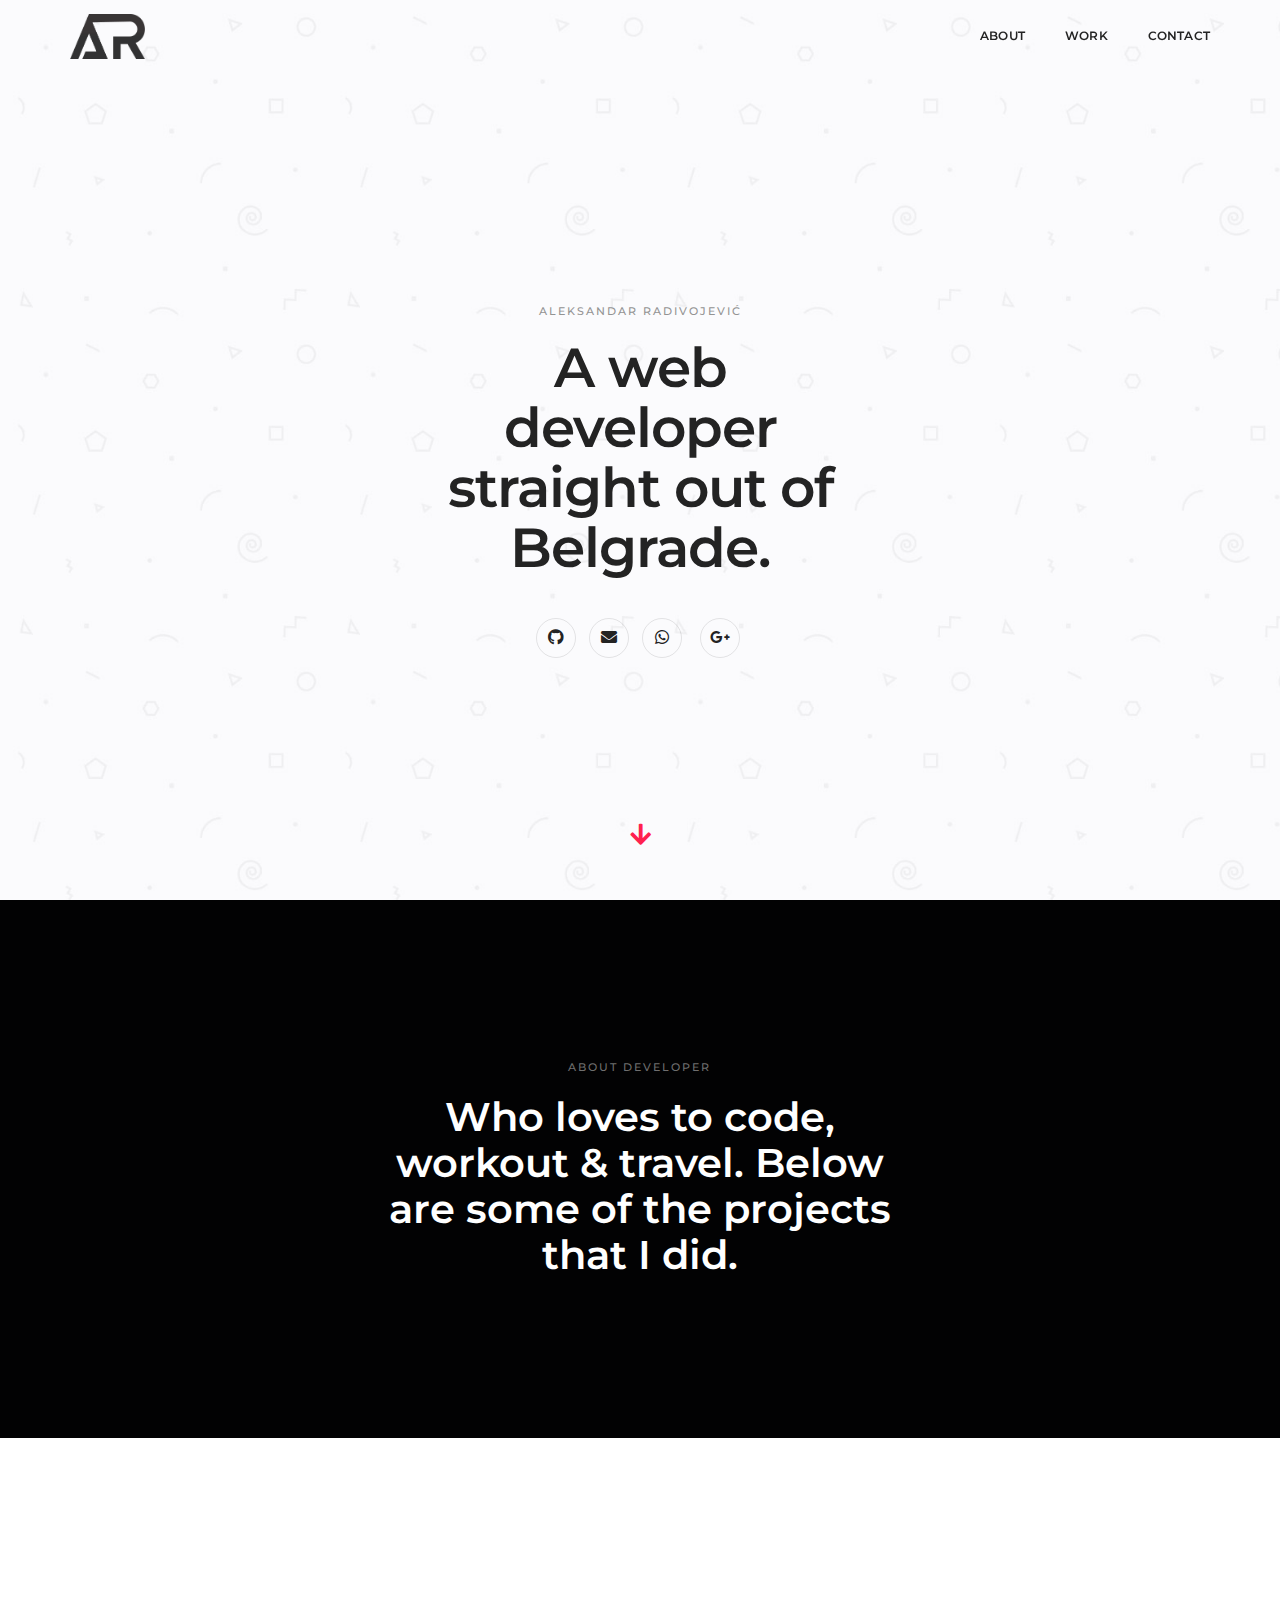
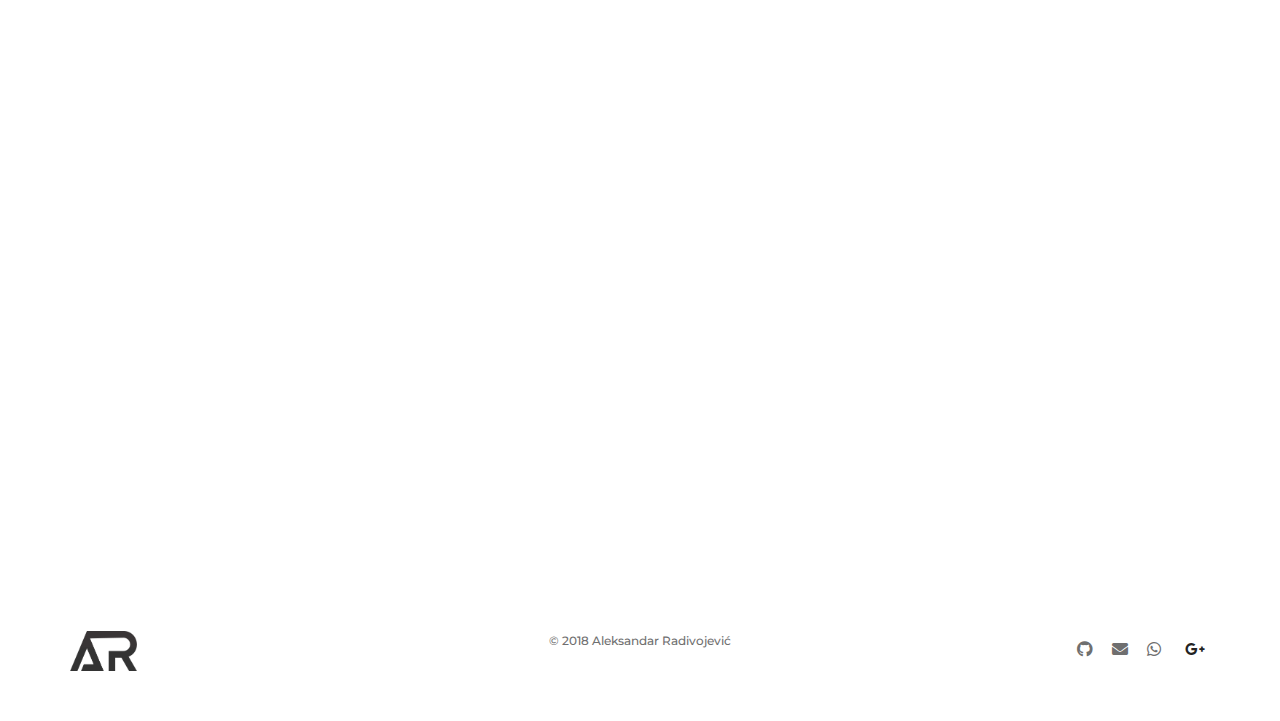
<file: index.html>
<!doctype html>
<html class="no-js" lang="en">

<head>
    <!-- title -->
    <title>Hello (:</title>
    <meta charset="utf-8">
    <meta http-equiv="X-UA-Compatible" content="IE=edge" />
    <meta name="viewport" content="width=device-width,initial-scale=1.0,maximum-scale=1" />
    <meta name="author" content="AR">
    <!-- favicon -->
    <link rel="icon" type="image/x-icon" href="favicon.ico" />
    <link rel="apple-touch-icon" sizes="180x180" href="/apple-touch-icon.png">
    <link rel="icon" type="image/png" sizes="32x32" href="/favicon-32x32.png">
    <link rel="icon" type="image/png" sizes="16x16" href="/favicon-16x16.png">
    <link rel="manifest" href="/site.webmanifest">
    <link rel="mask-icon" href="/safari-pinned-tab.svg" color="#5bbad5">
    <meta name="msapplication-TileColor" content="#da532c">
    <meta name="theme-color" content="#ffffff">
    <!-- animation -->
    <link rel="stylesheet" href="css/animate.css" />
    <!-- bootstrap -->
    <link rel="stylesheet" href="css/bootstrap.min.css" />
    <!-- font-awesome icon -->
    <link rel="stylesheet" href="css/font-awesome.min.css" />
    <!-- bootsnav -->
    <link rel="stylesheet" href="css/bootsnav.css">
    <!-- style -->
    <link rel="stylesheet" href="css/style.css" />
    <!-- responsive css -->
    <link rel="stylesheet" href="css/responsive.css" />
    <!--[if IE]>
            <script src="js/html5shiv.js"></script>
        <![endif]-->
</head>

<body class="width-100">
    <!-- start header -->
    <header>
        <!-- start navigation -->
        <nav class="navbar navbar-default bootsnav navbar-top header-light bg-transparent nav-box-width black-link">
            <div class="container nav-header-container">
                <div class="row">
                    <!-- start logo -->
                    <div class="col-md-2 col-sm-3 col-xs-8 pull-left">
                        <a href="index.html">
                            <img class="logo" src="images/logo.png" data-rjs="images/logo.png" alt="AR logo">
                        </a>
                    </div>
                    <!-- end logo -->
                    <div class="col-md-7 col-xs-2 width-auto pull-right accordion-menu">
                        <button type="button" class="navbar-toggle collapsed pull-right" data-toggle="collapse" data-target="#navbar-collapse-toggle-1">
                            <span class="sr-only">toggle navigation</span>
                            <span class="icon-bar"></span>
                            <span class="icon-bar"></span>
                            <span class="icon-bar"></span>
                        </button>
                        <div class="navbar-collapse collapse pull-right" id="navbar-collapse-toggle-1">
                            <ul class="nav navbar-nav navbar-left panel-group no-margin alt-font font-weight-700">
                                <li>
                                    <a href="index.html#about" class="inner-link">About</a>
                                </li>
                                <li>
                                    <a href="index.html#work" class="inner-link">Work</a>
                                </li>
                                <li>
                                    <a href="index.html#contact" class="inner-link">Contact</a>
                                </li>
                            </ul>
                        </div>
                    </div>
                </div>
            </div>
        </nav>
    </header>
    <!-- end header -->
    <!-- start hero section -->
    <section class="wow fadeIn no-padding one-fourth-screen position-relative xs-background-image-center" id="hero">
        <div class="container">
            <div class="row height-100">
                <div class="slider-typography">
                    <div class="slider-text-middle-main">
                        <div class="slider-text-middle">
                            <div class="col-lg-4 col-md-8 col-sm-10 col-xs-12 center-col pt-80 text-center">
                                <span class="text-extra-small alt-font letter-spacing-2 text-uppercase margin-20px-bottom display-inline-block text-medium-gray">Aleksandar Radivojević</span>
                                <h2 class="font-weight-600 alt-font margin-40px-bottom sm-margin-20px-bottom text-extra-dark-gray letter-spacing-minus-1">A web developer straight out of Belgrade.</h2>
                                <div class="social-icon-style-4">
                                    <ul class="small-icon">
                                        <li>
                                            <a class="instagram" href="https://github.com/aleksandar-radivojevic" target="_blank">
                                                <i class="fab fa-github"></i>
                                                <span></span>
                                            </a>
                                        </li>
                                        <li>
                                            <a class="twitter" href="mailto:alekzendercode@gmail.com">
                                                <i class="fas fa-envelope"></i>
                                                <span></span>
                                            </a>
                                        </li>
                                        <li>
                                            <a class="vine" href="https://wa.me/381616001170" target="_blank">
                                                <i class="fab fa-whatsapp" aria-hidden="true"></i>
                                                <span></span>
                                            </a>
                                        </li>
                                        <li>
                                            <a class="google text-extra-dark-gray margin-5px-lr" href="https://plus.google.com/u/0/103464872528743928721"
                                                target="_blank">
                                                <i class="fab fa-google-plus-g"></i>
                                                <span></span>
                                            </a>
                                        </li>
                                    </ul>
                                </div>
                            </div>
                        </div>
                        <div class="down-section text-center">
                            <a href="index.html#about-dev" class="inner-link">
                                <i class="fas fa-arrow-down icon-small text-deep-pink"></i>
                            </a>
                        </div>
                    </div>
                </div>
            </div>
        </div>
    </section>
    <!-- end hero section -->
    <!-- about agency section -->
    <section id="about-dev" class="big-section wow fadeIn">
        <div class="container-fluid">
            <div class="row">
                <div class="col-lg-5 col-md-8 col-sm-10 col-xs-12 center-col text-center">
                    <div class="alt-font margin-20px-bottom sm-margin-20px-bottom text-uppercase text-extra-small letter-spacing-2">About Developer</div>
                    <h4 class="alt-font font-weight-600 text-white no-margin-bottom">Who loves to code, workout & travel. Below are some of the projects that I did.</h4>
                </div>
            </div>
        </div>
    </section>
    <section class="no-padding wow fadeIn" id="work">
        <div class="container-fluid no-padding">
            <div class="row no-margin">
                <div class="filter-content overflow-hidden">
                    <ul class="portfolio-grid work-4col hover-option">
                        <li class="grid-sizer"></li>
                        <!-- start portfolio item -->
                        <li class="grid-item wow zoomIn" data-wow-delay="0.6s">
                            <a href="http://www.carsija.rs/" target="_blank">
                                <figure>
                                    <div class="portfolio-img bg-deep-pink">
                                        <img src="images/vranje2.jpg" alt="" />
                                    </div>
                                    <figcaption>
                                        <div class="portfolio-hover-main text-left">
                                            <div class="portfolio-hover-box vertical-align-bottom">
                                                <div class="portfolio-hover-content position-relative last-paragraph-no-margin">
                                                    <div class="bg-black margin-25px-bottom separator-line-horrizontal-medium-light2"></div>
                                                    <span class="font-weight-600 line-height-normal alt-font text-white text-uppercase margin-one-half-bottom display-block">Carsija Vranje</span>
                                                    <p class="text-white text-uppercase text-extra-small">Marketing and website development</p>
                                                </div>
                                            </div>
                                        </div>
                                    </figcaption>
                                </figure>
                            </a>
                        </li>
                        <!-- end portfolio item -->
                        <!-- start portfolio item -->
                        <li class="grid-item wow zoomIn" data-wow-delay="0.2s">
                            <a href="http://www.picerijasavoca.com/" target="_blank">
                                <figure>
                                    <div class="portfolio-img bg-deep-pink">
                                        <img src="images/bb.jpg" alt="" />
                                    </div>
                                    <figcaption>
                                        <div class="portfolio-hover-main text-left">
                                            <div class="portfolio-hover-box vertical-align-bottom">
                                                <div class="portfolio-hover-content position-relative last-paragraph-no-margin">
                                                    <div class="bg-black margin-25px-bottom separator-line-horrizontal-medium-light2"></div>
                                                    <span class="font-weight-600 line-height-normal alt-font text-white text-uppercase margin-one-half-bottom display-block">Savoca</span>
                                                    <p class="text-white text-uppercase text-extra-small">Website development</p>
                                                </div>
                                            </div>
                                        </div>
                                    </figcaption>
                                </figure>
                            </a>
                        </li>
                        <!-- end portfolio item -->
                        <!-- start portfolio item -->

                        <li class="grid-item wow zoomIn" data-wow-delay="0.4s">
                            <a href="http://www.odisej-jagodina.com/" target="_blank">
                                <figure>
                                    <div class="portfolio-img bg-deep-pink">
                                        <img src="images/odisej.jpg" alt="" />
                                    </div>
                                    <figcaption>
                                        <div class="portfolio-hover-main text-left">
                                            <div class="portfolio-hover-box vertical-align-bottom">
                                                <div class="portfolio-hover-content position-relative last-paragraph-no-margin">
                                                    <div class="bg-black margin-25px-bottom separator-line-horrizontal-medium-light2"></div>
                                                    <span class="font-weight-600 line-height-normal alt-font text-white text-uppercase margin-one-half-bottom display-block">Odisej Travel&Service Plus</span>
                                                    <p class="text-white text-uppercase text-extra-small">Website development and Marketing</p>
                                                </div>
                                            </div>
                                        </div>
                                    </figcaption>
                                </figure>
                            </a>
                        </li>
                        <!-- end portfolio item -->
                        <!-- start portfolio item -->
                        <li class="grid-item wow zoomIn" data-wow-delay="0.4s">
                            <a href="https://balonibeograd.rs/" target="_blank">
                                <figure>
                                    <div class="portfolio-img bg-deep-pink">
                                        <img src="images/ecco.jpg" alt="" />
                                    </div>
                                    <figcaption>
                                        <div class="portfolio-hover-main text-left">
                                            <div class="portfolio-hover-box vertical-align-bottom">
                                                <div class="portfolio-hover-content position-relative last-paragraph-no-margin">
                                                    <div class="bg-black margin-25px-bottom separator-line-horrizontal-medium-light2"></div>
                                                    <span class="font-weight-600 line-height-normal alt-font text-white text-uppercase margin-one-half-bottom display-block">Baloni Beograd</span>
                                                    <p class="text-white text-uppercase text-extra-small">My first project</p>
                                                </div>
                                            </div>
                                        </div>
                                    </figcaption>
                                </figure>
                            </a>
                        </li>
                        <!-- end portfolio item -->
                        <!-- start portfolio item -->
                        <li class="grid-item wow zoomIn">
                            <a href="http://harryerherald.com/" target="_blank">
                                <figure>
                                    <div class="portfolio-img bg-deep-pink">
                                        <img src="images/hh.jpg" alt="" />
                                    </div>
                                    <figcaption>
                                        <div class="portfolio-hover-main text-left">
                                            <div class="portfolio-hover-box vertical-align-bottom">
                                                <div class="portfolio-hover-content position-relative last-paragraph-no-margin">
                                                    <div class="bg-black margin-25px-bottom separator-line-horrizontal-medium-light2"></div>
                                                    <span class="font-weight-600 line-height-normal alt-font text-white text-uppercase margin-one-half-bottom display-block">Harryer Herald</span>
                                                    <p class="text-white text-uppercase text-extra-small">Website development</p>
                                                </div>
                                            </div>
                                        </div>
                                    </figcaption>
                                </figure>
                            </a>
                        </li>
                        <!-- end portfolio item -->
                        <!-- start portfolio item -->
                        <li class="grid-item wow zoomIn">
                            <a href="http://globalcapfunding.com" target="_blank">
                                <figure>
                                    <div class="portfolio-img bg-deep-pink">
                                        <img src="images/gcf.jpg" alt="" />
                                    </div>
                                    <figcaption>
                                        <div class="portfolio-hover-main text-left">
                                            <div class="portfolio-hover-box vertical-align-bottom">
                                                <div class="portfolio-hover-content position-relative last-paragraph-no-margin">
                                                    <div class="bg-black margin-25px-bottom separator-line-horrizontal-medium-light2"></div>
                                                    <span class="font-weight-600 line-height-normal alt-font text-white text-uppercase margin-one-half-bottom display-block">Global Cap Funding</span>
                                                    <p class="text-white text-uppercase text-extra-small">Website development</p>
                                                </div>
                                            </div>
                                        </div>
                                    </figcaption>
                                </figure>
                            </a>
                        </li>
                        <!-- end portfolio item -->
                        <!-- start portfolio item -->
                        <li class="grid-item wow zoomIn" data-wow-delay="0.2s">
                            <a href="http://isupportvaping.com/" target="_blank">
                                <figure>
                                    <div class="portfolio-img bg-deep-pink">
                                        <img src="images/isv2.jpg" alt="" />
                                    </div>
                                    <figcaption>
                                        <div class="portfolio-hover-main text-left">
                                            <div class="portfolio-hover-box vertical-align-bottom">
                                                <div class="portfolio-hover-content position-relative last-paragraph-no-margin">
                                                    <div class="bg-black margin-25px-bottom separator-line-horrizontal-medium-light2"></div>
                                                    <span class="font-weight-600 line-height-normal alt-font text-white text-uppercase margin-one-half-bottom display-block">I Support Vaping</span>
                                                    <p class="text-white text-uppercase text-extra-small">Website development</p>
                                                </div>
                                            </div>
                                        </div>
                                    </figcaption>
                                </figure>
                            </a>
                        </li>

                        <!-- end portfolio item -->
                    </ul>
                </div>
            </div>
        </div>
    </section>
    <section class="wow fadeIn" id="about">
        <div class="container">
            <div class="row">
                <div class="col-lg-6 pull-right col-md-12 col-sm-12 col-xs-12 no-padding display-table sm-text-center xs-no-margin-top sm-margin-100px-bottom md-margin-100px-bottom xs-margin-80px-bottom  wow fadeIn"
                    data-wow-delay="0.4s">
                    <div class="display-table-cell vertical-align-middle padding-twelve-lr md-padding-15px-lr xs-text-center xs-padding-ten-lr xs-padding-ten-top xs-margin-20px-bottom width-100">
                        <h4 class="font-weight-600 alt-font text-extra-dark-gray letter-spacing-minus-1">This guy is looking awesome, who is he?</h4>
                        <p class="text-medium font-weight-400">
                            <span class="font-weight-600"></span>Hello there, my name is Aleksandar and I'm 23 years old. I consider myself as a positive
                            and outgoing person. I like to keep things nice and simple. Also I'm really into all kinds of
                            sports, so don't get suprised if I get off my chair and start doing push ups in the middle of
                            the office. :D </p>
                        <p class="text-medium font-weight-400">I possess excelent problem-solving skills and solving problems is the challenge that I enjoy the
                            most in programming. Beside that, I also have a good eye for design. I'm looking for an opportunity to work for a well-established organization
                            that appreciates dedication and hard work. </p>
                        <div id="buttons">
                            <a href="/images/ar_resume.pdf" download class="btn btn-small btn-rounded btn-deep-pink wow fadeInUp xs-margin-10px-bottom">Download CV</a>
                            <a href="index.html#contact" class="btn btn-rounded btn-small hire-btn inner-link">Hire me
                                <i class="fas fa-long-arrow-alt-right margin-5px-left text-deep-pink text-medium position-relative top-2"
                                    aria-hidden="true"></i>
                            </a>
                        </div>
                    </div>
                </div>
                <div class="col-lg-3 col-md-6 col-sm-6 col-xs-12 text-center display-table xs-margin-15px-bottom margin-35px-top wow fadeIn">
                    <div class="display-table-cell vertical-align-middle">
                        <img src="images/image-1.jpg" alt="" class="width-100">
                    </div>
                </div>
                <div class="col-lg-3 col-md-6 col-sm-6 col-xs-12 margin-35px-top text-center display-table wow fadeIn" data-wow-delay="0.2s">
                    <div class="display-table-cell vertical-align-middle">
                        <img src="images/image-2.jpg" alt="" class="width-100">
                    </div>
                </div>
            </div>
        </div>
    </section>

    <section class="wow fadeIn" id="start-your-project">
        <div class="container" id="contact">
            <div class="row">
                <div class="col-md-8 col-sm-12 col-xs-12 text-center center-col sm-margin-40px-bottom xs-margin-30px-bottom">
                    <span class="alt-font text-small text-uppercase">I would love to work with you</span>
                    <h2 class="contact-heading alt-font font-weight-600 letter-spacing-minus-1 text-extra-dark-gray">Don't be shy, drop me a line.</h2>
                    <div class="mail margin-85px-bottom">
                        <span class="alt-font"> alekzendercode@gmail.com</span>
                        <span class=" alt-font margin-25px-left"> nikobelic@hotmail.rs</span>
                    </div>
                </div>
                <iframe name="votar" style="display: none;"></iframe>
                <div class="col-md-8 center-col" id="success-form"></div>
                <form target="votar" action="send_form_email.php" id="contact-form-2" method="post">
                    <div class="row">
                        <div class="col-md-8 wow fadeIn center-col text-center">
                            <input type="text" name="name" id="name" placeholder="Name" class="input-border-bottom">
                            <input type="email" name="email" id="email" placeholder="E-mail" class="input-border-bottom" required>
                            <input type="text" id="subject" name="subject" placeholder="Subject" class="input-border-bottom">
                            <textarea name="message" id="message" placeholder="Your Message" class="input-border-bottom" required></textarea>
                            <button name="submit" type="submit" id="submit" class="btn btn-large btn-deep-pink margin-30px-top xs-margin-ten-top">
                                Send message</button>
                        </div>
                    </div>
                </form>
            </div>
    </section>
    <!-- end form section -->

    <!-- start footer -->
    <footer class="footer-strip padding-50px-tb xs-padding-30px-tb">
        <div class="container">
            <div class="row equalize xs-equalize-auto">
                <!-- start logo -->
                <div class="col-md-3 col-sm-3 col-xs-12 display-table sm-text-center xs-margin-20px-bottom">
                    <div class="display-table-cell vertical-align-middle">
                        <a href="index.html">
                            <img class="footer-logo" src="images/logo.png" data-rjs="images/logo.png">
                        </a>
                    </div>
                </div>
                <!-- end logo -->
                <!-- start copyright -->
                <div class="col-md-6 col-sm-6 col-xs-12 text-center text-small alt-font display-table xs-margin-10px-bottom sm-text-center">
                    <div class="display-table-cell vertical-align-middle">
                        &copy; 2018 Aleksandar Radivojević</a>
                    </div>
                </div>
                <!-- end copyright -->
                <!-- start social media -->
                <div class="col-md-3 col-sm-3 col-xs-12 display-table  text-right sm-text-center">
                    <div class="display-table-cell vertical-align-middle">
                        <div class="social-icon-style-8 display-inline-block vertical-align-middle">
                            <ul class="small-icon no-margin-bottom">
                                <li>
                                    <a class="instagram" href="https://github.com/radivojevic-aleksandar" target="_blank">
                                        <i class="fab fa-github"></i>
                                    </a>
                                </li>
                                <li>
                                    <a class="twitter" href="mailto:alekzendercode@gmail.com" target="_blank">
                                        <i class="fas fa-envelope"></i>
                                    </a>
                                </li>
                                <li>
                                    <a class="vine" href="https://wa.me/381616001170" target="_blank">
                                        <i class="fab fa-whatsapp" aria-hidden="true"></i>
                                    </a>
                                </li>
                                <li>
                                    <a class="google text-extra-dark-gray margin-5px-lr" href="https://plus.google.com/u/0/103464872528743928721"
                                        target="_blank">
                                        <i class="fab fa-google-plus-g"></i>
                                    </a>
                                </li>
                            </ul>
                        </div>
                    </div>
                </div>
                <!-- end social media -->
            </div>
        </div>
    </footer>
    <!-- end footer -->

    <a class="scroll-top-arrow" href="javascript:void(0);">
        <i class="fas fa-arrow-up"></i>
    </a>

    <!-- javascript libraries -->
    <script type="text/javascript" src="js/jquery.js"></script>
    <script type="text/javascript" src="js/bootstrap.min.js"></script>
    <script type="text/javascript" src="js/smooth-scroll.js"></script>
    <script type="text/javascript" src="js/equalize.min.js"></script>
    <!-- menu navigation -->
    <script type="text/javascript" src="js/bootsnav.js"></script>
    <script type="text/javascript" src="js/jquery.nav.js"></script>
    <!-- animation -->
    <script type="text/javascript" src="js/wow.min.js"></script>
    <!-- page scroll -->
    <script type="text/javascript" src="js/page-scroll.js"></script>
    <!-- portfolio with shorting tab -->
    <script type="text/javascript" src="js/isotope.pkgd.min.js"></script>
    <!-- images loaded -->
    <script type="text/javascript" src="js/imagesloaded.pkgd.min.js"></script>
    <!-- pull menu -->
    <script type="text/javascript" src="js/classie.js"></script>
    <script type="text/javascript" src="js/hamburger-menu.js"></script>
    <script type="text/javascript" src="js/main.js"></script>
</body>

</html>
</file>
<file: css/responsive.css>
@media (min-width: 992px) {
    .feature-box-14 > div:nth-child(even) { border-bottom: 0}
    .feature-box-14 > div:nth-child(odd) { border-bottom: 0}

    /*top logo*/
    .navbar-brand-top .navbar-collapse.collapse.display-inline-block { display: inline-block !important; vertical-align: middle;}
    .navbar-brand-top .nav-header-container { text-align: center;}
    .navbar-brand-top .nav-header-container .row { display: block !important; display: block !important; display: block !important;}
    .navbar-brand-top .brand-top-menu-right { vertical-align: middle; position: relative; }
    .navbar.navbar-brand-top .row > div:first-child { flex: inherit;}
}
@media (min-width: 768px) {
    .feature-box-14 > div:nth-last-child(2) { border-bottom: 0}
}

@media (max-width: 1500px) {
    /* sidebar navigation */
    .sidebar-wrapper .container {width: 1000px;}

    /* blog post style 2 */
    .blog-post.blog-post-style2 .author span { padding-left: 10px;}

    /* homepage 14 */
    .right-image { width: 70%; }
}

@media (max-width: 1400px) {
    .head-text {font-size: 60px; line-height: 70px;}
    .banner-style2 figcaption {width: 70%;}
    .banner-style1 figure figcaption img {width: 100px;}
    .banner-style1 figure:hover figcaption p {height: 150px}
    .feature-box.feature-box-17 .box .content {top: 40px;}
}

@media (max-width: 1300px) {
    /* sidebar navigation */
    .sidebar-wrapper .container {width: 830px;}

    /* feature box style 7 */
    .feature-box.feature-box-7 div:first-child .box {border-left: medium none}

    /* feature box style 4 */
    .grid-item.feature-box-4 figure figcaption {width: 90%; padding: 0 0 15px 30px}

    /* menu center */
    .menu-center .header-social-icon a i, .menu-center .header-searchbar a i {margin: 0 8px;}
    .menu-center .header-social-icon {padding-left: 10px}
    .menu-center .header-searchbar { padding-left: 0; padding-right: 5px;}
    .menu-center .header-social-icon {margin-left: 0}

    /* sidebar nav style 2 */
    .left-nav-sidebar .container {width: 1070px;}
}

@media (max-width: 1250px) {
    /*skillbar bar style2*/
    .box-layout .skillbar-bar-style2 .skillbar {width: 75%}
}

@media (max-width: 1199px) {
    .panel-group * { transition-timing-function: none; -moz-transition-timing-function: none; -webkit-transition-timing-function: none; -o-transition-timing-function: none; transition-duration: 0s; -ms-transition-timing-function: none; -moz-transition-duration: 0s; -webkit-transition-duration: 0s; -o-transition-duration: 0s; }
    section {padding: 90px 0}

    /* typography */
    h1, h2, h3, h4, h5, h6 {margin:0 0 22px; padding:0; letter-spacing: 0; font-weight: 400;}
    h1 {font-size:65px; line-height: 65px;}
    h2 {font-size:50px; line-height:55px}
    h3 {font-size:42px; line-height:48px}
    h4 {font-size:35px; line-height:41px}
    h5 {font-size:27px; line-height:32px}
    h6 {font-size:22px; line-height:27px}

    /*text-alignment*/
    .md-text-center {text-align: center;}
    .md-text-left {text-align: left;}
    .md-text-right {text-align: right;}

    /*float*/
    .md-float-left{float: left !important}
    .md-float-right{float: right !important}
    .md-float-none{float: none !important}

    /* verticle align */
    .md-vertical-align-middle {vertical-align: middle ;}
    .md-vertical-align-top {vertical-align: top ;}
    .md-vertical-align-bottom {vertical-align: bottom ;}

    /* image position*/ 
    .md-background-image-left { background-position: left;}
    .md-background-image-right { background-position: right;}
    .md-background-image-center{ background-position: center;}

    /* margin */
    .md-margin-one-all {margin:1%;}
    .md-margin-one-half-all {margin:1.5%;}
    .md-margin-two-all {margin:2%;}
    .md-margin-two-half-all {margin:2.5%;}
    .md-margin-three-all {margin:3%;}
    .md-margin-three-half-all {margin:3.5%;}
    .md-margin-four-all {margin:4%;}
    .md-margin-four-half-all {margin:4.5%;}
    .md-margin-five-all {margin:5%;}
    .md-margin-five-half-all {margin:5.5%;}
    .md-margin-six-all {margin:6%;}
    .md-margin-six-half-all {margin:6.5%;}
    .md-margin-seven-all {margin:7%;}
    .md-margin-seven-half-all {margin:7.5%;}
    .md-margin-eight-all {margin:8%;}
    .md-margin-eight-half-all {margin:8.5%;}
    .md-margin-nine-all {margin:9%;}
    .md-margin-nine-half-all {margin:9.5%;}
    .md-margin-ten-all {margin:10%;}
    .md-margin-ten-half-all {margin:10.5%;}
    .md-margin-eleven-all {margin:11%;}
    .md-margin-eleven-half-all {margin:11.5%;}
    .md-margin-twelve-all {margin:12%;}
    .md-margin-twelve-half-all {margin:12.5%;}
    .md-margin-thirteen-all {margin:13%;}
    .md-margin-thirteen-half-all {margin:13.5%;}
    .md-margin-fourteen-all {margin:14%;}
    .md-margin-fourteen-half-all {margin:14.5%;}
    .md-margin-fifteen-all {margin:15%;}
    .md-margin-fifteen-half-all {margin:15.5%;}
    .md-margin-sixteen-all {margin:16%;}
    .md-margin-sixteen-half-all {margin:16.5%;}
    .md-margin-seventeen-all {margin:17%;}
    .md-margin-seventeen-half-all {margin:17.5%;}
    .md-margin-eighteen-all {margin:18%;}
    .md-margin-eighteen-half-all {margin:18.5%;}
    .md-margin-nineteen-all {margin:19%;}
    .md-margin-nineteen-half-all {margin:19.5%;}
    .md-margin-twenty-all {margin:20%;}
    .md-margin-twenty-half-all {margin:20.5%;}
    .md-margin-twenty-one-all {margin:21%;}
    .md-margin-twenty-one-half-all {margin:21.5%;}
    .md-margin-twenty-two-all {margin:22%;}
    .md-margin-twenty-two-half-all {margin:22.5%;}
    .md-margin-twenty-three-all {margin:23%;}
    .md-margin-twenty-three-half-all {margin:23.5%;}
    .md-margin-twenty-four-all {margin:24%;}
    .md-margin-twenty-four-half-all {margin:24.5%;}
    .md-margin-twenty-five-all {margin:25%;}
    .md-margin-5px-all {margin:5px !important}
    .md-margin-10px-all {margin:10px !important}
    .md-margin-15px-all {margin:15px !important}
    .md-margin-20px-all {margin:20px !important}
    .md-margin-25px-all {margin:25px !important}
    .md-margin-30px-all {margin:30px !important}
    .md-margin-35px-all {margin:35px !important}
    .md-margin-40px-all {margin:40px !important}
    .md-margin-45px-all {margin:45px !important}
    .md-margin-50px-all {margin:50px !important}
    .md-margin-55px-all {margin:55px !important}
    .md-margin-60px-all {margin:60px !important}
    .md-margin-65px-all {margin:65px !important}
    .md-margin-70px-all {margin:70px !important}
    .md-margin-75px-all {margin:75px !important}
    .md-margin-80px-all {margin:80px !important}
    .md-margin-85px-all {margin:85px !important}
    .md-margin-90px-all {margin:90px !important}
    .md-margin-95px-all {margin:95px !important}
    .md-margin-100px-all {margin:100px !important}

    .md-no-margin {margin:0 !important}
    .md-no-margin-lr {margin-left: 0 !important; margin-right: 0 !important}
    .md-no-margin-tb {margin-top: 0 !important; margin-bottom: 0 !important}
    .md-no-margin-top {margin-top:0 !important}
    .md-no-margin-bottom {margin-bottom:0 !important}
    .md-no-margin-left {margin-left:0 !important}
    .md-no-margin-right {margin-right:0 !important}
    .md-margin-lr-auto {margin-left:auto !important; margin-right:auto !important}
    .md-margin-auto {margin: 0 auto !important;}

    /* margin top */
    .md-margin-one-top {margin-top:1%;}
    .md-margin-one-half-top {margin-top:1.5%;}
    .md-margin-two-top {margin-top:2%;}
    .md-margin-two-half-top {margin-top:2.5%;}
    .md-margin-three-top {margin-top:3%;}
    .md-margin-three-half-top {margin-top:3.5%;}
    .md-margin-four-top {margin-top:4%;}
    .md-margin-four-half-top {margin-top:4.5%;}
    .md-margin-five-top {margin-top:5%;}
    .md-margin-five-half-top {margin-top:5.5%;}
    .md-margin-six-top {margin-top:6%;}
    .md-margin-six-half-top {margin-top:6.5%;}
    .md-margin-seven-top {margin-top:7%;}
    .md-margin-seven-half-top {margin-top:7.5%;}
    .md-margin-eight-top {margin-top:8%;}
    .md-margin-eight-half-top {margin-top:8.5%;}
    .md-margin-nine-top {margin-top:9%;}
    .md-margin-nine-half-top {margin-top:9.5%;}
    .md-margin-ten-top {margin-top:10%;}
    .md-margin-ten-half-top {margin-top:10.5%;}
    .md-margin-eleven-top {margin-top:11%;}
    .md-margin-eleven-half-top {margin-top:11.5%;}
    .md-margin-twelve-top {margin-top:12%;}
    .md-margin-twelve-half-top {margin-top:12.5%;}
    .md-margin-thirteen-top {margin-top:13%;}
    .md-margin-thirteen-half-top {margin-top:13.5%;}
    .md-margin-fourteen-top {margin-top:14%;}
    .md-margin-fourteen-half-top {margin-top:14.5%;}
    .md-margin-fifteen-top {margin-top:15%;}
    .md-margin-fifteen-half-top {margin-top:15.5%;}
    .md-margin-sixteen-top {margin-top:16%;}
    .md-margin-sixteen-half-top {margin-top:16.5%;}
    .md-margin-seventeen-top {margin-top:17%;}
    .md-margin-seventeen-half-top {margin-top:17.5%;}
    .md-margin-eighteen-top {margin-top:18%;}
    .md-margin-eighteen-half-top {margin-top:18.5%;}
    .md-margin-nineteen-top {margin-top:19%;}
    .md-margin-nineteen-half-top {margin-top:19.5%;}
    .md-margin-twenty-top {margin-top:20%;}
    .md-margin-twenty-half-top {margin-top:20.5%;}
    .md-margin-twenty-one-top {margin-top:21%;}
    .md-margin-twenty-one-half-top {margin-top:21.5%;}
    .md-margin-twenty-two-top {margin-top:22%;}
    .md-margin-twenty-two-half-top {margin-top:22.5%;}
    .md-margin-twenty-top {margin-top:23%;}
    .md-margin-twenty-half-top {margin-top:23.5%;}
    .md-margin-twenty-four-top {margin-top:24%;}
    .md-margin-twenty-four-half-top {margin-top:24.5%;}
    .md-margin-twenty-five-top {margin-top:25%;}
    .md-margin-5px-top {margin-top:5px !important;}
    .md-margin-10px-top {margin-top:10px !important;}
    .md-margin-15px-top {margin-top:15px !important;}
    .md-margin-20px-top {margin-top:20px !important;}
    .md-margin-25px-top {margin-top:25px !important;}
    .md-margin-30px-top {margin-top:30px !important;}
    .md-margin-35px-top {margin-top:35px !important;}
    .md-margin-40px-top {margin-top:40px !important;}
    .md-margin-45px-top {margin-top:45px !important;}
    .md-margin-50px-top {margin-top:50px !important;}
    .md-margin-55px-top {margin-top:55px !important;}
    .md-margin-60px-top {margin-top:60px !important;}
    .md-margin-65px-top {margin-top:65px !important;}
    .md-margin-70px-top {margin-top:70px !important;}
    .md-margin-75px-top {margin-top:75px !important;}
    .md-margin-80px-top {margin-top:80px !important;}
    .md-margin-85px-top {margin-top:85px !important;}
    .md-margin-90px-top {margin-top:90px !important;}
    .md-margin-95px-top {margin-top:95px !important;}
    .md-margin-100px-top {margin-top:100px !important;}

    /* margin bottom */
    .md-margin-one-bottom {margin-bottom:1%;}
    .md-margin-one-half-bottom {margin-bottom:1.5%;}
    .md-margin-two-bottom {margin-bottom:2%;}
    .md-margin-two-half-bottom {margin-bottom:2.5%;}
    .md-margin-three-bottom {margin-bottom:3%;}
    .md-margin-three-half-bottom {margin-bottom:3.5%;}
    .md-margin-four-bottom {margin-bottom:4%;}
    .md-margin-four-half-bottom {margin-bottom:4.5%;}
    .md-margin-five-bottom {margin-bottom:5%;}
    .md-margin-five-half-bottom {margin-bottom:5.5%;}
    .md-margin-six-bottom {margin-bottom:6%;}
    .md-margin-six-half-bottom {margin-bottom:6.5%;}
    .md-margin-seven-bottom {margin-bottom:7%;}
    .md-margin-seven-half-bottom {margin-bottom:7.5%;}
    .md-margin-eight-bottom {margin-bottom:8%;}
    .md-margin-eight-half-bottom {margin-bottom:8.5%;}
    .md-margin-nine-bottom {margin-bottom:9%;}
    .md-margin-nine-half-bottom {margin-bottom:9.5%;}
    .md-margin-ten-bottom {margin-bottom:10%;}
    .md-margin-ten-half-bottom {margin-bottom:10.5%;}
    .md-margin-eleven-bottom {margin-bottom:11%;}
    .md-margin-eleven-half-bottom {margin-bottom:11.5%;}
    .md-margin-twelve-bottom {margin-bottom:12%;}
    .md-margin-twelve-half-bottom {margin-bottom:12.5%;}
    .md-margin-thirteen-bottom {margin-bottom:13%;}
    .md-margin-thirteen-half-bottom {margin-bottom:13.5%;}
    .md-margin-fourteen-bottom {margin-bottom:14%;}
    .md-margin-fourteen-half-bottom {margin-bottom:14.5%;}
    .md-margin-fifteen-bottom {margin-bottom:15%;}
    .md-margin-fifteen-half-bottom {margin-bottom:15.5%;}
    .md-margin-sixteen-bottom {margin-bottom:16%;}
    .md-margin-sixteen-half-bottom {margin-bottom:16.5%;}
    .md-margin-seventeen-bottom {margin-bottom:17%;}
    .md-margin-seventeen-half-bottom {margin-bottom:17.5%;}
    .md-margin-eighteen-bottom {margin-bottom:18%;}
    .md-margin-eighteen-half-bottom {margin-bottom:18.5%;}
    .md-margin-nineteen-bottom {margin-bottom:19%;}
    .md-margin-nineteen-half-bottom {margin-bottom:19.5%;}
    .md-margin-twenty-bottom {margin-bottom:20%;}
    .md-margin-twenty-half-bottom {margin-bottom:20.5%;}
    .md-margin-twenty-one-bottom {margin-bottom:21%;}
    .md-margin-twenty-one-half-bottom {margin-bottom:21.5%;}
    .md-margin-twenty-two-bottom {margin-bottom:22%;}
    .md-margin-twenty-two-half-bottom {margin-bottom:22.5%;}
    .md-margin-twenty-three-bottom {margin-bottom:23%;}
    .md-margin-twenty-three-half-bottom {margin-bottom:23.5%;}
    .md-margin-twenty-five-bottom {margin-bottom:24%;}
    .md-margin-twenty-five-half-bottom {margin-bottom:24.5%;}
    .md-margin-twenty-five-bottom {margin-bottom:25%;}
    .md-margin-5px-bottom {margin-bottom:5px !important;}
    .md-margin-10px-bottom {margin-bottom:10px !important;}
    .md-margin-15px-bottom {margin-bottom:15px !important;}
    .md-margin-20px-bottom {margin-bottom:20px !important;}
    .md-margin-25px-bottom {margin-bottom:25px !important;}
    .md-margin-30px-bottom {margin-bottom:30px !important;}
    .md-margin-35px-bottom {margin-bottom:35px !important;}
    .md-margin-40px-bottom {margin-bottom:40px !important;}
    .md-margin-45px-bottom {margin-bottom:45px !important;}
    .md-margin-50px-bottom {margin-bottom:50px !important;}
    .md-margin-55px-bottom {margin-bottom:55px !important;}
    .md-margin-60px-bottom {margin-bottom:60px !important;}
    .md-margin-65px-bottom {margin-bottom:65px !important;}
    .md-margin-70px-bottom {margin-bottom:70px !important;}
    .md-margin-75px-bottom {margin-bottom:75px !important;}
    .md-margin-80px-bottom {margin-bottom:80px !important;}
    .md-margin-85px-bottom {margin-bottom:85px !important;}
    .md-margin-90px-bottom {margin-bottom:90px !important;}
    .md-margin-95px-bottom {margin-bottom:95px !important;}
    .md-margin-100px-bottom {margin-bottom:100px !important;}

    /* margin right */
    .md-margin-one-right {margin-right:1%;}
    .md-margin-one-half-right {margin-right:1.5%;}
    .md-margin-two-right {margin-right:2%;}
    .md-margin-two-half-right {margin-right:2.5%;}
    .md-margin-three-right {margin-right:3%;}
    .md-margin-three-half-right {margin-right:3.5%;}
    .md-margin-four-right {margin-right:4%;}
    .md-margin-four-half-right {margin-right:4.5%;}
    .md-margin-five-right {margin-right:5%;}
    .md-margin-five-half-right {margin-right:5.5%;}
    .md-margin-six-right {margin-right:6%;}
    .md-margin-six-half-right {margin-right:6.5%;}
    .md-margin-seven-right {margin-right:7%;}
    .md-margin-seven-half-right {margin-right:7.5%;}
    .md-margin-eight-right {margin-right:8%;}
    .md-margin-eight-half-right {margin-right:8.5%;}
    .md-margin-nine-right {margin-right:9%;}
    .md-margin-nine-half-right {margin-right:9.5%;}
    .md-margin-ten-right {margin-right:10%;}
    .md-margin-ten-half-right {margin-right:10.5%;}
    .md-margin-eleven-right {margin-right:11%;}
    .md-margin-eleven-half-right {margin-right:11.5%;}
    .md-margin-twelve-right {margin-right:12%;}
    .md-margin-twelve-half-right {margin-right:12.5%;}
    .md-margin-thirteen-right {margin-right:13%;}
    .md-margin-thirteen-half-right {margin-right:13.5%;}
    .md-margin-fourteen-right {margin-right:14%;}
    .md-margin-fourteen-half-right {margin-right:14.5%;}
    .md-margin-fifteen-right {margin-right:15%;}
    .md-margin-fifteen-half-right {margin-right:15.5%;}
    .md-margin-sixteen-right {margin-right:16%;}
    .md-margin-sixteen-half-right {margin-right:16.5%;}
    .md-margin-seventeen-right {margin-right:17%;}
    .md-margin-seventeen-half-right {margin-right:17.5%;}
    .md-margin-eighteen-right {margin-right:18%;}
    .md-margin-eighteen-half-right {margin-right:18.5%;}
    .md-margin-nineteen-right {margin-right:19%;}
    .md-margin-nineteen-half-right {margin-right:19.5%;}
    .md-margin-twenty-right {margin-right:20%;}
    .md-margin-twenty-half-right {margin-right:20.5%;}
    .md-margin-twenty-one-right {margin-right:21%;}
    .md-margin-twenty-one-half-right {margin-right:21.5%;}
    .md-margin-twenty-two-right {margin-right:22%;}
    .md-margin-twenty-two-half-right {margin-right:22.5%;}
    .md-margin-twenty-three-right {margin-right:23%;}
    .md-margin-twenty-three-half-right {margin-right:23.5%;}
    .md-margin-twenty-four-right {margin-right:24%;}
    .md-margin-twenty-four-half-right {margin-right:24.5%;}
    .md-margin-twenty-five-right {margin-right:25%;}
    .md-margin-10px-right {margin-right:10px !important;}
    .md-margin-15px-right {margin-right:15px !important;}
    .md-margin-20px-right {margin-right:20px !important;}
    .md-margin-25px-right {margin-right:25px !important;}
    .md-margin-30px-right {margin-right:30px !important;}
    .md-margin-35px-right {margin-right:35px !important;}
    .md-margin-40px-right {margin-right:40px !important;}
    .md-margin-45px-right {margin-right:45px !important;}
    .md-margin-50px-right {margin-right:50px !important;}
    .md-margin-55px-right {margin-right:55px !important;}
    .md-margin-60px-right {margin-right:60px !important;}
    .md-margin-65px-right {margin-right:65px !important;}
    .md-margin-70px-right {margin-right:70px !important;}
    .md-margin-75px-right {margin-right:75px !important;}
    .md-margin-80px-right {margin-right:80px !important;}
    .md-margin-85px-right {margin-right:85px !important;}
    .md-margin-90px-right {margin-right:90px !important;}
    .md-margin-95px-right {margin-right:95px !important;}
    .md-margin-100px-right {margin-right:100px !important;}

    /* margin left */
    .md-margin-one-left {margin-left:1%;}
    .md-margin-one-half-left {margin-left:1.5%;}
    .md-margin-two-left {margin-left:2%;}
    .md-margin-two-half-left {margin-left:2.5%;}
    .md-margin-three-left {margin-left:3%;}
    .md-margin-three-half-left {margin-left:3.5%;}
    .md-margin-four-left {margin-left:4%;}
    .md-margin-four-half-left {margin-left:4.5%;}
    .md-margin-five-left {margin-left:5%;}
    .md-margin-five-half-left {margin-left:5.5%;}
    .md-margin-six-left {margin-left:6%;}
    .md-margin-six-half-left {margin-left:6.5%;}
    .md-margin-seven-left {margin-left:7%;}
    .md-margin-seven-half-left {margin-left:7.5%;}
    .md-margin-eight-left {margin-left:8%;}
    .md-margin-eight-half-left {margin-left:8.5%;}
    .md-margin-nine-left {margin-left:9%;}
    .md-margin-nine-half-left {margin-left:9.5%;}
    .md-margin-ten-left {margin-left:10%;}
    .md-margin-ten-half-left {margin-left:10.5%;}
    .md-margin-eleven-left {margin-left:11%;}
    .md-margin-eleven-half-left {margin-left:11.5%;}
    .md-margin-twelve-left {margin-left:12%;}
    .md-margin-twelve-half-left {margin-left:12.5%;}
    .md-margin-thirteen-left {margin-left:13%;}
    .md-margin-thirteen-half-left {margin-left:13.5%;}
    .md-margin-fourteen-left {margin-left:14%;}
    .md-margin-fourteen-half-left {margin-left:14.5%;}
    .md-margin-fifteen-left {margin-left:15%;}
    .md-margin-fifteen-half-left {margin-left:15.5%;}
    .md-margin-sixteen-left {margin-left:16%;}
    .md-margin-sixteen-half-left {margin-left:16.5%;}
    .md-margin-seventeen-left {margin-left:17%;}
    .md-margin-seventeen-half-left {margin-left:17.5%;}
    .md-margin-eighteen-left {margin-left:18%;}
    .md-margin-eighteen-half-left {margin-left:18.5%;}
    .md-margin-nineteen-left {margin-left:19%;}
    .md-margin-nineteen-half-left {margin-left:19.5%;}
    .md-margin-twenty-left {margin-left:20%;}
    .md-margin-twenty-half-left {margin-left:20.5%;}
    .md-margin-twenty-one-left {margin-left:21%;}
    .md-margin-twenty-one-half-left {margin-left:21.5%;}
    .md-margin-twenty-two-left {margin-left:22%;}
    .md-margin-twenty-two-half-left {margin-left:22.5%;}
    .md-margin-twenty-three-left {margin-left:23%;}
    .md-margin-twenty-three-half-left {margin-left:23.5%;}
    .md-margin-twenty-four-left {margin-left:24%;}
    .md-margin-twenty-four-half-left {margin-left:24.5%;}
    .md-margin-twenty-five-left {margin-left:25%;}
    .md-margin-5px-left {margin-left:5px !important;}
    .md-margin-10px-left {margin-left:10px !important;}
    .md-margin-15px-left {margin-left:15px !important;}
    .md-margin-20px-left {margin-left:20px !important;}
    .md-margin-25px-left {margin-left:25px !important;}
    .md-margin-30px-left {margin-left:30px !important;}
    .md-margin-35px-left {margin-left:35px !important;}
    .md-margin-40px-left {margin-left:40px !important;}
    .md-margin-45px-left {margin-left:45px !important;}
    .md-margin-50px-left {margin-left:50px !important;}
    .md-margin-55px-left {margin-left:55px !important;}
    .md-margin-60px-left {margin-left:60px !important;}
    .md-margin-65px-left {margin-left:65px !important;}
    .md-margin-70px-left {margin-left:70px !important;}
    .md-margin-75px-left {margin-left:75px !important;}
    .md-margin-80px-left {margin-left:80px !important;}
    .md-margin-85px-left {margin-left:85px !important;}
    .md-margin-90px-left {margin-left:90px !important;}
    .md-margin-95px-left {margin-left:95px !important;}
    .md-margin-100px-left {margin-left:100px !important;}

    /* margin left right */
    .md-margin-one-lr {margin-left:1%; margin-right:1%;}
    .md-margin-one-half-lr {margin-left:1.5%; margin-right:1.5%;}
    .md-margin-two-lr {margin-left:2%; margin-right:2%;}
    .md-margin-two-half-lr {margin-left:2.5%; margin-right:2.5%;}
    .md-margin-three-lr {margin-left:3%; margin-right:3%;}
    .md-margin-three-half-lr {margin-left:3.5%; margin-right:3.5%;}
    .md-margin-four-lr {margin-left:4%; margin-right:4%;}
    .md-margin-four-half-lr {margin-left:4.5%; margin-right:4.5%;}
    .md-margin-five-lr {margin-left:5%; margin-right:5%;}
    .md-margin-five-half-lr {margin-left:5.5%; margin-right:5.5%;}
    .md-margin-six-lr {margin-left:6%; margin-right:6%;}
    .md-margin-six-half-lr {margin-left:6.5%; margin-right:6.5%;}
    .md-margin-seven-lr {margin-left:7%; margin-right:7%;}
    .md-margin-seven-half-lr {margin-left:7.5%; margin-right:7.5%;}
    .md-margin-eight-lr {margin-left:8%; margin-right:8%;}
    .md-margin-eight-half-lr {margin-left:8.5%; margin-right:8.5%;}
    .md-margin-nine-lr {margin-left:9%; margin-right:9%;}
    .md-margin-nine-half-lr {margin-left:9.5%; margin-right:9.5%;}
    .md-margin-ten-lr {margin-left:10%; margin-right:10%;}
    .md-margin-ten-half-lr {margin-left:10.5%; margin-right:10.5%;}
    .md-margin-eleven-lr {margin-left:11%; margin-right:11%;}
    .md-margin-eleven-half-lr {margin-left:11.5%; margin-right:11.5%;}
    .md-margin-twelve-lr {margin-left:12%; margin-right:12%;}
    .md-margin-twelve-half-lr {margin-left:12.5%; margin-right:12.5%;}
    .md-margin-thirteen-lr {margin-left:13%; margin-right:13%;}
    .md-margin-thirteen-half-lr {margin-left:13.5%; margin-right:13.5%;}
    .md-margin-fourteen-lr {margin-left:14%; margin-right:14%;}
    .md-margin-fourteen-half-lr {margin-left:14.5%; margin-right:14.5%;}
    .md-margin-fifteen-lr {margin-left:15%; margin-right:15%;}
    .md-margin-fifteen-half-lr {margin-left:15.5%; margin-right:15.5%;}
    .md-margin-sixteen-lr {margin-left:16%; margin-right:16%;}
    .md-margin-sixteen-half-lr {margin-left:16.5%; margin-right:16.5%;}
    .md-margin-seventeen-lr {margin-left:17%; margin-right:17%;}
    .md-margin-seventeen-half-lr {margin-left:17.5%; margin-right:17.5%;}
    .md-margin-eighteen-lr {margin-left:18%; margin-right:18%;}
    .md-margin-eighteen-half-lr {margin-left:18.5%; margin-right:18.5%;}
    .md-margin-nineteen-lr {margin-left:19%; margin-right:19%;}
    .md-margin-nineteen-half-lr {margin-left:19.5%; margin-right:19.5%;}
    .md-margin-twenty-lr {margin-left:20%; margin-right:20%;}
    .md-margin-twenty-half-lr {margin-left:20.5%; margin-right:20.5%;}
    .md-margin-twenty-one-lr {margin-left:21%; margin-right:21%;}
    .md-margin-twenty-one-half-lr {margin-left:21.5%; margin-right:21.5%;}
    .md-margin-twenty-two-lr {margin-left:22%; margin-right:22%;}
    .md-margin-twenty-two-half-lr {margin-left:22.5%; margin-right:22.5%;}
    .md-margin-twenty-three-lr {margin-left:23%; margin-right:23%;}
    .md-margin-twenty-three-half-lr {margin-left:23.5%; margin-right:23.5%;}
    .md-margin-twenty-four-lr {margin-left:24%; margin-right:24%;}
    .md-margin-twenty-four-half-lr {margin-left:24.5%; margin-right:24.5%;}
    .md-margin-twenty-five-lr {margin-left:25%; margin-right:25%;}
    .md-margin-5px-lr {margin-left:5px !important; margin-right:5px !important;}
    .md-margin-10px-lr {margin-left:10px !important; margin-right:10px !important;}
    .md-margin-15px-lr {margin-left:15px !important; margin-right:15px !important;}
    .md-margin-20px-lr {margin-left:20px !important; margin-right:20px !important;}
    .md-margin-25px-lr {margin-left:25px !important; margin-right:25px !important;}
    .md-margin-30px-lr {margin-left:30px !important; margin-right:30px !important;}
    .md-margin-35px-lr {margin-left:35px !important; margin-right:35px !important;}
    .md-margin-40px-lr {margin-left:40px !important; margin-right:40px !important;}
    .md-margin-45px-lr {margin-left:45px !important; margin-right:45px !important;}
    .md-margin-50px-lr {margin-left:50px !important; margin-right:50px !important;}
    .md-margin-55px-lr {margin-left:55px !important; margin-right:55px !important;}
    .md-margin-60px-lr {margin-left:60px !important; margin-right:60px !important;}
    .md-margin-65px-lr {margin-left:65px !important; margin-right:60px !important;}
    .md-margin-70px-lr {margin-left:70px !important; margin-right:65px !important;}
    .md-margin-75px-lr {margin-left:75px !important; margin-right:70px !important;}
    .md-margin-80px-lr {margin-left:80px !important; margin-right:75px !important;}
    .md-margin-85px-lr {margin-left:85px !important; margin-right:80px !important;}
    .md-margin-90px-lr {margin-left:90px !important; margin-right:85px !important;}
    .md-margin-95px-lr {margin-left:95px !important; margin-right:90px !important;}
    .md-margin-100px-lr {margin-left:100px !important; margin-right:100px !important;}

    /* margin top bottom */
    .md-margin-one-tb {margin-top:1%; margin-bottom:1%;}
    .md-margin-one-half-tb {margin-top:1.5%; margin-bottom:1.5%;}
    .md-margin-two-tb {margin-top:2%; margin-bottom:2%;}
    .md-margin-two-half-tb {margin-top:2.5%; margin-bottom:2.5%;}
    .md-margin-three-tb {margin-top:3%; margin-bottom:3%;}
    .md-margin-three-half-tb {margin-top:3.5%; margin-bottom:3.5%;}
    .md-margin-four-tb {margin-top:4%; margin-bottom:4%;}
    .md-margin-four-half-tb {margin-top:4.5%; margin-bottom:4.5%;}
    .md-margin-five-tb {margin-top:5%; margin-bottom:5%;}
    .md-margin-five-half-tb {margin-top:5.5%; margin-bottom:5.5%;}
    .md-margin-six-tb {margin-top:6%; margin-bottom:6%;}
    .md-margin-six-half-tb {margin-top:6.5%; margin-bottom:6.5%;}
    .md-margin-seven-tb {margin-top:7%; margin-bottom:7%;}
    .md-margin-seven-half-tb {margin-top:7.5%; margin-bottom:7.5%;}
    .md-margin-eight-tb {margin-top:8%; margin-bottom:8%;}
    .md-margin-eight-half-tb {margin-top:8.5%; margin-bottom:8.5%;}
    .md-margin-nine-tb {margin-top:9%; margin-bottom:9%;}
    .md-margin-nine-half-tb {margin-top:9.5%; margin-bottom:9.5%;}
    .md-margin-ten-tb {margin-top:10%; margin-bottom:10%;}
    .md-margin-ten-half-tb {margin-top:10.5%; margin-bottom:10.5%;}
    .md-margin-eleven-tb {margin-top:11%; margin-bottom:11%;}
    .md-margin-eleven-half-tb {margin-top:11.5%; margin-bottom:11.5%;}
    .md-margin-twelve-tb {margin-top:12%; margin-bottom:12%;}
    .md-margin-twelve-half-tb {margin-top:12.5%; margin-bottom:12.5%;}
    .md-margin-thirteen-tb {margin-top:13%; margin-bottom:13%;}
    .md-margin-thirteen-half-tb {margin-top:13.5%; margin-bottom:13.5%;}
    .md-margin-fourteen-tb {margin-top:14%; margin-bottom:14%;}
    .md-margin-fourteen-half-tb {margin-top:14.5%; margin-bottom:14.5%;}
    .md-margin-fifteen-tb {margin-top:15%; margin-bottom:15%;}
    .md-margin-fifteen-half-tb {margin-top:15.5%; margin-bottom:15.5%;}
    .md-margin-sixteen-tb {margin-top:16%; margin-bottom:16%;}
    .md-margin-sixteen-half-tb {margin-top:16.5%; margin-bottom:16.5%;}
    .md-margin-seventeen-tb {margin-top:17%; margin-bottom:17%;}
    .md-margin-seventeen-half-tb {margin-top:17.5%; margin-bottom:17.5%;}
    .md-margin-eighteen-tb {margin-top:18%; margin-bottom:18%;}
    .md-margin-eighteen-half-tb {margin-top:18.5%; margin-bottom:18.5%;}
    .md-margin-nineteen-tb {margin-top:19%; margin-bottom:19%;}
    .md-margin-nineteen-half-tb {margin-top:19.5%; margin-bottom:19.5%;}
    .md-margin-twenty-tb {margin-top:20%; margin-bottom:20%;}
    .md-margin-twenty-half-tb {margin-top:20.5%; margin-bottom:20.5%;}
    .md-margin-twenty-one-tb {margin-top:21%; margin-bottom:21%;}
    .md-margin-twenty-one-half-tb {margin-top:21.5%; margin-bottom:21.5%;}
    .md-margin-twenty-two-tb {margin-top:22%; margin-bottom:22%;}
    .md-margin-twenty-two-half-tb {margin-top:22.5%; margin-bottom:22.5%;}
    .md-margin-twenty-three-tb {margin-top:23%; margin-bottom:23%;}
    .md-margin-twenty-three-half-tb {margin-top:23.5%; margin-bottom:23.5%;}
    .md-margin-twenty-four-tb {margin-top:24%; margin-bottom:24%;}
    .md-margin-twenty-four-half-tb {margin-top:24.5%; margin-bottom:24.5%;}
    .md-margin-twenty-five-tb {margin-top:25%; margin-bottom:25%;}
    .md-margin-5px-tb {margin-top:5px !important; margin-bottom:5px !important;}
    .md-margin-10px-tb {margin-top:10px !important; margin-bottom:10px !important;}
    .md-margin-15px-tb {margin-top:15px !important; margin-bottom:15px !important;}
    .md-margin-20px-tb {margin-top:20px !important; margin-bottom:20px !important;}
    .md-margin-25px-tb {margin-top:25px !important; margin-bottom:25px !important;}
    .md-margin-30px-tb {margin-top:30px !important; margin-bottom:30px !important;}
    .md-margin-35px-tb {margin-top:35px !important; margin-bottom:35px !important;}
    .md-margin-40px-tb {margin-top:40px !important; margin-bottom:40px !important;}
    .md-margin-45px-tb {margin-top:45px !important; margin-bottom:45px !important;}
    .md-margin-50px-tb {margin-top:50px !important; margin-bottom:50px !important;}
    .md-margin-55px-tb {margin-top:55px !important; margin-bottom:55px !important;}
    .md-margin-60px-tb {margin-top:60px !important; margin-bottom:60px !important;}
    .md-margin-65px-tb {margin-top:65px !important; margin-bottom:60px !important;}
    .md-margin-70px-tb {margin-top:70px !important; margin-bottom:65px !important;}
    .md-margin-75px-tb {margin-top:75px !important; margin-bottom:70px !important;}
    .md-margin-80px-tb {margin-top:80px !important; margin-bottom:75px !important;}
    .md-margin-85px-tb {margin-top:85px !important; margin-bottom:80px !important;}
    .md-margin-90px-tb {margin-top:90px !important; margin-bottom:85px !important;}
    .md-margin-95px-tb {margin-top:95px !important; margin-bottom:90px !important;}
    .md-margin-100px-tb {margin-top:100px !important; margin-bottom:100px !important;}

    /* header padding top */
    .md-header-padding-top { padding-top: 82px;}
    .md-header-margin-top { margin-top: 80px;}

    /* padding */
    .md-no-padding {padding:0 !important}
    .md-no-padding-lr {padding-left: 0 !important; padding-right: 0 !important}
    .md-no-padding-tb {padding-top: 0 !important; padding-bottom: 0 !important}
    .md-no-padding-top {padding-top:0 !important}
    .md-no-padding-bottom {padding-bottom:0 !important}
    .md-no-padding-left {padding-left:0 !important}
    .md-no-padding-right {padding-right:0 !important}
    .md-padding-one-all {padding:1%;}
    .md-padding-one-half-all {padding:1.5%;}
    .md-padding-two-all {padding:2%;}
    .md-padding-two-half-all {padding:2.5%;}
    .md-padding-three-all {padding:3%;}
    .md-padding-three-half-all {padding:3.5%;}
    .md-padding-four-all {padding:4%;}
    .md-padding-four-half-all {padding:4.5%;}
    .md-padding-five-all {padding:5%;}
    .md-padding-five-half-all {padding:5.5%;}
    .md-padding-six-all {padding:6%;}
    .md-padding-six-half-all {padding:6.5%;}
    .md-padding-seven-all {padding:7%;}
    .md-padding-seven-half-all {padding:7.5%;}
    .md-padding-eight-all {padding:8%;}
    .md-padding-eight-half-all {padding:8.5%;}
    .md-padding-nine-all {padding:9%;}
    .md-padding-nine-half-all {padding:9.5%;}
    .md-padding-ten-all {padding:10%;}
    .md-padding-ten-half-all {padding:10.5%;}
    .md-padding-eleven-all {padding:11%;}
    .md-padding-eleven-half-all {padding:11.5%;}
    .md-padding-twelve-all {padding:12%;}
    .md-padding-twelve-half-all {padding:12.5%;}
    .md-padding-thirteen-all {padding:13%;}
    .md-padding-thirteen-half-all {padding:13.5%;}
    .md-padding-fourteen-all {padding:14%;}
    .md-padding-fourteen-half-all {padding:14.5%;}
    .md-padding-fifteen-all {padding:15%;}
    .md-padding-fifteen-half-all {padding:15.5%;}
    .md-padding-sixteen-all {padding:16%;}
    .md-padding-sixteen-half-all {padding:16.5%;}
    .md-padding-seventeen-all {padding:17%;}
    .md-padding-seventeen-half-all {padding:17.5%;}
    .md-padding-eighteen-all {padding:18%;}
    .md-padding-eighteen-half-all {padding:18.5%;}
    .md-padding-nineteen-all {padding:19%;}
    .md-padding-nineteen-half-all {padding:19.5%;}
    .md-padding-twenty-all {padding:20%;}
    .md-padding-twenty-half-all {padding:20.5%;}
    .md-padding-twenty-one-all {padding:21%;}
    .md-padding-twenty-one-half-all {padding:21.5%;}
    .md-padding-twenty-two-all {padding:22%;}
    .md-padding-twenty-two-half-all {padding:22.5%;}
    .md-padding-twenty-three-all {padding:23%;}
    .md-padding-twenty-three-half-all {padding:23.5%;}
    .md-padding-twenty-four-all {padding:24%;}
    .md-padding-twenty-four-half-all {padding:24.5%;}
    .md-padding-twenty-five-all {padding:25%;}
    .md-padding-5px-all {padding:5px !important;}
    .md-padding-10px-all {padding:10px !important;}
    .md-padding-15px-all {padding:15px !important;}
    .md-padding-20px-all {padding:20px !important;}
    .md-padding-25px-all {padding:25px !important;}
    .md-padding-30px-all {padding:30px !important;}
    .md-padding-35px-all {padding:35px !important;}
    .md-padding-40px-all {padding:40px !important;}
    .md-padding-45px-all {padding:45px !important;}
    .md-padding-50px-all {padding:50px !important;}
    .md-padding-55px-all {padding:55px !important;}
    .md-padding-60px-all {padding:60px !important;}
    .md-padding-65px-all {padding:65px !important;}
    .md-padding-70px-all {padding:70px !important;}
    .md-padding-75px-all {padding:75px !important;}
    .md-padding-80px-all {padding:80px !important;}
    .md-padding-85px-all {padding:85px !important;}
    .md-padding-90px-all {padding:90px !important;}
    .md-padding-95px-all {padding:95px !important;}
    .md-padding-100px-all {padding:100px !important;}

    /* padding top */
    .md-padding-one-top {padding-top:1%;}
    .md-padding-one-half-top {padding-top:1.5%;}
    .md-padding-two-top {padding-top:2%;}
    .md-padding-two-half-top {padding-top:2.5%;}
    .md-padding-three-top {padding-top:3%;}
    .md-padding-three-half-top {padding-top:3.5%;}
    .md-padding-four-top {padding-top:4%;}
    .md-padding-four-half-top {padding-top:4.5%;}
    .md-padding-five-top {padding-top:5%;}
    .md-padding-five-half-top {padding-top:5.5%;}
    .md-padding-six-top {padding-top:6%;}
    .md-padding-six-half-top {padding-top:6.5%;}
    .md-padding-seven-top {padding-top:7%;}
    .md-padding-seven-half-top {padding-top:7.5%;}
    .md-padding-eight-top {padding-top:8%;}
    .md-padding-eight-half-top {padding-top:8.5%;}
    .md-padding-nine-top {padding-top:9%;}
    .md-padding-nine-half-top {padding-top:9.5%;}
    .md-padding-ten-top {padding-top:10%;}
    .md-padding-ten-half-top {padding-top:10.5%;}
    .md-padding-eleven-top {padding-top:11%;}
    .md-padding-eleven-half-top {padding-top:11.5%;}
    .md-padding-twelve-top {padding-top:12%;}
    .md-padding-twelve-half-top {padding-top:12.5%;}
    .md-padding-thirteen-top {padding-top:13%;}
    .md-padding-thirteen-half-top {padding-top:13.5%;}
    .md-padding-fourteen-top {padding-top:14%;}
    .md-padding-fourteen-half-top {padding-top:14.5%;}
    .md-padding-fifteen-top {padding-top:15%;}
    .md-padding-fifteen-half-top {padding-top:15.5%;}
    .md-padding-sixteen-top {padding-top:16%;}
    .md-padding-sixteen-half-top {padding-top:16.5%;}
    .md-padding-seventeen-top {padding-top:17%;}
    .md-padding-seventeen-half-top {padding-top:17.5%;}
    .md-padding-eighteen-top {padding-top:18%;}
    .md-padding-eighteen-half-top {padding-top:18.5%;}
    .md-padding-nineteen-top {padding-top:19%;}
    .md-padding-nineteen-half-top {padding-top:19.5%;}
    .md-padding-twenty-top {padding-top:20%;}
    .md-padding-twenty-half-top {padding-top:20.5%;}
    .md-padding-twenty-one-top {padding-top:21%;}
    .md-padding-twenty-one-half-top {padding-top:21.5%;}
    .md-padding-twenty-two-top {padding-top:22%;}
    .md-padding-twenty-two-half-top {padding-top:22.5%;}
    .md-padding-twenty-three-top {padding-top:23%;}
    .md-padding-twenty-three-half-top {padding-top:23.5%;}
    .md-padding-twenty-four-top {padding-top:24%;}
    .md-padding-twenty-four-half-top {padding-top:24.5%;}
    .md-padding-twenty-five-top {padding-top:25%;}
    .md-padding-5px-top {padding-top:5px !important;}
    .md-padding-10px-top {padding-top:10px !important;}
    .md-padding-15px-top {padding-top:15px !important;}
    .md-padding-20px-top {padding-top:20px !important;}
    .md-padding-25px-top {padding-top:25px !important;}
    .md-padding-30px-top {padding-top:30px !important;}
    .md-padding-35px-top {padding-top:35px !important;}
    .md-padding-40px-top {padding-top:40px !important;}
    .md-padding-45px-top {padding-top:45px !important;}
    .md-padding-50px-top {padding-top:50px !important;}
    .md-padding-55px-top {padding-top:55px !important;}
    .md-padding-60px-top {padding-top:60px !important;}
    .md-padding-65px-top {padding-top:65px !important;}
    .md-padding-70px-top {padding-top:70px !important;}
    .md-padding-75px-top {padding-top:75px !important;}
    .md-padding-80px-top {padding-top:80px !important;}
    .md-padding-85px-top {padding-top:85px !important;}
    .md-padding-90px-top {padding-top:90px !important;}
    .md-padding-95px-top {padding-top:95px !important;}
    .md-padding-100px-top {padding-top:100px !important;}

    /* padding bottom */
    .md-padding-one-bottom {padding-bottom:1%;}
    .md-padding-one-half-bottom {padding-bottom:1.5%;}
    .md-padding-two-bottom {padding-bottom:2%;}
    .md-padding-two-half-bottom {padding-bottom:2.5%;}
    .md-padding-three-bottom {padding-bottom:3%;}
    .md-padding-three-half-bottom {padding-bottom:3.5%;}
    .md-padding-four-bottom {padding-bottom:4%;}
    .md-padding-four-half-bottom {padding-bottom:4.5%;}
    .md-padding-five-bottom {padding-bottom:5%;}
    .md-padding-five-half-bottom {padding-bottom:5.5%;}
    .md-padding-six-bottom {padding-bottom:6%;}
    .md-padding-six-half-bottom {padding-bottom:6.5%;}
    .md-padding-seven-bottom {padding-bottom:7%;}
    .md-padding-seven-half-bottom {padding-bottom:7.5%;}
    .md-padding-eight-bottom {padding-bottom:8%;}
    .md-padding-eight-half-bottom {padding-bottom:8.5%;}
    .md-padding-nine-bottom {padding-bottom:9%;}
    .md-padding-nine-half-bottom {padding-bottom:9.5%;}
    .md-padding-ten-bottom {padding-bottom:10%;}
    .md-padding-ten-half-bottom {padding-bottom:10.5%;}
    .md-padding-eleven-bottom {padding-bottom:11%;}
    .md-padding-eleven-half-bottom {padding-bottom:11.5%;}
    .md-padding-twelve-bottom {padding-bottom:12%;}
    .md-padding-twelve-half-bottom {padding-bottom:12.5%;}
    .md-padding-thirteen-bottom {padding-bottom:13%;}
    .md-padding-thirteen-half-bottom {padding-bottom:13.5%;}
    .md-padding-fourteen-bottom {padding-bottom:14%;}
    .md-padding-fourteen-half-bottom {padding-bottom:14.5%;}
    .md-padding-fifteen-bottom {padding-bottom:15%;}
    .md-padding-fifteen-half-bottom {padding-bottom:15.5%;}
    .md-padding-sixteen-bottom {padding-bottom:16%;}
    .md-padding-sixteen-half-bottom {padding-bottom:16.5%;}
    .md-padding-seventeen-bottom {padding-bottom:17%;}
    .md-padding-seventeen-half-bottom {padding-bottom:17.5%;}
    .md-padding-eighteen-bottom {padding-bottom:18%;}
    .md-padding-eighteen-half-bottom {padding-bottom:18.5%;}
    .md-padding-nineteen-bottom {padding-bottom:19%;}
    .md-padding-nineteen-half-bottom {padding-bottom:19.5%;}
    .md-padding-twenty-bottom {padding-bottom:20%;}
    .md-padding-twenty-half-bottom {padding-bottom:20.5%;}
    .md-padding-twenty-one-bottom {padding-bottom:21%;}
    .md-padding-twenty-one-half-bottom {padding-bottom:21.5%;}
    .md-padding-twenty-two-bottom {padding-bottom:22%;}
    .md-padding-twenty-two-half-bottom {padding-bottom:22.5%;}
    .md-padding-twenty-three-bottom {padding-bottom:23%;}
    .md-padding-twenty-three-half-bottom {padding-bottom:23.5%;}
    .md-padding-twenty-four-bottom {padding-bottom:24%;}
    .md-padding-twenty-four-half-bottom {padding-bottom:24.5%;}
    .md-padding-twenty-five-bottom {padding-bottom:25%;}
    .md-padding-5px-bottom {padding-bottom:5px !important;}
    .md-padding-10px-bottom {padding-bottom:10px !important;}
    .md-padding-15px-bottom {padding-bottom:15px !important;}
    .md-padding-20px-bottom {padding-bottom:20px !important;}
    .md-padding-25px-bottom {padding-bottom:25px !important;}
    .md-padding-30px-bottom {padding-bottom:30px !important;}
    .md-padding-35px-bottom {padding-bottom:35px !important;}
    .md-padding-40px-bottom {padding-bottom:40px !important;}
    .md-padding-45px-bottom {padding-bottom:45px !important;}
    .md-padding-50px-bottom {padding-bottom:50px !important;}
    .md-padding-55px-bottom {padding-bottom:55px !important;}
    .md-padding-60px-bottom {padding-bottom:60px !important;}
    .md-padding-65px-bottom {padding-bottom:65px !important;}
    .md-padding-70px-bottom {padding-bottom:70px !important;}
    .md-padding-75px-bottom {padding-bottom:75px !important;}
    .md-padding-80px-bottom {padding-bottom:80px !important;}
    .md-padding-85px-bottom {padding-bottom:85px !important;}
    .md-padding-90px-bottom {padding-bottom:90px !important;}
    .md-padding-95px-bottom {padding-bottom:95px !important;}
    .md-padding-100px-bottom {padding-bottom:100px !important;}

    /* padding right */
    .md-padding-one-right {padding-right:1%;}
    .md-padding-one-half-right {padding-right:1.5%;}
    .md-padding-two-right {padding-right:2%;}
    .md-padding-two-half-right {padding-right:2.5%;}
    .md-padding-three-right {padding-right:3%;}
    .md-padding-three-half-right {padding-right:3.5%;}
    .md-padding-four-right {padding-right:4%;}
    .md-padding-four-half-right {padding-right:4.5%;}
    .md-padding-five-right {padding-right:5%;}
    .md-padding-five-half-right {padding-right:5.5%;}
    .md-padding-six-right {padding-right:6%;}
    .md-padding-six-half-right {padding-right:6.5%;}
    .md-padding-seven-right {padding-right:7%;}
    .md-padding-seven-half-right {padding-right:7.5%;}
    .md-padding-eight-right {padding-right:8%;}
    .md-padding-eight-half-right {padding-right:8.5%;}
    .md-padding-nine-right {padding-right:9%;}
    .md-padding-nine-half-right {padding-right:9.5%;}
    .md-padding-ten-right {padding-right:10%;}
    .md-padding-ten-half-right {padding-right:10.5%;}
    .md-padding-eleven-right {padding-right:11%;}
    .md-padding-eleven-half-right {padding-right:11.5%;}
    .md-padding-twelve-right {padding-right:12%;}
    .md-padding-twelve-half-right {padding-right:12.5%;}
    .md-padding-thirteen-right {padding-right:13%;}
    .md-padding-thirteen-half-right {padding-right:13.5%;}
    .md-padding-fourteen-right {padding-right:14%;}
    .md-padding-fourteen-half-right {padding-right:14.5%;}
    .md-padding-fifteen-right {padding-right:15%;}
    .md-padding-fifteen-half-right {padding-right:15.5%;}
    .md-padding-sixteen-right {padding-right:16%;}
    .md-padding-sixteen-half-right {padding-right:16.5%;}
    .md-padding-seventeen-right {padding-right:17%;}
    .md-padding-seventeen-half-right {padding-right:17.5%;}
    .md-padding-eighteen-right {padding-right:18%;}
    .md-padding-eighteen-half-right {padding-right:18.5%;}
    .md-padding-nineteen-right {padding-right:19%;}
    .md-padding-nineteen-half-right {padding-right:19.5%;}
    .md-padding-twenty-right {padding-right:20%;}
    .md-padding-twenty-half-right {padding-right:20.5%;}
    .md-padding-twenty-one-right {padding-right:21%;}
    .md-padding-twenty-one-half-right {padding-right:21.5%;}
    .md-padding-twenty-two-right {padding-right:22%;}
    .md-padding-twenty-two-half-right {padding-right:22.5%;}
    .md-padding-twenty-three-right {padding-right:23%;}
    .md-padding-twenty-three-half-right {padding-right:23.5%;}
    .md-padding-twenty-four-right {padding-right:24%;}
    .md-padding-twenty-four-half-right {padding-right:24.5%;}
    .md-padding-twenty-five-right {padding-right:25%;}
    .md-padding-5px-right {padding-right:5px !important;}
    .md-padding-10px-right {padding-right:10px !important;}
    .md-padding-15px-right {padding-right:15px !important;}
    .md-padding-20px-right {padding-right:20px !important;}
    .md-padding-25px-right {padding-right:25px !important;}
    .md-padding-30px-right {padding-right:30px !important;}
    .md-padding-35px-right {padding-right:35px !important;}
    .md-padding-40px-right {padding-right:40px !important;}
    .md-padding-45px-right {padding-right:45px !important;}
    .md-padding-50px-right {padding-right:50px !important;}
    .md-padding-55px-right {padding-right:55px !important;}
    .md-padding-60px-right {padding-right:60px !important;}
    .md-padding-65px-right {padding-right:65px !important;}
    .md-padding-70px-right {padding-right:70px !important;}
    .md-padding-75px-right {padding-right:75px !important;}
    .md-padding-80px-right {padding-right:80px !important;}
    .md-padding-85px-right {padding-right:85px !important;}
    .md-padding-90px-right {padding-right:90px !important;}
    .md-padding-95px-right {padding-right:95px !important;}
    .md-padding-100px-right {padding-right:100px !important;}

    /* padding left */
    .md-padding-one-left {padding-left:1%;}
    .md-padding-one-half-left {padding-left:1.5%;}
    .md-padding-two-left {padding-left:2%;}
    .md-padding-two-half-left {padding-left:2.5%;}
    .md-padding-three-left {padding-left:3%;}
    .md-padding-three-half-left {padding-left:3.5%;}
    .md-padding-four-left {padding-left:4%;}
    .md-padding-four-half-left {padding-left:4.5%;}
    .md-padding-five-left {padding-left:5%;}
    .md-padding-five-half-left {padding-left:5.5%;}
    .md-padding-six-left {padding-left:6%;}
    .md-padding-six-half-left {padding-left:6.5%;}
    .md-padding-seven-left {padding-left:7%;}
    .md-padding-seven-half-left {padding-left:7.5%;}
    .md-padding-eight-left {padding-left:8%;}
    .md-padding-eight-half-left {padding-left:8.5%;}
    .md-padding-nine-left {padding-left:9%;}
    .md-padding-nine-half-left {padding-left:9.5%;}
    .md-padding-ten-left {padding-left:10%;}
    .md-padding-ten-half-left {padding-left:10.5%;}
    .md-padding-eleven-left {padding-left:11%;}
    .md-padding-eleven-half-left {padding-left:11.5%;}
    .md-padding-twelve-left {padding-left:12%;}
    .md-padding-twelve-half-left {padding-left:12.5%;}
    .md-padding-thirteen-left {padding-left:13%;}
    .md-padding-thirteen-half-left {padding-left:13.5%;}
    .md-padding-fourteen-left {padding-left:14%;}
    .md-padding-fourteen-half-left {padding-left:14.5%;}
    .md-padding-fifteen-left {padding-left:15%;}
    .md-padding-fifteen-half-left {padding-left:15.5%;}
    .md-padding-sixteen-left {padding-left:16%;}
    .md-padding-sixteen-half-left {padding-left:16.5%;}
    .md-padding-seventeen-left {padding-left:17%;}
    .md-padding-seventeen-half-left {padding-left:17.5%;}
    .md-padding-eighteen-left {padding-left:18%;}
    .md-padding-eighteen-half-left {padding-left:18.5%;}
    .md-padding-nineteen-left {padding-left:19%;}
    .md-padding-nineteen-half-left {padding-left:19.5%;}
    .md-padding-twenty-left {padding-left:20%;}
    .md-padding-twenty-half-left {padding-left:20.5%;}
    .md-padding-twenty-one-left {padding-left:21%;}
    .md-padding-twenty-one-half-left {padding-left:21.5%;}
    .md-padding-twenty-two-left {padding-left:22%;}
    .md-padding-twenty-two-half-left {padding-left:22.5%;}
    .md-padding-twenty-three-left {padding-left:23%;}
    .md-padding-twenty-three-half-left {padding-left:23.5%;}
    .md-padding-twenty-four-left {padding-left:24%;}
    .md-padding-twenty-four-half-left {padding-left:24.5%;}
    .md-padding-twenty-five-left {padding-left:25%;}
    .md-padding-5px-left {padding-left:5px !important;}
    .md-padding-10px-left {padding-left:10px !important;}
    .md-padding-15px-left {padding-left:15px !important;}
    .md-padding-20px-left {padding-left:20px !important;}
    .md-padding-25px-left {padding-left:25px !important;}
    .md-padding-30px-left {padding-left:30px !important;}
    .md-padding-35px-left {padding-left:35px !important;}
    .md-padding-40px-left {padding-left:40px !important;}
    .md-padding-45px-left {padding-left:45px !important;}
    .md-padding-50px-left {padding-left:50px !important;}
    .md-padding-55px-left {padding-left:55px !important;}
    .md-padding-60px-left {padding-left:60px !important;}
    .md-padding-65px-left {padding-left:65px !important;}
    .md-padding-70px-left {padding-left:70px !important;}
    .md-padding-75px-left {padding-left:75px !important;}
    .md-padding-80px-left {padding-left:80px !important;}
    .md-padding-85px-left {padding-left:85px !important;}
    .md-padding-90px-left {padding-left:90px !important;}
    .md-padding-95px-left {padding-left:95px !important;}
    .md-padding-100px-left {padding-left:100px !important;}

    /* padding top bottom */
    .md-padding-one-tb {padding-top:1%; padding-bottom:1%;}
    .md-padding-one-half-tb {padding-top:1.5%; padding-bottom:1.5%;}
    .md-padding-two-tb {padding-top:2%; padding-bottom:2%;}
    .md-padding-two-half-tb {padding-top:2.5%; padding-bottom:2.5%;}
    .md-padding-three-tb {padding-top:3%; padding-bottom:3%;}
    .md-padding-three-half-tb {padding-top:3.5%; padding-bottom:3.5%;}
    .md-padding-four-tb {padding-top:4%; padding-bottom:4%;}
    .md-padding-four-half-tb {padding-top:4.5%; padding-bottom:4.5%;}
    .md-padding-five-tb {padding-top:5%; padding-bottom:5%;}
    .md-padding-five-half-tb {padding-top:5.5%; padding-bottom:5.5%;}
    .md-padding-six-tb {padding-top:6%; padding-bottom:6%;}
    .md-padding-six-half-tb {padding-top:6.5%; padding-bottom:6.5%;}
    .md-padding-seven-tb {padding-top:7%; padding-bottom:7%;}
    .md-padding-seven-half-tb {padding-top:7.5%; padding-bottom:7.5%;}
    .md-padding-eight-tb {padding-top:8%; padding-bottom:8%;}
    .md-padding-eight-half-tb {padding-top:8.5%; padding-bottom:8.5%;}
    .md-padding-nine-tb {padding-top:9%; padding-bottom:9%;}
    .md-padding-nine-half-tb {padding-top:9.5%; padding-bottom:9.5%;}
    .md-padding-ten-tb {padding-top:10%; padding-bottom:10%;}
    .md-padding-ten-half-tb {padding-top:10.5%; padding-bottom:10.5%;}
    .md-padding-eleven-tb {padding-top:11%; padding-bottom:11%;}
    .md-padding-eleven-half-tb {padding-top:11.5%; padding-bottom:11.5%;}
    .md-padding-twelve-tb {padding-top:12%; padding-bottom:12%;}
    .md-padding-twelve-half-tb {padding-top:12.5%; padding-bottom:12.5%;}
    .md-padding-thirteen-tb {padding-top:13%; padding-bottom:13%;}
    .md-padding-thirteen-half-tb {padding-top:13.5%; padding-bottom:13.5%;}
    .md-padding-fourteen-tb {padding-top:14%; padding-bottom:14%;}
    .md-padding-fourteen-half-tb {padding-top:14.5%; padding-bottom:14.5%;}
    .md-padding-fifteen-tb {padding-top:15%; padding-bottom:15%;}
    .md-padding-fifteen-half-tb {padding-top:15.5%; padding-bottom:15.5%;}
    .md-padding-sixteen-tb {padding-top:16%; padding-bottom:16%;}
    .md-padding-sixteen-half-tb {padding-top:16.5%; padding-bottom:16.5%;}
    .md-padding-seventeen-tb {padding-top:17%; padding-bottom:17%;}
    .md-padding-seventeen-half-tb {padding-top:17.5%; padding-bottom:17.5%;}
    .md-padding-eighteen-tb {padding-top:18%; padding-bottom:18%;}
    .md-padding-eighteen-half-tb {padding-top:18.5%; padding-bottom:18.5%;}
    .md-padding-nineteen-tb {padding-top:19%; padding-bottom:19%;}
    .md-padding-nineteen-half-tb {padding-top:19.5%; padding-bottom:19.5%;}
    .md-padding-twenty-tb {padding-top:20%; padding-bottom:20%;}
    .md-padding-twenty-half-tb {padding-top:20.5%; padding-bottom:20.5%;}
    .md-padding-twenty-one-tb {padding-top:21%; padding-bottom:21%;}
    .md-padding-twenty-one-half-tb {padding-top:21.5%; padding-bottom:21.5%;}
    .md-padding-twenty-two-tb {padding-top:22%; padding-bottom:22%;}
    .md-padding-twenty-two-half-tb {padding-top:22.5%; padding-bottom:22.5%;}
    .md-padding-twenty-three-tb {padding-top:23%; padding-bottom:23%;}
    .md-padding-twenty-three-half-tb {padding-top:23.5%; padding-bottom:23.5%;}
    .md-padding-twenty-four-tb {padding-top:24%; padding-bottom:24%;}
    .md-padding-twenty-four-half-tb {padding-top:24.5%; padding-bottom:24.5%;}
    .md-padding-twenty-five-tb {padding-top:25%; padding-bottom:25%;}
    .md-padding-5px-tb {padding-top:5px !important; padding-bottom:5px !important;}
    .md-padding-10px-tb {padding-top:10px !important; padding-bottom:10px !important;}
    .md-padding-15px-tb {padding-top:15px !important; padding-bottom:15px !important;}
    .md-padding-20px-tb {padding-top:20px !important; padding-bottom:20px !important;}
    .md-padding-25px-tb {padding-top:25px !important; padding-bottom:25px !important;}
    .md-padding-30px-tb {padding-top:30px !important; padding-bottom:30px !important;}
    .md-padding-35px-tb {padding-top:35px !important; padding-bottom:35px !important;}
    .md-padding-40px-tb {padding-top:40px !important; padding-bottom:40px !important;}
    .md-padding-45px-tb {padding-top:45px !important; padding-bottom:45px !important;}
    .md-padding-50px-tb {padding-top:50px !important; padding-bottom:50px !important;}
    .md-padding-55px-tb {padding-top:55px !important; padding-bottom:55px !important;}
    .md-padding-60px-tb {padding-top:60px !important; padding-bottom:60px !important;}
    .md-padding-65px-tb {padding-top:65px !important; padding-bottom:65px !important;}
    .md-padding-70px-tb {padding-top:70px !important; padding-bottom:70px !important;}
    .md-padding-75px-tb {padding-top:75px !important; padding-bottom:75px !important;}
    .md-padding-80px-tb {padding-top:80px !important; padding-bottom:80px !important;}
    .md-padding-85px-tb {padding-top:85px !important; padding-bottom:85px !important;}
    .md-padding-90px-tb {padding-top:90px !important; padding-bottom:90px !important;}
    .md-padding-95px-tb {padding-top:95px !important; padding-bottom:95px !important;}
    .md-padding-100px-tb {padding-top:100px !important; padding-bottom:100px !important;}

    /* padding left right */
    .md-padding-one-lr {padding-left:1%; padding-right:1%;}
    .md-padding-one-half-lr {padding-left:1.5%; padding-right:1.5%;}
    .md-padding-two-lr {padding-left:2%; padding-right:2%;}
    .md-padding-two-half-lr {padding-left:2.5%; padding-right:2.5%;}
    .md-padding-three-lr {padding-left:3%; padding-right:3%;}
    .md-padding-three-half-lr {padding-left:3.5%; padding-right:3.5%;}
    .md-padding-four-lr {padding-left:4%; padding-right:4%;}
    .md-padding-four-half-lr {padding-left:4.5%; padding-right:4.5%;}
    .md-padding-five-lr {padding-left:5%; padding-right:5%;}
    .md-padding-five-half-lr {padding-left:5.5%; padding-right:5.5%;}
    .md-padding-six-lr {padding-left:6%; padding-right:6%;}
    .md-padding-six-half-lr {padding-left:6.5%; padding-right:6.5%;}
    .md-padding-seven-lr {padding-left:7%; padding-right:7%;}
    .md-padding-seven-half-lr {padding-left:7.5%; padding-right:7.5%;}
    .md-padding-eight-lr {padding-left:8%; padding-right:8%;}
    .md-padding-eight-half-lr {padding-left:8.5%; padding-right:8.5%;}
    .md-padding-nine-lr {padding-left:9%; padding-right:9%;}
    .md-padding-nine-half-lr {padding-left:9.5%; padding-right:9.5%;}
    .md-padding-ten-lr {padding-left:10%; padding-right:10%;}
    .md-padding-ten-half-lr {padding-left:10.5%; padding-right:10.5%;}
    .md-padding-eleven-lr {padding-left:11%; padding-right:11%;}
    .md-padding-eleven-half-lr {padding-left:11.5%; padding-right:11.5%;}
    .md-padding-twelve-lr {padding-left:12%; padding-right:12%;}
    .md-padding-twelve-half-lr {padding-left:12.5%; padding-right:12.5%;}
    .md-padding-thirteen-lr {padding-left:13%; padding-right:13%;}
    .md-padding-thirteen-half-lr {padding-left:13.5%; padding-right:13.5%;}
    .md-padding-fourteen-lr {padding-left:14%; padding-right:14%;}
    .md-padding-fourteen-half-lr {padding-left:14.5%; padding-right:14.5%;}
    .md-padding-fifteen-lr {padding-left:15%; padding-right:15%;}
    .md-padding-fifteen-half-lr {padding-left:15.5%; padding-right:15.5%;}
    .md-padding-sixteen-lr {padding-left:16%; padding-right:16%;}
    .md-padding-sixteen-half-lr {padding-left:16.5%; padding-right:16.5%;}
    .md-padding-seventeen-lr {padding-left:17%; padding-right:17%;}
    .md-padding-seventeen-half-lr {padding-left:17.5%; padding-right:17.5%;}
    .md-padding-eighteen-lr {padding-left:18%; padding-right:18%;}
    .md-padding-eighteen-half-lr {padding-left:18.5%; padding-right:18.5%;}
    .md-padding-nineteen-lr {padding-left:19%; padding-right:19%;}
    .md-padding-nineteen-half-lr {padding-left:19.5%; padding-right:19.5%;}
    .md-padding-twenty-lr {padding-left:20%; padding-right:20%;}
    .md-padding-twenty-half-lr {padding-left:20.5%; padding-right:20.5%;}
    .md-padding-twenty-one-lr {padding-left:21%; padding-right:21%;}
    .md-padding-twenty-one-half-lr {padding-left:21.5%; padding-right:21.5%;}
    .md-padding-twenty-two-lr {padding-left:22%; padding-right:22%;}
    .md-padding-twenty-two-half-lr {padding-left:22.5%; padding-right:22.5%;}
    .md-padding-twenty-three-lr {padding-left:23%; padding-right:23%;}
    .md-padding-twenty-three-half-lr {padding-left:23.5%; padding-right:23.5%;}
    .md-padding-twenty-four-lr {padding-left:24%; padding-right:24%;}
    .md-padding-twenty-four-half-lr {padding-left:24.5%; padding-right:24.5%;}
    .md-padding-twenty-five-lr {padding-left:25%; padding-right:25%;}
    .md-padding-5px-lr {padding-left:5px !important; padding-right:5px !important;}
    .md-padding-10px-lr {padding-left:10px !important; padding-right:10px !important;}
    .md-padding-15px-lr {padding-left:15px !important; padding-right:15px !important;}
    .md-padding-20px-lr {padding-left:20px !important; padding-right:20px !important;}
    .md-padding-25px-lr {padding-left:25px !important; padding-right:25px !important;}
    .md-padding-30px-lr {padding-left:30px !important; padding-right:30px !important;}
    .md-padding-35px-lr {padding-left:35px !important; padding-right:35px !important;}
    .md-padding-40px-lr {padding-left:40px !important; padding-right:40px !important;}
    .md-padding-45px-lr {padding-left:45px !important; padding-right:45px !important;}
    .md-padding-50px-lr {padding-left:50px !important; padding-right:50px !important;}
    .md-padding-55px-lr {padding-left:55px !important; padding-right:55px !important;}
    .md-padding-60px-lr {padding-left:60px !important; padding-right:60px !important;}
    .md-padding-65px-lr {padding-left:65px !important; padding-right:65px !important;}
    .md-padding-70px-lr {padding-left:70px !important; padding-right:70px !important;}
    .md-padding-75px-lr {padding-left:75px !important; padding-right:75px !important;}
    .md-padding-80px-lr {padding-left:80px !important; padding-right:80px !important;}
    .md-padding-85px-lr {padding-left:85px !important; padding-right:85px !important;}
    .md-padding-90px-lr {padding-left:90px !important; padding-right:90px !important;}
    .md-padding-95px-lr {padding-left:95px !important; padding-right:95px !important;}
    .md-padding-100px-lr {padding-left:100px !important; padding-right:100px !important;}

    /* col height  */
    .one-fourth-screen {height:700px;}
    .md-small-screen {height:300px;}

    /* owl slider height */
    .slider-half-screen { min-height: 650px; }

    /* top */
    .md-top-auto {top:auto}
    .md-top-0 {top:0 !important}
    .md-top-1 {top:1px}
    .md-top-2 {top:2px}
    .md-top-3 {top:3px}
    .md-top-4 {top:4px}
    .md-top-5 {top:5px}
    .md-top-6 {top:6px}
    .md-top-7 {top:7px}
    .md-top-8 {top:8px}
    .md-top-9 {top:9px}
    .md-top-10 {top:10px}

    .md-top-minus1 {top:-1px}
    .md-top-minus2 {top:-2px}
    .md-top-minus3 {top:-3px}
    .md-top-minus4 {top:-4px}
    .md-top-minus5 {top:-5px}
    .md-top-minus6 {top:-6px}
    .md-top-minus7 {top:-7px}
    .md-top-minus8 {top:-8px}
    .md-top-minus9 {top:-9px}
    .md-top-minus10 {top:-10px}
    .md-top-minus15 {top:-15px}
    .md-top-minus20 {top:-20px}
    .md-top-minus25 {top:-25px}
    .md-top-minus30 {top:-30px}
    .md-top-minus35 {top:-35px}
    .md-top-minus40 {top:-40px}

    /* bottom */
    .md-bottom-auto {bottom:auto}
    .md-bottom-0 {bottom:0}
    .md-bottom-1 {bottom:1px}
    .md-bottom-2 {bottom:2px}
    .md-bottom-3 {bottom:3px}
    .md-bottom-4 {bottom:4px}
    .md-bottom-5 {bottom:5px}
    .md-bottom-6 {bottom:6px}
    .md-bottom-7 {bottom:7px}
    .md-bottom-8 {bottom:8px}
    .md-bottom-9 {bottom:9px}
    .md-bottom-10 {bottom:10px}
    .md-bottom-15 {bottom:15px}
    .md-bottom-20 {bottom:20px}
    .md-bottom-25 {bottom:25px}
    .md-bottom-30 {bottom:30px}
    .md-bottom-35 {bottom:35px}
    .md-bottom-40 {bottom:40px}

    /* left */
    .md-left-auto {left:auto}
    .md-left-0 {left:0}
    .md-left-1 {left:1px}
    .md-left-2 {left:2px}
    .md-left-3 {left:3px}
    .md-left-4 {left:4px}
    .md-left-5 {left:5px}
    .md-left-6 {left:6px}
    .md-left-7 {left:7px}
    .md-left-8 {left:8px}
    .md-left-9 {left:9px}
    .md-left-10 {bottom:10px}
    .md-left-15 {bottom:15px}
    .md-left-20 {bottom:20px}
    .md-left-25 {bottom:25px}
    .md-left-30 {bottom:30px}
    .md-left-35 {bottom:35px}
    .md-left-40 {bottom:40px}

    /* right */
    .md-right-auto {right:auto}
    .md-right-0 {right:0}
    .md-right-1 {right:1px}
    .md-right-2 {right:2px}
    .md-right-3 {right:3px}
    .md-right-4 {right:4px}
    .md-right-5 {right:5px}
    .md-right-6 {right:6px}
    .md-right-7 {right:7px}
    .md-right-8 {right:8px}
    .md-right-9 {right:9px}
    .md-right-10 {right:10px}
    .md-right-15 {right:15px}
    .md-right-20 {right:20px}
    .md-right-25 {right:25px}
    .md-right-30 {right:30px}
    .md-right-35 {right:35px}
    .md-right-40 {right:40px}

    /* width */
    .md-width-10 {width:10%;}
    .md-width-15 {width:15%;}
    .md-width-20 {width:20%;}
    .md-width-25 {width:25%;}
    .md-width-30 {width:30%;}
    .md-width-35 {width:35%;}
    .md-width-40 {width:40%;}
    .md-width-45 {width:45%;}
    .md-width-50 {width:50%;}
    .md-width-55 {width:55%;}
    .md-width-60 {width:60%;}
    .md-width-65 {width:65%;}
    .md-width-70 {width:70%;}
    .md-width-75 {width:75%;}
    .md-width-80 {width:80%;}
    .md-width-85 {width:85%;}
    .md-width-90 {width:90%;}
    .md-width-95 {width:95%;}
    .md-width-100 {width:100%;}
    .md-width-auto {width: auto}

    .md-width-50px {width:50px;}
    .md-width-70px {width:70px;}
    .md-width-75px {width:75px;}
    .md-width-80px {width:80px;}
    .md-width-85px {width:85px;}
    .md-width-90px {width:90px;}
    .md-width-95px {width:95px;}
    .md-width-100px {width:100px;}
    .md-width-120px {width:120px;}
    .md-width-130px {width:130px;}
    .md-width-150px {width:150px;}
    .md-width-180px {width:180px;}
    .md-width-200px {width:200px;}
    .md-width-250px {width:250px;}
    .md-width-300px {width:300px;}
    .md-width-350px {width:350px;}
    .md-width-400px {width:400px;}
    .md-width-450px {width:450px;}
    .md-width-500px {width:500px;}
    .md-width-550px {width:550px;}
    .md-width-600px {width:600px;}
    .md-width-650px {width:650px;}
    .md-width-700px {width:700px;}
    .md-width-750px {width:750px;}
    .md-width-800px {width:800px;}
    .md-width-850px {width:850px;}
    .md-width-900px {width:900px;}
    .md-width-950px {width:950px;}
    .md-width-1000px {width:1000px;}

    /* height */
    .md-height-100 {height: 100%}
    .md-height-auto {height:auto}
    .md-height-80px {height: 80px}
    .md-height-90px {height: 90px}
    .md-height-100px {height: 100px}
    .md-height-150px {height: 150px}
    .md-height-200px {height: 200px}
    .md-height-250px {height: 250px}
    .md-height-300px {height: 300px}
    .md-height-350px {height: 350px}
    .md-height-400px {height: 400px}
    .md-height-450px {height: 450px}
    .md-height-500px {height: 500px}
    .md-height-550px {height: 550px}
    .md-height-600px {height: 600px}
    .md-height-650px {height: 650px}
    .md-height-700px {height: 700px}

    /* line height */
    .md-line-height-auto {line-height: normal;}
    .md-line-height-10 {line-height:10px;}
    .md-line-height-18 {line-height:18px;}
    .md-line-height-20 {line-height:20px}
    .md-line-height-24 {line-height:24px}
    .md-line-height-22 {line-height:22px}
    .md-line-height-26 {line-height:26px}
    .md-line-height-28 {line-height:28px}
    .md-line-height-30 {line-height:30px}
    .md-line-height-35 {line-height:35px}
    .md-line-height-40 {line-height:40px}
    .md-line-height-45 {line-height:45px}
    .md-line-height-50 {line-height:50px}
    .md-line-height-55 {line-height:55px}
    .md-line-height-60 {line-height:60px}
    .md-line-height-65 {line-height:65px}
    .md-line-height-70 {line-height:70px}
    .md-line-height-75 {line-height:75px}
    .md-line-height-80 {line-height:80px}
    .md-line-height-85 {line-height:85px}
    .md-line-height-90 {line-height:90px}
    .md-line-height-95 {line-height:95px}
    .md-line-height-100 {line-height:100px}

    /* display */
    .md-display-block {display:block !important}
    .md-overflow-hidden {overflow:hidden !important}
    .md-overflow-auto {overflow:auto !important}
    .md-display-inline-block {display:inline-block !important}
    .md-display-inline {display:inline !important}
    .md-display-none {display:none !important}
    .md-display-inherit {display:inherit !important}
    .md-display-table {display:table !important}
    .md-display-table-cell {display:table-cell !important}

    /* position */
    .md-position-inherit {position:inherit}
    .md-position-relative {position:relative; z-index: 5}
    .md-position-absolute {position:absolute;}
    .md-position-fixed {position:fixed;}

    /* border */
    .md-no-border-top {border-top:0 !important}
    .md-no-border-bottom {border-bottom:0 !important}
    .md-no-border-right {border-right:0 !important}
    .md-no-border-left {border-left:0 !important}

    /*equalize auto*/
    /*.md-equalize-auto > [class*='col-'] {height: auto !important; }*/   

    /* box layout */
    .box-layout {padding: 0 0}
    .md-no-background-img {background-image: none !important}

    /* navigation */
    header nav .navbar-nav > li > a { margin: 0 18px;}

    /* nav box width */
    header nav.nav-box-width { padding: 0;}

    /* skillbar bar style */
    .box-layout .skillbar-bar-style2 .skillbar {width: 88%} 

    /* sidebar menu */
    nav.navbar.sidebar-nav ul.nav > li > a {padding: 10px 5px;}
    .nav.navbar-right-sidebar .dropdown.on .second-level {left: 230px}
    .sidebar-wrapper {padding-left: 230px;}
    nav.navbar.sidebar-nav {width:230px; padding-left: 0; padding-right:0}
    .nav.navbar-left-sidebar li { padding: 0 20px; }
    .sidebar-nav .dropdown-menu li > a { margin: 0 15px; }

    .sidebar-nav-style-1 .nav.navbar-left-sidebar .dropdown.on .second-level {left: 230px; width: 230px}
    .sidebar-nav-style-1 .nav.navbar-left-sidebar .second-level .dropdown.on .third-level {left: 460px;  width: 230px}

    .sidebar-wrapper .portfolio-grid.work-4col li,.sidebar-wrapper .blog-grid.work-4col li {width: 33.33%}

    /* feature-box-4 */
    .feature-box-4 figure figcaption {padding: 20px ;}
    .feature-box-4 figure figcaption .btn {opacity: 1;}
    .feature-box-4 figure:hover figcaption {transform: translateY(0px); -moz-transform: translateY(0px); -webkit-transform: translateY(0px); -o-transform: translateY(0px); -ms-transform: translateY(0px);}

    /* feature-box-10 */
    .feature-box-10 .number-center::before {width: 180%;}
    .feature-box-10 .number-center::after {width: 180%}

    /* feature-box-12 */
    .feature-box-12 .hover-content-box {width: 100%;}

    /* footer */
    .social-style-2 ul li { margin: 0 10px 5px 0} 

    /* hamburg menu */
    .hamburger-menu-links {font-size: 40px; line-height: 45px}
    .menu-middle {width: 85%;}

    .side-left-menu-close.active { display: block; }

    /* sidebar nav style 2 */
    .left-nav-sidebar .container {width: 850px;}

    /* next prev button style 3 */
    .swiper-button-prev.swiper-prev-style3,.swiper-button-next.swiper-next-style3 {left:57.8%;}

    /*tab style 4*/
    .tab-style4 .nav-tabs li a {padding: 0 15px;}

    /* homepage 14 */
    .box-separator-line { left: -60px; top: 86px; }
    .right-image { bottom: -250px; width: 70%; right: -130px; }
    .content-right-slider .swiper-button-next {right: 20px;}
    .content-right-slider .swiper-button-prev  {left: 20px;}

    /* font size */
    .title-large { font-size: 90px; line-height: 90px;}
    .text-extra-large { font-size: 18px; line-height: 24px;}
    .percent {line-height: 125px;}

    /* portfolio grid */
    .portfolio-grid.work-6col li, .blog-grid.blog-6col li {width: 25%;}
    .portfolio-grid.work-6col li.grid-item-double, .blog-grid.blog-6col li.grid-item-double {width: 50%;}

    /* portfolio 5 column */
    .portfolio-grid.work-5col li, .blog-grid.blog-5col li {width: 33.333%} 
    .portfolio-grid.work-5col li.grid-item-double, .blog-grid.blog-5col li.grid-item-double {width: 50%;}

    .portfolio-grid.work-4col li, .blog-grid.blog-4col li { width: 33.333%;}
    .portfolio-grid.work-4col li.grid-item-double, .blog-grid.blog-4col li.grid-item-double { width: 66.667%; }    
    .portfolio-grid.work-4col li.grid-item-double:last-child, .blog-grid.blog-4col li.grid-item-double:last-child { width: 100%;}


    /*mega menu*/
    nav.navbar.bootsnav li.dropdown .mega-menu-full {padding: 25px;}
    nav.navbar.bootsnav li.dropdown .mega-menu-full > ul > li {border-right: none;}
    nav.navbar.bootsnav li.dropdown ul li ul li:last-child{border-bottom: none;}
    nav.navbar.bootsnav li.dropdown .menu-back-div > ul {width: 920px;}
    nav.navbar.bootsnav li.dropdown .mega-menu-full > ul li a,nav.navbar.bootsnav li.dropdown .mega-menu-full > ul li.dropdown-header {padding: 2px 0;}

    /*counter-box*/
    .counter-box-3 .counter-box {display: inline-block; width: 100px;}

    /*banner style 01*/
    .banner-style1 figure:hover figcaption p {height: 80px;}
    .banner-style1 figure figcaption img {width: 130px;}
    .swiper-pagination-bottom.swiper-container-horizontal .swiper-wrapper {margin-bottom: 50px;}
    .swiper-container-horizontal > .swiper-pagination-bullets, .swiper-pagination-custom, .swiper-pagination-fraction {bottom: 0px;}
    .swiper-full-screen .swiper-pagination, .hover-option3 .swiper-pagination {bottom: 30px;}

    /* hover option 3 */
    .hover-option3 .grid-item a:hover p { bottom: 0; opacity: 1; }
    .hover-option3 .grid-item figure p { bottom: 0; opacity: 1; margin-bottom: 30px;  }
    .hover-option3 .grid-item figure h6 { bottom: 0; }
    .hover-option3 .grid-item figure figcaption { padding: 0 30px; }

    /*next prev button style 2*/
    .swiper-next-style2 {right: 5%;}
    .swiper-prev-style2 {left: 5%;}
    .swiper-auto-slide .swiper-scrollbar { left: 15%; width: 70%; }
    .swiper-auto-slide .swiper-slide.swiper-slide-active .absolute-middle-center h2 { transition: all 0.4s ease-in-out 0.4s; -webkit-transition: all 0.4s ease-in-out 0.4s; -moz-transition: all 0.4s ease-in-out 0.4s; -ms-transition: all 0.4s ease-in-out 0.4s; -o-transition: all 0.4s ease-in-out 0.4s; }

    /* swiper-bottom-scrollbar-full */
    .swiper-bottom-scrollbar-full .swiper-slide img {max-height: 450px; opacity:1; filter: contrast(130%); -webkit-filter: contrast(130%); -moz-filter: contrast(130%); -ms-filter: contrast(130%); -o-filter: contrast(130%);}
    .swiper-bottom-scrollbar-full .swiper-slide:hover img {max-height: 450px; }
    .swiper-bottom-scrollbar-full .bottom-text { opacity: 1; letter-spacing: 3px;}
    .swiper-bottom-scrollbar-full .swiper-slide:hover .bottom-text { opacity: 1; letter-spacing: 3px; left: 0;}
    .swiper-bottom-scrollbar-full .swiper-slide:hover .hover-title-box { right: 0; opacity: 1;}
    .hover-title-box { opacity: 1; right: 0; text-align: center; top: inherit; bottom: 50%; transform: translateY(160px); -moz-transform: translateY(160px); -webkit-transform: translateY(160px); -o-transform: translateY(160px); -ms-transform: translateY(160px); z-index: 99; width: 100% }
    .swiper-bottom-scrollbar-full .swiper-slide .hover-title-box { visibility: visible; }

    /* portfolio grid */
    .portfolio-grid.portfolio-metro-grid.work-4col li {width: 50%}
    .portfolio-grid.portfolio-metro-grid.work-4col li.grid-item-double {width: 50%}
    .portfolio-grid.portfolio-metro-grid.work-4col li.grid-item-double:last-child { width: 50%;}
    .portfolio-grid.portfolio-metro-grid.work-6col li {width: 50%}
    .portfolio-grid.portfolio-metro-grid.work-6col li.grid-item-double {width: 50%}
    .portfolio-grid.portfolio-metro-grid.work-6col li.grid-item-double:last-child { width: 50%;}
    .portfolio-grid.portfolio-metro-grid.work-3col li {width: 50%}
    .portfolio-grid.portfolio-metro-grid.work-3col li.grid-item-double {width: 50%}
    .portfolio-grid.portfolio-metro-grid.work-3col li.grid-item-double:last-child { width: 50%;}

    /* blog header style1 */
    .blog-header-style1 li figure figcaption {padding: 30px;}

    .demo-heading {font-size: 35px; line-height: 41px;}
}

@media (max-width: 1150px) {
    /* sidebar navigation */
    .sidebar-wrapper .container {width: 750px;}
}

@media (max-width: 1050px) {
    /* sidebar navigation */
    .sidebar-wrapper .container {width: 100%;}
    .parallax {background-attachment: inherit}
    .feature-box.feature-box-17 .box .content {top: 50px;}

    .sidebar-nav .logo-holder { min-height: 60px; }
    nav.navbar.bootsnav.sidebar-nav li.dropdown ul.dropdown-menu { padding-top: 112px; }
    .nav.navbar-left-sidebar li a { padding: 17px 0; }
    .sidebar-part2 .sidebar-middle { padding: 90px 0 90px; }
    .sidebar-part2 .sidebar-middle {padding: 110px 0;}
}

@media (max-width: 1024px) and (min-width: 992px) {
    .sidebar-part2 .sidebar-middle, .sidebar-part2 nav.navbar.bootsnav li.dropdown ul.dropdown-menu { padding: 90px 0 220px; }
    header .sidebar-part2 nav.navbar.bootsnav ul > li > a { font-size: 30px; line-height: 37px; }
    .sidebar-part2 ul > li { padding: 7px 20px 7px 0; }
}

@media (max-width: 991px) {

    /* typography */
    h1, h2, h3, h4, h5, h6 {margin:0 0 18px; padding:0; letter-spacing: 0; font-weight: 400;}
    h1 {font-size:57px; line-height: 58px;}
    h2 {font-size:43px; line-height:48px}
    h3 {font-size:36px; line-height:41px}
    h4 {font-size:30px; line-height:35px}
    h5 {font-size:24px; line-height:30px}
    h6 {font-size:22px; line-height:26px}
    p { margin: 0 0 20px; }

    .title-large {font-size: 70px; line-height:65px}
    .title-extra-large {font-size: 100px; line-height:95px}
    .percent {line-height: 125px;}

    /* custom */
    section {padding: 75px 0;}
    section.big-section {padding:120px 0;}
    section.extra-big-section {padding: 150px 0;}
    section.half-section {padding:40px 0;}
    .sm-col-2-nth .col-sm-6:nth-child(2n+1) {clear: left;}
    .sm-col-3-nth .col-sm-4:nth-child(3n+1) {clear: left;}
    .sm-col-4-nth .col-sm-3:nth-child(4n+1) {clear: left;}
    .sm-center-col {float: none; margin: 0 auto;}

    /*float*/
    .sm-float-left{float: left !important}
    .sm-float-right{float: right !important}
    .sm-float-none{float: none !important}

    /* header style */
    header * { transition-timing-function: none; -moz-transition-timing-function: none; -webkit-transition-timing-function: none; -o-transition-timing-function: none; -ms-transition-timing-function: none; transition-duration: 0s; -moz-transition-duration: 0s; -webkit-transition-duration: 0s; -ms-transition-duration: 0s; -o-transition-duration: 0s; }
    .dropdown-menu { box-shadow: none; border: none; border-top: 1px solid rgba(255, 255, 255, 0.06);}
    .navbar-collapse {left: 0; padding:0; position: absolute; top: 100%; width: 100%;}
    nav.navbar.bootsnav ul.nav > li.dropdown > ul.dropdown-menu, nav.navbar.bootsnav ul.nav li.dropdown ul.dropdown-menu.mega-menu { padding: 10px 15px 0 !important; margin: 0; float: left; top: 0 !important; }
    nav.navbar.bootsnav .navbar-nav { margin: 0; padding: 0; background-color: rgba(23, 23, 23, 0.95); }
    nav.navbar.bootsnav li.dropdown .mega-menu-full > ul > li {border-bottom: none; margin-bottom: 10px}
    nav.navbar.bootsnav li.dropdown.open .mega-menu-full {padding-top: 10px;}
    nav.navbar.bootsnav li.dropdown .mega-menu-full > ul > li:last-child {margin-bottom: 0}
    nav.navbar.bootsnav .navbar-nav li, nav.navbar.bootsnav li.dropdown ul.mega-menu-full li.dropdown-header { display: block; clear: both; border-bottom: 1px solid rgba(255, 255, 255, 0.06); border-top: 0; }
    .navbar-nav li > a, nav.navbar.navbar-default ul.nav > li > a, nav.navbar-brand-top.navbar.navbar-default ul.nav > li > a, header .navbar-nav li > a, header nav.navbar-fixed-top.header-light-transparent.white-link .navbar-nav > li > a, header nav.navbar-fixed-top.header-light.white-link .navbar-nav > li > a , nav.navbar.bootsnav li.dropdown ul.mega-menu-full li > a,header.sticky nav.navbar.navbar-default.navbar-fixed-top ul.nav > li > a, header.sticky nav.navbar.navbar-default.navbar-top ul.nav > li > a, nav.navbar.bootsnav li.dropdown ul.mega-menu-full li.dropdown-header{ margin: 0; padding: 9px 15px 8px; color: #939393; display: block; line-height: normal;}
    .navbar-nav li > a, nav.navbar.navbar-default ul.nav > li > a, header .navbar-nav li > a, header nav.navbar-fixed-top.header-light-transparent.white-link .navbar-nav > li > a,header.sticky nav.navbar.navbar-default.navbar-fixed-top ul.nav > li > a, header.header-appear nav.bootsnav.header-light-transparent .navbar-nav > li > a, header.header-appear nav.bootsnav.header-light .navbar-nav > li > a { color: #fff; }
    nav.navbar.bootsnav ul.nav > li.dropdown > ul.dropdown-menu  li a, nav.navbar.bootsnav ul.nav li.dropdown ul.dropdown-menu.mega-menu li a, nav.navbar.bootsnav li.dropdown ul.mega-menu-full li.dropdown-header { padding-left: 0; padding-right: 0;}
    .simple-dropdown.open > ul > li { border: 0 !important}
    nav.navbar.bootsnav li.dropdown ul.mega-menu-full li.dropdown-header { color: #fff;}
    nav.navbar.bootsnav li.dropdown .mega-menu-full > ul li a,nav.navbar.bootsnav li.dropdown .mega-menu-full > ul li.dropdown-header {padding: 0; margin: 0;}
    nav.navbar.bootsnav li.dropdown .mega-menu-full > ul > li > ul { margin-top: 0;}
    nav.navbar.bootsnav ul.nav li.dropdown ul.dropdown-menu  > li > a {color: #939393; border-bottom: 1px solid rgba(255, 255, 255, 0.1);}
    nav.navbar.bootsnav ul.nav li.dropdown.simple-dropdown ul.dropdown-menu > li.active > a{background-color: transparent; color: #fff;}
    nav.navbar.bootsnav ul.nav li.dropdown ul.dropdown-menu  > li:hover > a {color: #fff;}
    nav.navbar.bootsnav li.dropdown ul.mega-menu-full li ul {margin-top: 0}
    .navbar-nav > li.simple-dropdown ul.dropdown-menu {top: 0; min-width: 0;}
    nav.navbar.bootsnav ul.nav li.dropdown.simple-dropdown > .dropdown-menu {background-color: #232323;}
    nav.navbar.bootsnav .navbar-toggle { top: 3px;}
    .navbar-nav > li.dropdown > .fas { display: block; position: absolute; right: 0px; top: 0; color: #fff; font-size: 16px; cursor: pointer; padding: 9px 15px 8px}
    nav.navbar.bootsnav .navbar-nav > li.dropdown.open > ul, nav.navbar.bootsnav .navbar-nav > li.dropdown.on > ul { display: block !important; opacity: 1 !important}
    nav.navbar.bootsnav ul.nav li.dropdown ul.dropdown-menu > li > a{ border: 0; padding: 10px 0}
    nav.navbar.bootsnav ul.nav li.dropdown.simple-dropdown ul.dropdown-menu > li > a{padding: 7px 0; left: 0}
    .dropdown.simple-dropdown.open .dropdown-menu .dropdown .dropdown-menu {display: block !important; opacity: 1 !important}
    nav.navbar.bootsnav ul.nav li.dropdown.simple-dropdown.open ul.dropdown-menu li > a.dropdown-toggle {border-bottom: 1px solid rgba(255, 255, 255, 0.06); color: #fff;}
    nav.navbar.bootsnav ul.nav .simple-dropdown ul.dropdown-menu li.dropdown ul.dropdown-menu {padding-left: 0 !important}

    nav.navbar.bootsnav .simple-dropdown .dropdown-menu > li.dropdown > ul, nav.navbar.bootsnav .simple-dropdown .dropdown-menu > li.dropdown > ul > li.dropdown > ul {left : 0;}

    .simple-dropdown .dropdown-menu > li > a.dropdown-toggle .fas {display:none}
    nav .accordion-menu {padding: 26px 15px 26px 15px;}
    .sticky nav .accordion-menu {padding: 26px 15px 26px 15px;}
    nav.navbar.bootsnav.menu-center ul.nav.navbar-center {width:100%;}
    .center-logo {left: 15px; transform: translateX(0px); -moz-transform: translateX(0px); -ms-transform: translateX(0px); -webkit-transform: translateX(0px); -o-transform: translateX(0px); max-width:100%;}
    .navbar-nav li {position: relative}
    nav.navbar.bootsnav li.dropdown ul.mega-menu-full > li { padding: 0; border: 0; }
    nav.navbar.bootsnav .simple-dropdown .dropdown-menu > li { padding-left: 0; padding-right: 0; }
    nav.navbar.bootsnav .simple-dropdown .dropdown-menu > li.dropdown { margin-bottom: 10px}
    nav.navbar.bootsnav .simple-dropdown .dropdown-menu > li.dropdown > ul:before {display: none;}
    nav.navbar.bootsnav ul.navbar-nav.navbar-left > li:last-child > ul.dropdown-menu { border: 0;}
    header.header-appear nav.bootsnav.header-light-transparent .navbar-nav > li > a:hover, header.header-appear nav.bootsnav.header-light .navbar-nav > li > a:hover, header.header-appear nav.header-light-transparent .header-social-icon a:hover, header.header-appear nav.header-light .header-social-icon a:hover, header.header-appear nav.header-light.white-link .header-social-icon a:hover, header.header-appear nav.header-light-transparent.white-link .header-social-icon a:hover, header.header-appear nav.header-light-transparent.white-link .heder-menu-button a:hover, header.header-appear nav.header-light-transparent.white-link .header-searchbar a:hover, header nav.navbar .navbar-nav > li > a:hover, nav.navbar.bootsnav ul.nav > li > a:hover,header.sticky nav.navbar.white-link .navbar-nav > li.active > a, header.sticky nav.navbar.bootsnav.white-link ul.nav > li.active > a {color: rgba(255,255,255,0.6)}
    header nav.navbar.white-link .navbar-nav > li > a:hover, nav.navbar.bootsnav.white-link ul.nav > li > a:hover, header nav.navbar.white-link .header-social-icon a:hover, nav.navbar.bootsnav.white-link .header-social-icon a:hover, header nav.navbar.white-link .header-searchbar a:hover, nav.navbar.bootsnav.white-link .header-searchbar a:hover, header nav.navbar.bootsnav ul.nav.white-link > li > a:hover, header.header-appear nav.header-dark-transparent .navbar-nav > li > a:hover, header.header-appear nav.header-dark .navbar-nav > li > a:hover, header.sticky nav.header-dark .navbar-nav > li > a:hover, header.sticky nav.header-dark-transparent .navbar-nav > li > a:hover, header.header-appear nav.header-dark-transparent .search-button:hover, header.header-appear nav.header-dark .search-button:hover, header.sticky nav.header-dark .search-button:hover, header.sticky nav.header-dark-transparent .search-button:hover { color: rgba(255,255,255,0.6)}
    header.sticky nav.navbar-fixed-top.header-light-transparent.white-link .navbar-nav > li > a:hover, header.sticky nav.navbar-fixed-top.header-light-transparent.white-link .header-searchbar a:hover, header.sticky nav.navbar-fixed-top.header-light-transparent.white-link .header-social-icon a:hover, header.sticky nav.navbar-fixed-top.header-light.white-link .navbar-nav > li > a:hover, header.sticky nav.navbar-fixed-top.header-light.white-link .header-searchbar a:hover, header.sticky nav.navbar-fixed-top.header-light.white-link .header-social-icon a:hover, header.sticky nav.navbar-fixed-top.header-light.white-link .header-menu-button a:hover, header.sticky nav.navbar-fixed-top.header-light.white-link .header-menu-button a:hover {color: rgba(255,255,255,0.6)}
    header.sticky nav.navbar.white-link .navbar-nav > li > a:hover, header.sticky nav.navbar.bootsnav.white-link ul.nav > li > a:hover, header.sticky nav.navbar.white-link .navbar-nav > li > a.active, header.sticky nav.navbar.bootsnav.white-link ul.nav > li > a.active { color: rgba(255,255,255,0.6);}
    header.sticky nav.navbar.header-dark.white-link .navbar-nav > li > a:hover, header.sticky nav.navbar.bootsnav.header-dark.white-link ul.nav > li > a:hover, header.sticky nav.header-dark .header-social-icon a:hover { color: rgba(255,255,255,0.6);}
    nav.navbar.bootsnav li.dropdown .mega-menu-full > ul li.dropdown-header { width: 100%; padding-top: 8px; padding-bottom: 8px; border-bottom: 1px solid rgba(255, 255, 255, 0.06);}
    nav.navbar.bootsnav li.dropdown .mega-menu-full > ul > li:last-child img {display: none }
    nav.navbar.navbar-default ul li.dropdown .dropdown-menu li > a:hover { left: 0;}
    .dropdown.open > div { display: block !important; opacity: 1 !important}
    header.sticky nav.navbar.navbar-default.navbar-top ul.nav > li > a { color: #fff;}
    header.sticky nav.navbar.navbar-default.navbar-top ul.nav > li > a:hover, header.sticky nav.navbar.navbar-default.navbar-top ul.nav > li.active > a { color: #939393;}
    nav.menu-logo-center .accordion-menu {padding: 26px 15px;}
    .sticky nav.menu-logo-center .accordion-menu {padding: 26px 15px;}
    nav.navbar.sidebar-nav.bootsnav .navbar-left-sidebar li a:hover, nav.navbar.sidebar-nav.bootsnav .navbar-left-sidebar li.active > a {color: #000;}
    header .sidebar-part2 nav.navbar.bootsnav ul > li > a:hover, header .sidebar-part2 nav.navbar.bootsnav ul > li.active > a { color: rgba(0, 0, 0, 0.6); }
    header .sidebar-part2 nav.navbar.bootsnav ul > li > a > .fas { top: -4px; }
    nav.navbar .container-fluid { padding-left: 24px; padding-right: 24px;}
    .header-with-topbar .navbar-top {top: 30px}
    #search-header {width: 75%}

    /* sidebar nav style 1 */
    .sidebar-wrapper {padding-left: 0;}
    nav.navbar.sidebar-nav {transition-duration: 0.3s; -webkit-transition-duration: 0.3s; -moz-transition-duration: 0.3s; -ms-transition-duration: 0.3s; -o-transition-duration: 0.3s; transition-property: display; -webkit-transition-property: display; -moz-transition-property: display; -ms-transition-property: display; -o-transition-property: display; left:-280px; width: 280px; z-index: 10005; padding: 60px 15px 15px; display:inline-block; }
    nav.navbar.sidebar-nav.sidebar-nav-style-1 .sidenav-header {position: fixed; top: 0; left: 0; background: #fff; z-index: 1;}
    nav.navbar.sidebar-nav.sidemenu-open {left:0;}
    nav.navbar.sidebar-nav .navbar-toggle .icon-bar {background: #232323;}
    nav.navbar.bootsnav.sidebar-nav .navbar-collapse.collapse, .sidebar-part2 nav.navbar.bootsnav .navbar-collapse.collapse {display:block !important; max-height: 100%; position: relative; top: 0;}
    nav.navbar.bootsnav.sidebar-nav .mobile-scroll {display: block; max-height: 80%; overflow-y: auto; position: absolute}
    .sidebar-nav .logo-holder, .sidebar-nav .footer-holder {padding: 0; text-align: left; display: inline-block;}
    .sidebar-nav .logo-holder {min-height: 0; padding: 15px 0}
    .sidebar-nav.sidemenu-open .footer-holder {width: 100%; padding: 0; margin-right: 0;}
    .sidebar-nav .footer-holder {margin-right: 15px;}
    .sidebar-nav .footer-holder .navbar-form {margin: 0 auto;}
    nav.navbar.bootsnav.sidebar-nav .navbar-toggle { margin-bottom: 0; position: absolute; top: auto; vertical-align: middle; height: 100%; right: 15px;}
    nav.navbar.bootsnav.sidebar-nav .nav.navbar-left-sidebar .dropdown li:first-child {margin-top: 0}
    nav.navbar.bootsnav.sidebar-nav ul.nav li.dropdown ul.dropdown-menu  li {opacity: 1; visibility: visible}
    nav.navbar.bootsnav.sidebar-nav ul.nav li.dropdown ul.dropdown-menu  > li > a {color: #232323; margin: 0;}
    nav.navbar.bootsnav.sidebar-nav ul.nav li.dropdown ul.dropdown-menu  > li.active > ul > li.active > a {color: #ff214f;}
    nav.navbar.bootsnav.sidebar-nav ul.nav li.dropdown ul.dropdown-menu  > li > a .fas{display: none}
    nav.navbar.bootsnav.sidebar-nav ul.nav li.dropdown.open ul.dropdown-menu  > li > a {border-bottom: 1px solid #ededed !important}
    nav.navbar.bootsnav.sidebar-nav ul.nav li.dropdown.open ul.dropdown-menu  > li > ul.third-level > li > a {border-bottom: 0 !important; font-size: 11px; padding: 6px 0 0 0;}
    nav.navbar.bootsnav.sidebar-nav ul.nav li.dropdown.open ul.dropdown-menu  > li > ul.third-level > li:first-child > a {padding-top: 10px;}
    nav.navbar.bootsnav.sidebar-nav ul.nav li.dropdown.open ul.dropdown-menu  > li:last-child > ul.third-level > li:last-child > a {margin-bottom: 15px}
    nav.navbar.bootsnav.sidebar-nav ul.nav li.dropdown.open ul.dropdown-menu  li {margin-bottom: 5px;}
    .sidebar-nav-style-1 .nav.navbar-left-sidebar li {padding: 0;}
    .sidemenu-open .mobile-toggle span:first-child{transform: rotate(45deg) translate(7px); -webkit-transform: rotate(45deg) translate(7px); -moz-transform: rotate(45deg) translate(7px); -o-transform: rotate(45deg) translate(7px); -ms-transform: rotate(45deg) translate(7px); }
    .sidemenu-open .mobile-toggle span:nth-child(2){transform: scale(0); -webkit-transform: scale(0); -moz-transform: scale(0); -o-transform: scale(0); -ms-transform: scale(0); }
    .sidemenu-open .mobile-toggle span:last-child{transform: rotate(-45deg) translate(7px); -webkit-transform: rotate(-45deg) translate(7px); -moz-transform: rotate(-45deg) translate(7px); -o-transform: rotate(-45deg) translate(7px); -ms-transform: rotate(-45deg) translate(7px); }
    .sidebar-part2 nav.navbar.bootsnav li.dropdown.open > a > i {transform: rotate(90deg); -webkit-transform: rotate(90deg); -moz-transform: rotate(90deg); -o-transform: rotate(90deg); -ms-transform: rotate(90deg); }
    nav.navbar.bootsnav.sidebar-nav .nav.navbar-left-sidebar li.dropdown.open > a > i {transform: translateY(-50%) rotate(90deg); -webkit-transform: translateY(-50%) rotate(90deg); -moz-transform: translateY(-50%) rotate(90deg); -o-transform: translateY(-50%) rotate(90deg); -ms-transform: translateY(-50%) rotate(90deg);}

    /* mega menu */
    nav.navbar.bootsnav li.dropdown .menu-back-div > ul {width: 100%;}
    nav.navbar.bootsnav li.dropdown .mega-menu-full {padding: 0 15px}
    nav.navbar.bootsnav li.dropdown .mega-menu-full > ul li a {padding: 8px 0; margin: 0;}
    header nav.navbar .navbar-nav > li.active > a, nav.navbar.bootsnav ul.nav > li.active > a, .dropdown-menu,  header.header-appear nav.bootsnav.header-light .navbar-nav > li.active > a, header nav.navbar .navbar-nav > li.active > a, nav.navbar.bootsnav ul.nav > li.active > a   {color:rgba(255,255,255,0.6);}
    nav.navbar.bootsnav li.dropdown .mega-menu-full {position: relative;}

    /* sidebar nav style 2 */
    .left-nav-sidebar {padding-left: 0;}
    .left-nav-sidebar .fullscreenbanner { padding-left: 0 !important;}
    .sidebar-part2 .sidebar-middle {padding: 30px 0; display: block;}
    .sidebar-part2 .sidebar-middle-menu {display: block; overflow-y: auto; max-height: calc(100% - 10px);}
    .sidebar-part1 {width: 50px}
    .sidebar-part2 nav.navbar.bootsnav .navbar-nav {background: transparent; padding: 0}
    .sidebar-part2 ul > li {width: 100%; padding: 5px 30px 5px 0;}
    header .sidebar-part2 nav.navbar.bootsnav ul > li > a > .fas {right: -20px; top: 0px; font-size: 22px;}
    .bottom-menu-icon a,.nav-icon span {width: 20px}
    .bottom-menu-icon a { margin-top: 2px;}
    .bottom-menu-icon {width:50px; padding: 13px 10px 11px;}
    .sidebar-part2:before {bottom: 55px; display: none;}
    .sidebar-part2 { background-color: #fff; border-right: 0 solid #dfdfdf; height: calc(100% - 50px); left: -300px; padding: 0 20px; overflow: auto; position: fixed; top: 50px; text-align: center; width:300px; z-index: -1; transition: ease-in-out 0.5s}
    .sidebar-part2 .right-bg { display: none; position: absolute; right: 0; top: 0; transform: translateY(0); -moz-transform: translateY(0px); -webkit-transform: translateY(0px); -o-transform: translateY(0px); left: 0; -ms-transform: rotate(90deg); -webkit-transform: rotate(90deg); transform: rotate(90deg); -moz-transform: rotate(90deg); -ms-transform: rotate(90deg); -o-transform: rotate(90deg); }
    .sidebar-part2 nav.navbar.bootsnav li.dropdown ul.dropdown-menu:before {display: none;}
    .sidebar-part2 nav.navbar.bootsnav li.dropdown.open ul.dropdown-menu {display: block !important; opacity: 1 !important}
    .sidebar-part2 nav.navbar.bootsnav li.dropdown ul.dropdown-menu,.sidebar-part2 nav.navbar.bootsnav li.dropdown ul.dropdown-menu .third-level { top: 0; transform: translateY(0); -moz-transform: translateY(0px); -webkit-transform: translateY(0px); -o-transform: translateY(0px); -ms-transform: translateY(0px); left: 0; background-color: transparent !important; padding-left: 10px !important;}
    header .sidebar-part2 nav.navbar.bootsnav ul li ul li {padding: 0;}
    .sidebar-part2 .dropdown ul.second-level, .sidebar-part2 .dropdown ul.third-level {border-left: none !important;}
    .sidebar-part2 nav.navbar.bootsnav ul.nav li.dropdown ul.dropdown-menu  > li > a {color: #232323; padding: 0; margin-bottom: 2px;}
    .sidebar-part2 nav.navbar.bootsnav ul.nav li.dropdown ul.dropdown-menu  > li > a > .fas{display: none}
    header .sidebar-part2 nav.navbar.bootsnav ul > li > a {font-size: 20px; line-height: 24px; border: 0}
    .sidebar-part2 nav.navbar.bootsnav li.dropdown.open ul.dropdown-menu .third-level {display: inherit; }
    .left-nav-sidebar .container {width: 700px;}
    .sidebar-part2 nav.navbar { text-align: left;}
    header .sidebar-part2 nav.navbar.bootsnav ul li.dropdown .dropdown-menu.second-level > li > a {font-weight: 500; margin-top: 8px; margin-bottom: 0}
    header .sidebar-part2 nav.navbar.bootsnav ul li.dropdown .dropdown-menu.second-level > li:last-child {margin-bottom: 8px}
    header .sidebar-part2 nav.navbar.bootsnav ul li.dropdown .dropdown-menu.second-level > li > .dropdown-menu.third-level > li:first-child > a {margin-top: 8px}

    /* sidebar nav style 1-2 */
    nav.navbar.bootsnav.sidebar-nav .navbar-nav, .sidebar-part2 nav.navbar.bootsnav .navbar-nav {background-color: transparent; padding:0 0px 0 0}
    nav.navbar.bootsnav.sidebar-nav .navbar-nav {padding:0; margin-right: 50px}
    nav.navbar.bootsnav.sidebar-nav.sidemenu-open .navbar-nav {margin-right: 0}
    nav.navbar.bootsnav.sidebar-nav .nav.navbar-left-sidebar .dropdown .second-level, .sidebar-part2 nav.navbar.bootsnav .nav.navbar-left-sidebar .dropdown .second-level {display: none !important}
    nav.navbar.bootsnav.sidebar-nav .navbar-left-sidebar > li > a, .sidebar-part2 nav.navbar.bootsnav .navbar-left-sidebar > li > a {margin: 0; padding: 15px 15px 15px 0}
    nav.navbar.bootsnav.sidebar-nav .nav.navbar-left-sidebar li a, .sidebar-part2 nav.navbar.bootsnav .nav.navbar-left-sidebar li a {border-bottom: 0 !important;}
    nav.navbar.bootsnav.sidebar-nav .nav.navbar-left-sidebar .dropdown.open .second-level,nav.navbar.bootsnav.sidebar-nav .nav.navbar-left-sidebar .dropdown.open .second-level .dropdown .third-level, .sidebar-part2 nav.navbar.bootsnav .nav.navbar-left-sidebar .dropdown.open .second-level, .sidebar-part2 nav.navbar.bootsnav .nav.navbar-left-sidebar .dropdown.open .second-level .dropdown .third-level {display:block !important; left: 0; width: 100%; height: auto; visibility: visible; opacity: 1 !important; background: transparent; padding: 0 0 0 8px !important}
    header .sidebar-part2 nav.navbar.bootsnav li.dropdown ul.dropdown-menu > li a:hover {border: 0; color: #ff214f}
    .sidebar-part1 { position: inherit; width: 50px; float: left; }
    .sidebar-part3 { position: absolute; right: 0; bottom: inherit; top: 0; }
    .left-nav { height: 50px; width: 100%;}

    /* top logo */
    .navbar.navbar-brand-top.bootsnav .navbar-toggle { float: left !important; top: 5px;}
    .navbar-brand-top .brand-top-menu-right { float: right; margin-left: 10px;}
    .navbar-brand-top .navbar-brand { text-align: left;}
    .navbar-brand-top .navbar-nav { text-align: left;}

    /*brand center*/ 
    .brand-center .accordion-menu {float: right;}
    .brand-center .center-logo {max-width: 100%;}

    /*text-alignment*/
    .sm-text-center {text-align: center;}
    .sm-text-left {text-align: left;}
    .sm-text-right {text-align: right;}

    /* verticle align */
    .sm-vertical-align-middle {vertical-align: middle;}
    .sm-vertical-align-top {vertical-align: top;}
    .sm-vertical-align-bottom {vertical-align: bottom;}

    /* image position*/ 
    .sm-background-image-left { background-position: left;}
    .sm-background-image-right { background-position: right;}
    .sm-background-image-center{ background-position: center;}

    /* margin */
    .sm-margin-one-all {margin:1%;}
    .sm-margin-one-half-all {margin:1.5%;}
    .sm-margin-two-all {margin:2%;}
    .sm-margin-two-half-all {margin:2.5%;}
    .sm-margin-three-all {margin:3%;}
    .sm-margin-three-half-all {margin:3.5%;}
    .sm-margin-four-all {margin:4%;}
    .sm-margin-four-half-all {margin:4.5%;}
    .sm-margin-five-all {margin:5%;}
    .sm-margin-five-half-all {margin:5.5%;}
    .sm-margin-six-all {margin:6%;}
    .sm-margin-six-half-all {margin:6.5%;}
    .sm-margin-seven-all {margin:7%;}
    .sm-margin-seven-half-all {margin:7.5%;}
    .sm-margin-eight-all {margin:8%;}
    .sm-margin-eight-half-all {margin:8.5%;}
    .sm-margin-nine-all {margin:9%;}
    .sm-margin-nine-half-all {margin:9.5%;}
    .sm-margin-ten-all {margin:10%;}
    .sm-margin-ten-half-all {margin:10.5%;}
    .sm-margin-eleven-all {margin:11%;}
    .sm-margin-eleven-half-all {margin:11.5%;}
    .sm-margin-twelve-all {margin:12%;}
    .sm-margin-twelve-half-all {margin:12.5%;}
    .sm-margin-thirteen-all {margin:13%;}
    .sm-margin-thirteen-half-all {margin:13.5%;}
    .sm-margin-fourteen-all {margin:14%;}
    .sm-margin-fourteen-half-all {margin:14.5%;}
    .sm-margin-fifteen-all {margin:15%;}
    .sm-margin-fifteen-half-all {margin:15.5%;}
    .sm-margin-sixteen-all {margin:16%;}
    .sm-margin-sixteen-half-all {margin:16.5%;}
    .sm-margin-seventeen-all {margin:17%;}
    .sm-margin-seventeen-half-all {margin:17.5%;}
    .sm-margin-eighteen-all {margin:18%;}
    .sm-margin-eighteen-half-all {margin:18.5%;}
    .sm-margin-nineteen-all {margin:19%;}
    .sm-margin-nineteen-half-all {margin:19.5%;}
    .sm-margin-twenty-all {margin:20%;}
    .sm-margin-twenty-half-all {margin:20.5%;}
    .sm-margin-twenty-one-all {margin:21%;}
    .sm-margin-twenty-one-half-all {margin:21.5%;}
    .sm-margin-twenty-two-all {margin:22%;}
    .sm-margin-twenty-two-half-all {margin:22.5%;}
    .sm-margin-twenty-three-all {margin:23%;}
    .sm-margin-twenty-three-half-all {margin:23.5%;}
    .sm-margin-twenty-four-all {margin:24%;}
    .sm-margin-twenty-four-half-all {margin:24.5%;}
    .sm-margin-twenty-five-all {margin:25%;}
    .sm-margin-5px-all {margin:5px !important;}
    .sm-margin-10px-all {margin:10px !important;}
    .sm-margin-15px-all {margin:15px !important;}
    .sm-margin-20px-all {margin:20px !important;}
    .sm-margin-25px-all {margin:25px !important;}
    .sm-margin-30px-all {margin:30px !important;}
    .sm-margin-35px-all {margin:35px !important;}
    .sm-margin-40px-all {margin:40px !important;}
    .sm-margin-45px-all {margin:45px !important;}
    .sm-margin-50px-all {margin:50px !important;}
    .sm-margin-55px-all {margin:55px !important;}
    .sm-margin-60px-all {margin:60px !important;}
    .sm-margin-65px-all {margin:65px !important;}
    .sm-margin-70px-all {margin:70px !important;}
    .sm-margin-75px-all {margin:75px !important;}
    .sm-margin-80px-all {margin:80px !important;}
    .sm-margin-85px-all {margin:85px !important;}
    .sm-margin-90px-all {margin:90px !important;}
    .sm-margin-95px-all {margin:95px !important;}
    .sm-margin-100px-all {margin:100px !important;}

    .sm-no-margin {margin:0 !important}
    .sm-no-margin-lr {margin-left: 0 !important; margin-right: 0 !important}
    .sm-no-margin-tb {margin-top: 0 !important; margin-bottom: 0 !important}
    .sm-no-margin-top {margin-top:0 !important}
    .sm-no-margin-bottom {margin-bottom:0 !important}
    .sm-no-margin-left {margin-left:0 !important}
    .sm-no-margin-right {margin-right:0 !important}
    .sm-margin-lr-auto {margin-left:auto !important; margin-right:auto !important}
    .sm-margin-auto {margin: 0 auto !important;}

    /* margin top */
    .sm-margin-one-top {margin-top:1%;}
    .sm-margin-one-half-top {margin-top:1.5%;}
    .sm-margin-two-top {margin-top:2%;}
    .sm-margin-two-half-top {margin-top:2.5%;}
    .sm-margin-three-top {margin-top:3%;}
    .sm-margin-three-half-top {margin-top:3.5%;}
    .sm-margin-four-top {margin-top:4%;}
    .sm-margin-four-half-top {margin-top:4.5%;}
    .sm-margin-five-top {margin-top:5%;}
    .sm-margin-five-half-top {margin-top:5.5%;}
    .sm-margin-six-top {margin-top:6%;}
    .sm-margin-six-half-top {margin-top:6.5%;}
    .sm-margin-seven-top {margin-top:7%;}
    .sm-margin-seven-half-top {margin-top:7.5%;}
    .sm-margin-eight-top {margin-top:8%;}
    .sm-margin-eight-half-top {margin-top:8.5%;}
    .sm-margin-nine-top {margin-top:9%;}
    .sm-margin-nine-half-top {margin-top:9.5%;}
    .sm-margin-ten-top {margin-top:10%;}
    .sm-margin-ten-half-top {margin-top:10.5%;}
    .sm-margin-eleven-top {margin-top:11%;}
    .sm-margin-eleven-half-top {margin-top:11.5%;}
    .sm-margin-twelve-top {margin-top:12%;}
    .sm-margin-twelve-half-top {margin-top:12.5%;}
    .sm-margin-thirteen-top {margin-top:13%;}
    .sm-margin-thirteen-half-top {margin-top:13.5%;}
    .sm-margin-fourteen-top {margin-top:14%;}
    .sm-margin-fourteen-half-top {margin-top:14.5%;}
    .sm-margin-fifteen-top {margin-top:15%;}
    .sm-margin-fifteen-half-top {margin-top:15.5%;}
    .sm-margin-sixteen-top {margin-top:16%;}
    .sm-margin-sixteen-half-top {margin-top:16.5%;}
    .sm-margin-seventeen-top {margin-top:17%;}
    .sm-margin-seventeen-half-top {margin-top:17.5%;}
    .sm-margin-eighteen-top {margin-top:18%;}
    .sm-margin-eighteen-half-top {margin-top:18.5%;}
    .sm-margin-nineteen-top {margin-top:19%;}
    .sm-margin-nineteen-half-top {margin-top:19.5%;}
    .sm-margin-twenty-top {margin-top:20%;}
    .sm-margin-twenty-half-top {margin-top:20.5%;}
    .sm-margin-twenty-one-top {margin-top:21%;}
    .sm-margin-twenty-one-half-top {margin-top:21.5%;}
    .sm-margin-twenty-two-top {margin-top:22%;}
    .sm-margin-twenty-two-half-top {margin-top:22.5%;}
    .sm-margin-twenty-three-top {margin-top:23%;}
    .sm-margin-twenty-three-half-top {margin-top:23.5%;}
    .sm-margin-twenty-four-top {margin-top:24%;}
    .sm-margin-twenty-four-half-top {margin-top:24.5%;}
    .sm-margin-twenty-five-top {margin-top:25%;}
    .sm-margin-5px-top {margin-top:5px !important;}
    .sm-margin-10px-top {margin-top:10px !important;}
    .sm-margin-15px-top {margin-top:15px !important;}
    .sm-margin-20px-top {margin-top:20px !important;}
    .sm-margin-25px-top {margin-top:25px !important;}
    .sm-margin-30px-top {margin-top:30px !important;}
    .sm-margin-35px-top {margin-top:35px !important;}
    .sm-margin-40px-top {margin-top:40px !important;}
    .sm-margin-45px-top {margin-top:45px !important;}
    .sm-margin-50px-top {margin-top:50px !important;}
    .sm-margin-55px-top {margin-top:55px !important;}
    .sm-margin-60px-top {margin-top:60px !important;}
    .sm-margin-65px-top {margin-top:65px !important;}
    .sm-margin-70px-top {margin-top:70px !important;}
    .sm-margin-75px-top {margin-top:75px !important;}
    .sm-margin-80px-top {margin-top:80px !important;}
    .sm-margin-85px-top {margin-top:85px !important;}
    .sm-margin-90px-top {margin-top:90px !important;}
    .sm-margin-95px-top {margin-top:95px !important;}
    .sm-margin-100px-top {margin-top:100px !important;}

    /* margin bottom */
    .sm-margin-one-bottom {margin-bottom:1%;}
    .sm-margin-one-half-bottom {margin-bottom:1.5%;}
    .sm-margin-two-bottom {margin-bottom:2%;}
    .sm-margin-two-half-bottom {margin-bottom:2.5%;}
    .sm-margin-three-bottom {margin-bottom:3%;}
    .sm-margin-three-half-bottom {margin-bottom:3.5%;}
    .sm-margin-four-bottom {margin-bottom:4%;}
    .sm-margin-four-half-bottom {margin-bottom:4.5%;}
    .sm-margin-five-bottom {margin-bottom:5%;}
    .sm-margin-five-half-bottom {margin-bottom:5.5%;}
    .sm-margin-six-bottom {margin-bottom:6%;}
    .sm-margin-six-half-bottom {margin-bottom:6.5%;}
    .sm-margin-seven-bottom {margin-bottom:7%;}
    .sm-margin-seven-half-bottom {margin-bottom:7.5%;}
    .sm-margin-eight-bottom {margin-bottom:8%;}
    .sm-margin-eight-half-bottom {margin-bottom:8.5%;}
    .sm-margin-nine-bottom {margin-bottom:9%;}
    .sm-margin-nine-half-bottom {margin-bottom:9.5%;}
    .sm-margin-ten-bottom {margin-bottom:10%;}
    .sm-margin-ten-half-bottom {margin-bottom:10.5%;}
    .sm-margin-eleven-bottom {margin-bottom:11%;}
    .sm-margin-eleven-half-bottom {margin-bottom:11.5%;}
    .sm-margin-twelve-bottom {margin-bottom:12%;}
    .sm-margin-twelve-half-bottom {margin-bottom:12.5%;}
    .sm-margin-thirteen-bottom {margin-bottom:13%;}
    .sm-margin-thirteen-half-bottom {margin-bottom:13.5%;}
    .sm-margin-fourteen-bottom {margin-bottom:14%;}
    .sm-margin-fourteen-half-bottom {margin-bottom:14.5%;}
    .sm-margin-fifteen-bottom {margin-bottom:15%;}
    .sm-margin-fifteen-half-bottom {margin-bottom:15.5%;}
    .sm-margin-sixteen-bottom {margin-bottom:16%;}
    .sm-margin-sixteen-half-bottom {margin-bottom:16.5%;}
    .sm-margin-seventeen-bottom {margin-bottom:17%;}
    .sm-margin-seventeen-half-bottom {margin-bottom:17.5%;}
    .sm-margin-eighteen-bottom {margin-bottom:18%;}
    .sm-margin-eighteen-half-bottom {margin-bottom:18.5%;}
    .sm-margin-nineteen-bottom {margin-bottom:19%;}
    .sm-margin-nineteen-half-bottom {margin-bottom:19.5%;}
    .sm-margin-twenty-bottom {margin-bottom:20%;}
    .sm-margin-twenty-half-bottom {margin-bottom:20.5%;}
    .sm-margin-twenty-one-bottom {margin-bottom:21%;}
    .sm-margin-twenty-one-half-bottom {margin-bottom:21.5%;}
    .sm-margin-twenty-two-bottom {margin-bottom:22%;}
    .sm-margin-twenty-two-half-bottom {margin-bottom:22.5%;}
    .sm-margin-twenty-three-bottom {margin-bottom:23%;}
    .sm-margin-twenty-three-half-bottom {margin-bottom:23.5%;}
    .sm-margin-twenty-four-bottom {margin-bottom:24%;}
    .sm-margin-twenty-four-half-bottom {margin-bottom:24.5%;}
    .sm-margin-twenty-five-bottom {margin-bottom:25%;}
    .sm-margin-5px-bottom {margin-bottom:5px !important;}
    .sm-margin-10px-bottom {margin-bottom:10px !important;}
    .sm-margin-15px-bottom {margin-bottom:15px !important;}
    .sm-margin-20px-bottom {margin-bottom:20px !important;}
    .sm-margin-25px-bottom {margin-bottom:25px !important;}
    .sm-margin-30px-bottom {margin-bottom:30px !important;}
    .sm-margin-35px-bottom {margin-bottom:35px !important;}
    .sm-margin-40px-bottom {margin-bottom:40px !important;}
    .sm-margin-45px-bottom {margin-bottom:45px !important;}
    .sm-margin-50px-bottom {margin-bottom:50px !important;}
    .sm-margin-55px-bottom {margin-bottom:55px !important;}
    .sm-margin-60px-bottom {margin-bottom:60px !important;}
    .sm-margin-65px-bottom {margin-bottom:65px !important;}
    .sm-margin-70px-bottom {margin-bottom:70px !important;}
    .sm-margin-75px-bottom {margin-bottom:75px !important;}
    .sm-margin-80px-bottom {margin-bottom:80px !important;}
    .sm-margin-85px-bottom {margin-bottom:85px !important;}
    .sm-margin-90px-bottom {margin-bottom:90px !important;}
    .sm-margin-95px-bottom {margin-bottom:95px !important;}
    .sm-margin-100px-bottom {margin-bottom:100px !important;}

    /* margin right */
    .sm-margin-one-right {margin-right:1%;}
    .sm-margin-one-half-right {margin-right:1.5%;}
    .sm-margin-two-right {margin-right:2%;}
    .sm-margin-two-half-right {margin-right:2.5%;}
    .sm-margin-three-right {margin-right:3%;}
    .sm-margin-three-half-right {margin-right:3.5%;}
    .sm-margin-four-right {margin-right:4%;}
    .sm-margin-four-half-right {margin-right:4.5%;}
    .sm-margin-five-right {margin-right:5%;}
    .sm-margin-five-half-right {margin-right:5.5%;}
    .sm-margin-six-right {margin-right:6%;}
    .sm-margin-six-half-right {margin-right:6.5%;}
    .sm-margin-seven-right {margin-right:7%;}
    .sm-margin-seven-half-right {margin-right:7.5%;}
    .sm-margin-eight-right {margin-right:8%;}
    .sm-margin-eight-half-right {margin-right:8.5%;}
    .sm-margin-nine-right {margin-right:9%;}
    .sm-margin-nine-half-right {margin-right:9.5%;}
    .sm-margin-ten-right {margin-right:10%;}
    .sm-margin-ten-half-right {margin-right:10.5%;}
    .sm-margin-eleven-right {margin-right:11%;}
    .sm-margin-eleven-half-right {margin-right:11.5%;}
    .sm-margin-twelve-right {margin-right:12%;}
    .sm-margin-twelve-half-right {margin-right:12.5%;}
    .sm-margin-thirteen-right {margin-right:13%;}
    .sm-margin-thirteen-half-right {margin-right:13.5%;}
    .sm-margin-fourteen-right {margin-right:14%;}
    .sm-margin-fourteen-half-right {margin-right:14.5%;}
    .sm-margin-fifteen-right {margin-right:15%;}
    .sm-margin-fifteen-half-right {margin-right:15.5%;}
    .sm-margin-sixteen-right {margin-right:16%;}
    .sm-margin-sixteen-half-right {margin-right:16.5%;}
    .sm-margin-seventeen-right {margin-right:17%;}
    .sm-margin-seventeen-half-right {margin-right:17.5%;}
    .sm-margin-eighteen-right {margin-right:18%;}
    .sm-margin-eighteen-half-right {margin-right:18.5%;}
    .sm-margin-nineteen-right {margin-right:19%;}
    .sm-margin-nineteen-half-right {margin-right:19.5%;}
    .sm-margin-twenty-right {margin-right:20%;}
    .sm-margin-twenty-half-right {margin-right:20.5%;}
    .sm-margin-twenty-one-right {margin-right:21%;}
    .sm-margin-twenty-one-half-right {margin-right:21.5%;}
    .sm-margin-twenty-two-right {margin-right:22%;}
    .sm-margin-twenty-two-half-right {margin-right:22.5%;}
    .sm-margin-twenty-three-right {margin-right:23%;}
    .sm-margin-twenty-three-half-right {margin-right:23.5%;}
    .sm-margin-twenty-four-right {margin-right:24%;}
    .sm-margin-twenty-four-half-right {margin-right:24.5%;}
    .sm-margin-twenty-five-right {margin-right:25%;}
    .sm-margin-10px-right {margin-right:10px !important;}
    .sm-margin-15px-right {margin-right:15px !important;}
    .sm-margin-20px-right {margin-right:20px !important;}
    .sm-margin-25px-right {margin-right:25px !important;}
    .sm-margin-30px-right {margin-right:30px !important;}
    .sm-margin-35px-right {margin-right:35px !important;}
    .sm-margin-40px-right {margin-right:40px !important;}
    .sm-margin-45px-right {margin-right:45px !important;}
    .sm-margin-50px-right {margin-right:50px !important;}
    .sm-margin-55px-right {margin-right:55px !important;}
    .sm-margin-60px-right {margin-right:60px !important;}
    .sm-margin-65px-right {margin-right:65px !important;}
    .sm-margin-70px-right {margin-right:70px !important;}
    .sm-margin-75px-right {margin-right:75px !important;}
    .sm-margin-80px-right {margin-right:80px !important;}
    .sm-margin-85px-right {margin-right:85px !important;}
    .sm-margin-90px-right {margin-right:90px !important;}
    .sm-margin-95px-right {margin-right:95px !important;}
    .sm-margin-100px-right {margin-right:100px !important;}

    /* margin left */
    .sm-margin-one-left {margin-left:1%;}
    .sm-margin-one-half-left {margin-left:1.5%;}
    .sm-margin-two-left {margin-left:2%;}
    .sm-margin-two-half-left {margin-left:2.5%;}
    .sm-margin-three-left {margin-left:3%;}
    .sm-margin-three-half-left {margin-left:3.5%;}
    .sm-margin-four-left {margin-left:4%;}
    .sm-margin-four-half-left {margin-left:4.5%;}
    .sm-margin-five-left {margin-left:5%;}
    .sm-margin-five-half-left {margin-left:5.5%;}
    .sm-margin-six-left {margin-left:6%;}
    .sm-margin-six-half-left {margin-left:6.5%;}
    .sm-margin-seven-left {margin-left:7%;}
    .sm-margin-seven-half-left {margin-left:7.5%;}
    .sm-margin-eight-left {margin-left:8%;}
    .sm-margin-eight-half-left {margin-left:8.5%;}
    .sm-margin-nine-left {margin-left:9%;}
    .sm-margin-nine-half-left {margin-left:9.5%;}
    .sm-margin-ten-left {margin-left:10%;}
    .sm-margin-ten-half-left {margin-left:10.5%;}
    .sm-margin-eleven-left {margin-left:11%;}
    .sm-margin-eleven-half-left {margin-left:11.5%;}
    .sm-margin-twelve-left {margin-left:12%;}
    .sm-margin-twelve-half-left {margin-left:12.5%;}
    .sm-margin-thirteen-left {margin-left:13%;}
    .sm-margin-thirteen-half-left {margin-left:13.5%;}
    .sm-margin-fourteen-left {margin-left:14%;}
    .sm-margin-fourteen-half-left {margin-left:14.5%;}
    .sm-margin-fifteen-left {margin-left:15%;}
    .sm-margin-fifteen-half-left {margin-left:15.5%;}
    .sm-margin-sixteen-left {margin-left:16%;}
    .sm-margin-sixteen-half-left {margin-left:16.5%;}
    .sm-margin-seventeen-left {margin-left:17%;}
    .sm-margin-seventeen-half-left {margin-left:17.5%;}
    .sm-margin-eighteen-left {margin-left:18%;}
    .sm-margin-eighteen-half-left {margin-left:18.5%;}
    .sm-margin-nineteen-left {margin-left:19%;}
    .sm-margin-nineteen-half-left {margin-left:19.5%;}
    .sm-margin-twenty-left {margin-left:20%;}
    .sm-margin-twenty-half-left {margin-left:20.5%;}
    .sm-margin-twenty-one-left {margin-left:21%;}
    .sm-margin-twenty-one-half-left {margin-left:21.5%;}
    .sm-margin-twenty-two-left {margin-left:22%;}
    .sm-margin-twenty-two-half-left {margin-left:22.5%;}
    .sm-margin-twenty-three-left {margin-left:23%;}
    .sm-margin-twenty-three-half-left {margin-left:23.5%;}
    .sm-margin-twenty-four-left {margin-left:24%;}
    .sm-margin-twenty-four-half-left {margin-left:24.5%;}
    .sm-margin-twenty-five-left {margin-left:25%;}
    .sm-margin-5px-left {margin-left:5px !important;}
    .sm-margin-10px-left {margin-left:10px !important;}
    .sm-margin-15px-left {margin-left:15px !important;}
    .sm-margin-20px-left {margin-left:20px !important;}
    .sm-margin-25px-left {margin-left:25px !important;}
    .sm-margin-30px-left {margin-left:30px !important;}
    .sm-margin-35px-left {margin-left:35px !important;}
    .sm-margin-40px-left {margin-left:40px !important;}
    .sm-margin-45px-left {margin-left:45px !important;}
    .sm-margin-50px-left {margin-left:50px !important;}
    .sm-margin-55px-left {margin-left:55px !important;}
    .sm-margin-60px-left {margin-left:60px !important;}
    .sm-margin-65px-left {margin-left:65px !important;}
    .sm-margin-70px-left {margin-left:70px !important;}
    .sm-margin-75px-left {margin-left:75px !important;}
    .sm-margin-80px-left {margin-left:80px !important;}
    .sm-margin-85px-left {margin-left:85px !important;}
    .sm-margin-90px-left {margin-left:90px !important;}
    .sm-margin-95px-left {margin-left:95px !important;}
    .sm-margin-100px-left {margin-left:100px !important;}

    /* margin left right */
    .sm-margin-one-lr {margin-left:1%; margin-right:1%;}
    .sm-margin-one-lr {margin-left:1.5%; margin-right:1.5%;}
    .sm-margin-two-lr {margin-left:2%; margin-right:2%;}
    .sm-margin-two-lr {margin-left:2.5%; margin-right:2.5%;}
    .sm-margin-three-lr {margin-left:3%; margin-right:3%;}
    .sm-margin-three-lr {margin-left:3.5%; margin-right:3.5%;}
    .sm-margin-four-lr {margin-left:4%; margin-right:4%;}
    .sm-margin-four-lr {margin-left:4.5%; margin-right:4.5%;}
    .sm-margin-five-lr {margin-left:5%; margin-right:5%;}
    .sm-margin-five-lr {margin-left:5.5%; margin-right:5.5%;}
    .sm-margin-six-lr {margin-left:6%; margin-right:6%;}
    .sm-margin-six-lr {margin-left:6.5%; margin-right:6.5%;}
    .sm-margin-seven-lr {margin-left:7%; margin-right:7%;}
    .sm-margin-seven-lr {margin-left:7.5%; margin-right:7.5%;}
    .sm-margin-eight-lr {margin-left:8%; margin-right:8%;}
    .sm-margin-eight-lr {margin-left:8.5%; margin-right:8.5%;}
    .sm-margin-nine-lr {margin-left:9%; margin-right:9%;}
    .sm-margin-nine-lr {margin-left:9.5%; margin-right:9.5%;}
    .sm-margin-ten-lr {margin-left:10%; margin-right:10%;}
    .sm-margin-ten-lr {margin-left:10.5%; margin-right:10.5%;}
    .sm-margin-eleven-lr {margin-left:11%; margin-right:11%;}
    .sm-margin-eleven-lr {margin-left:11.5%; margin-right:11.5%;}
    .sm-margin-twelve-lr {margin-left:12%; margin-right:12%;}
    .sm-margin-twelve-lr {margin-left:12.5%; margin-right:12.5%;}
    .sm-margin-thirteen-lr {margin-left:13%; margin-right:13%;}
    .sm-margin-thirteen-half-lr {margin-left:13.5%; margin-right:13.5%;}
    .sm-margin-fourteen-lr {margin-left:14%; margin-right:14%;}
    .sm-margin-fourteen-half-lr {margin-left:14.5%; margin-right:14.5%;}
    .sm-margin-fifteen-lr {margin-left:15%; margin-right:15%;}
    .sm-margin-fifteen-half-lr {margin-left:15.5%; margin-right:15.5%;}
    .sm-margin-sixteen-lr {margin-left:16%; margin-right:16%;}
    .sm-margin-sixteen-half-lr {margin-left:16.5%; margin-right:16.5%;}
    .sm-margin-seventeen-lr {margin-left:17%; margin-right:17%;}
    .sm-margin-seventeen-half-lr {margin-left:17.5%; margin-right:17.5%;}
    .sm-margin-eighteen-lr {margin-left:18%; margin-right:18%;}
    .sm-margin-eighteen-half-lr {margin-left:18.5%; margin-right:18.5%;}
    .sm-margin-nineteen-lr {margin-left:19%; margin-right:19%;}
    .sm-margin-nineteen-half-lr {margin-left:19.5%; margin-right:19.5%;}
    .sm-margin-twenty-lr {margin-left:20%; margin-right:20%;}
    .sm-margin-twenty-half-lr {margin-left:20.5%; margin-right:20.5%;}
    .sm-margin-twenty-one-lr {margin-left:21%; margin-right:21%;}
    .sm-margin-twenty-one-half-lr {margin-left:21.5%; margin-right:21.5%;}
    .sm-margin-twenty-two-lr {margin-left:22%; margin-right:22%;}
    .sm-margin-twenty-two-half-lr {margin-left:22.5%; margin-right:22.5%;}
    .sm-margin-twenty-three-lr {margin-left:23%; margin-right:23%;}
    .sm-margin-twenty-three-half-lr {margin-left:23.5%; margin-right:23.5%;}
    .sm-margin-twenty-four-lr {margin-left:24%; margin-right:24%;}
    .sm-margin-twenty-four-half-lr {margin-left:24.5%; margin-right:24.5%;}
    .sm-margin-twenty-five-lr {margin-left:25%; margin-right:25%;}
    .sm-margin-5px-lr {margin-left:5px !important; margin-right:5px !important;}
    .sm-margin-10px-lr {margin-left:10px !important; margin-right:10px !important;}
    .sm-margin-15px-lr {margin-left:15px !important; margin-right:15px !important;}
    .sm-margin-20px-lr {margin-left:20px !important; margin-right:20px !important;}
    .sm-margin-25px-lr {margin-left:25px !important; margin-right:25px !important;}
    .sm-margin-30px-lr {margin-left:30px !important; margin-right:30px !important;}
    .sm-margin-35px-lr {margin-left:35px !important; margin-right:35px !important;}
    .sm-margin-40px-lr {margin-left:40px !important; margin-right:40px !important;}
    .sm-margin-45px-lr {margin-left:45px !important; margin-right:45px !important;}
    .sm-margin-50px-lr {margin-left:50px !important; margin-right:50px !important;}
    .sm-margin-55px-lr {margin-left:55px !important; margin-right:55px !important;}
    .sm-margin-60px-lr {margin-left:60px !important; margin-right:60px !important;}
    .sm-margin-65px-lr {margin-left:65px !important; margin-right:65px !important;}
    .sm-margin-70px-lr {margin-left:70px !important; margin-right:70px !important;}
    .sm-margin-75px-lr {margin-left:75px !important; margin-right:75px !important;}
    .sm-margin-80px-lr {margin-left:80px !important; margin-right:80px !important;}
    .sm-margin-85px-lr {margin-left:85px !important; margin-right:85px !important;}
    .sm-margin-90px-lr {margin-left:90px !important; margin-right:90px !important;}
    .sm-margin-95px-lr {margin-left:95px !important; margin-right:95px !important;}
    .sm-margin-100px-lr {margin-left:100px !important; margin-right:100px !important;}

    /* margin top bottom */
    .sm-margin-one-tb {margin-top:1%; margin-bottom:1%;}
    .sm-margin-one-tb {margin-top:1.5%; margin-bottom:1.5%;}
    .sm-margin-two-tb {margin-top:2%; margin-bottom:2%;}
    .sm-margin-two-tb {margin-top:2.5%; margin-bottom:2.5%;}
    .sm-margin-three-tb {margin-top:3%; margin-bottom:3%;}
    .sm-margin-three-tb {margin-top:3.5%; margin-bottom:3.5%;}
    .sm-margin-four-tb {margin-top:4%; margin-bottom:4%;}
    .sm-margin-four-tb {margin-top:4.5%; margin-bottom:4.5%;}
    .sm-margin-five-tb {margin-top:5%; margin-bottom:5%;}
    .sm-margin-five-tb {margin-top:5.5%; margin-bottom:5.5%;}
    .sm-margin-six-tb {margin-top:6%; margin-bottom:6%;}
    .sm-margin-six-tb {margin-top:6.5%; margin-bottom:6.5%;}
    .sm-margin-seven-tb {margin-top:7%; margin-bottom:7%;}
    .sm-margin-seven-tb {margin-top:7.5%; margin-bottom:7.5%;}
    .sm-margin-eight-tb {margin-top:8%; margin-bottom:8%;}
    .sm-margin-eight-tb {margin-top:8.5%; margin-bottom:8.5%;}
    .sm-margin-nine-tb {margin-top:9%; margin-bottom:9%;}
    .sm-margin-nine-tb {margin-top:9.5%; margin-bottom:9.5%;}
    .sm-margin-ten-tb {margin-top:10%; margin-bottom:10%;}
    .sm-margin-ten-tb {margin-top:10.5%; margin-bottom:10.5%;}
    .sm-margin-eleven-tb {margin-top:11%; margin-bottom:11%;}
    .sm-margin-eleven-tb {margin-top:11.5%; margin-bottom:11.5%;}
    .sm-margin-twelve-tb {margin-top:12%; margin-bottom:12%;}
    .sm-margin-twelve-tb {margin-top:12.5%; margin-bottom:12.5%;}
    .sm-margin-thirteen-tb {margin-top:13%; margin-bottom:13%;}
    .sm-margin-thirteen-half-tb {margin-top:13.5%; margin-bottom:13.5%;}
    .sm-margin-fourteen-tb {margin-top:14%; margin-bottom:14%;}
    .sm-margin-fourteen-half-tb {margin-top:14.5%; margin-bottom:14.5%;}
    .sm-margin-fifteen-tb {margin-top:15%; margin-bottom:15%;}
    .sm-margin-fifteen-half-tb {margin-top:15.5%; margin-bottom:15.5%;}
    .sm-margin-sixteen-tb {margin-top:16%; margin-bottom:16%;}
    .sm-margin-sixteen-half-tb {margin-top:16.5%; margin-bottom:16.5%;}
    .sm-margin-seventeen-tb {margin-top:17%; margin-bottom:17%;}
    .sm-margin-seventeen-half-tb {margin-top:17.5%; margin-bottom:17.5%;}
    .sm-margin-eighteen-tb {margin-top:18%; margin-bottom:18%;}
    .sm-margin-eighteen-half-tb {margin-top:18.5%; margin-bottom:18.5%;}
    .sm-margin-nineteen-tb {margin-top:19%; margin-bottom:19%;}
    .sm-margin-nineteen-half-tb {margin-top:19.5%; margin-bottom:19.5%;}
    .sm-margin-twenty-tb {margin-top:20%; margin-bottom:20%;}
    .sm-margin-twenty-half-tb {margin-top:20.5%; margin-bottom:20.5%;}
    .sm-margin-twenty-one-tb {margin-top:21%; margin-bottom:21%;}
    .sm-margin-twenty-one-half-tb {margin-top:21.5%; margin-bottom:21.5%;}
    .sm-margin-twenty-two-tb {margin-top:22%; margin-bottom:22%;}
    .sm-margin-twenty-two-half-tb {margin-top:22.5%; margin-bottom:22.5%;}
    .sm-margin-twenty-three-tb {margin-top:23%; margin-bottom:23%;}
    .sm-margin-twenty-three-half-tb {margin-top:23.5%; margin-bottom:23.5%;}
    .sm-margin-twenty-four-tb {margin-top:24%; margin-bottom:24%;}
    .sm-margin-twenty-four-half-tb {margin-top:24.5%; margin-bottom:24.5%;}
    .sm-margin-twenty-five-tb {margin-top:25%; margin-bottom:25%;}
    .sm-margin-5px-tb {margin-top:5px !important; margin-bottom:5px !important;}
    .sm-margin-10px-tb {margin-top:10px !important; margin-bottom:10px !important;}
    .sm-margin-15px-tb {margin-top:15px !important; margin-bottom:15px !important;}
    .sm-margin-20px-tb {margin-top:20px !important; margin-bottom:20px !important;}
    .sm-margin-25px-tb {margin-top:25px !important; margin-bottom:25px !important;}
    .sm-margin-30px-tb {margin-top:30px !important; margin-bottom:30px !important;}
    .sm-margin-35px-tb {margin-top:35px !important; margin-bottom:35px !important;}
    .sm-margin-40px-tb {margin-top:40px !important; margin-bottom:40px !important;}
    .sm-margin-45px-tb {margin-top:45px !important; margin-bottom:45px !important;}
    .sm-margin-50px-tb {margin-top:50px !important; margin-bottom:50px !important;}
    .sm-margin-55px-tb {margin-top:55px !important; margin-bottom:55px !important;}
    .sm-margin-60px-tb {margin-top:60px !important; margin-bottom:60px !important;}
    .sm-margin-65px-tb {margin-top:65px !important; margin-bottom:65px !important;}
    .sm-margin-70px-tb {margin-top:70px !important; margin-bottom:70px !important;}
    .sm-margin-75px-tb {margin-top:75px !important; margin-bottom:75px !important;}
    .sm-margin-80px-tb {margin-top:80px !important; margin-bottom:80px !important;}
    .sm-margin-85px-tb {margin-top:85px !important; margin-bottom:85px !important;}
    .sm-margin-90px-tb {margin-top:90px !important; margin-bottom:90px !important;}
    .sm-margin-95px-tb {margin-top:95px !important; margin-bottom:95px !important;}
    .sm-margin-100px-tb {margin-top:100px !important; margin-bottom:100px !important;}

    /* header padding top */
    .sm-header-padding-top { padding-top: 82px;}
    .sm-header-margin-top { margin-top: 80px;}

    /* padding */
    .sm-no-padding {padding:0 !important}
    .sm-no-padding-lr {padding-left: 0 !important; padding-right: 0 !important}
    .sm-no-padding-tb {padding-top: 0 !important; padding-bottom: 0 !important}
    .sm-no-padding-top {padding-top:0 !important}
    .sm-no-padding-bottom {padding-bottom:0 !important}
    .sm-no-padding-left {padding-left:0 !important}
    .sm-no-padding-right {padding-right:0 !important}
    .sm-padding-one-all {padding:1%;}
    .sm-padding-one-half-all {padding:1.5%;}
    .sm-padding-two-all {padding:2%;}
    .sm-padding-two-half-all {padding:2.5%;}
    .sm-padding-three-all {padding:3%;}
    .sm-padding-three-half-all {padding:3.5%;}
    .sm-padding-four-all {padding:4%;}
    .sm-padding-four-half-all {padding:4.5%;}
    .sm-padding-five-all {padding:5%;}
    .sm-padding-five-half-all {padding:5.5%;}
    .sm-padding-six-all {padding:6%;}
    .sm-padding-six-half-all {padding:6.5%;}
    .sm-padding-seven-all {padding:7%;}
    .sm-padding-seven-half-all {padding:7.5%;}
    .sm-padding-eight-all {padding:8%;}
    .sm-padding-eight-half-all {padding:8.5%;}
    .sm-padding-nine-all {padding:9%;}
    .sm-padding-nine-half-all {padding:9.5%;}
    .sm-padding-ten-all {padding:10%;}
    .sm-padding-ten-half-all {padding:10.5%;}
    .sm-padding-eleven-all {padding:11%;}
    .sm-padding-eleven-half-all {padding:11.5%;}
    .sm-padding-twelve-all {padding:12%;}
    .sm-padding-twelve-half-all {padding:12.5%;}
    .sm-padding-thirteen-all {padding:13%;}
    .sm-padding-thirteen-half-all {padding:13.5%;}
    .sm-padding-fourteen-all {padding:14%;}
    .sm-padding-fourteen-half-all {padding:14.5%;}
    .sm-padding-fifteen-all {padding:15%;}
    .sm-padding-fifteen-half-all {padding:15.5%;}
    .sm-padding-sixteen-all {padding:16%;}
    .sm-padding-sixteen-half-all {padding:16.5%;}
    .sm-padding-seventeen-all {padding:17%;}
    .sm-padding-seventeen-half-all {padding:17.5%;}
    .sm-padding-eighteen-all {padding:18%;}
    .sm-padding-eighteen-half-all {padding:18.5%;}
    .sm-padding-nineteen-all {padding:19%;}
    .sm-padding-nineteen-half-all {padding:19.5%;}
    .sm-padding-twenty-all {padding:20%;}
    .sm-padding-twenty-half-all {padding:20.5%;}
    .sm-padding-twenty-one-all {padding:21%;}
    .sm-padding-twenty-one-half-all {padding:21.5%;}
    .sm-padding-twenty-two-all {padding:22%;}
    .sm-padding-twenty-two-half-all {padding:22.5%;}
    .sm-padding-twenty-three-all {padding:23%;}
    .sm-padding-twenty-three-half-all {padding:23.5%;}
    .sm-padding-twenty-four-all {padding:24%;}
    .sm-padding-twenty-four-half-all {padding:24.5%;}
    .sm-padding-twenty-five-all {padding:25%;}
    .sm-padding-5px-all {padding:5px !important;}
    .sm-padding-10px-all {padding:10px !important;}
    .sm-padding-15px-all {padding:15px !important;}
    .sm-padding-20px-all {padding:20px !important;}
    .sm-padding-25px-all {padding:25px !important;}
    .sm-padding-30px-all {padding:30px !important;}
    .sm-padding-35px-all {padding:35px !important;}
    .sm-padding-40px-all {padding:40px !important;}
    .sm-padding-45px-all {padding:45px !important;}
    .sm-padding-50px-all {padding:50px !important;}
    .sm-padding-55px-all {padding:55px !important;}
    .sm-padding-60px-all {padding:60px !important;}
    .sm-padding-65px-all {padding:65px !important;}
    .sm-padding-70px-all {padding:70px !important;}
    .sm-padding-75px-all {padding:75px !important;}
    .sm-padding-80px-all {padding:80px !important;}
    .sm-padding-85px-all {padding:85px !important;}
    .sm-padding-90px-all {padding:90px !important;}
    .sm-padding-95px-all {padding:95px !important;}
    .sm-padding-100px-all {padding:100px !important;}

    /* padding top */
    .sm-padding-one-top {padding-top:1%;}
    .sm-padding-one-half-top {padding-top:1.5%;}
    .sm-padding-two-top {padding-top:2%;}
    .sm-padding-two-half-top {padding-top:2.5%;}
    .sm-padding-three-top {padding-top:3%;}
    .sm-padding-three-half-top {padding-top:3.5%;}
    .sm-padding-four-top {padding-top:4%;}
    .sm-padding-four-half-top {padding-top:4.5%;}
    .sm-padding-five-top {padding-top:5%;}
    .sm-padding-five-half-top {padding-top:5.5%;}
    .sm-padding-six-top {padding-top:6%;}
    .sm-padding-six-half-top {padding-top:6.5%;}
    .sm-padding-seven-top {padding-top:7%;}
    .sm-padding-seven-half-top {padding-top:7.5%;}
    .sm-padding-eight-top {padding-top:8%;}
    .sm-padding-eight-half-top {padding-top:8.5%;}
    .sm-padding-nine-top {padding-top:9%;}
    .sm-padding-nine-half-top {padding-top:9.5%;}
    .sm-padding-ten-top {padding-top:10%;}
    .sm-padding-ten-half-top {padding-top:10.5%;}
    .sm-padding-eleven-top {padding-top:11%;}
    .sm-padding-eleven-half-top {padding-top:11.5%;}
    .sm-padding-twelve-top {padding-top:12%;}
    .sm-padding-twelve-half-top {padding-top:12.5%;}
    .sm-padding-thirteen-top {padding-top:13%;}
    .sm-padding-thirteen-half-top {padding-top:13.5%;}
    .sm-padding-fourteen-top {padding-top:14%;}
    .sm-padding-fourteen-half-top {padding-top:14.5%;}
    .sm-padding-fifteen-top {padding-top:15%;}
    .sm-padding-fifteen-half-top {padding-top:15.5%;}
    .sm-padding-sixteen-top {padding-top:16%;}
    .sm-padding-sixteen-half-top {padding-top:16.5%;}
    .sm-padding-seventeen-top {padding-top:17%;}
    .sm-padding-seventeen-half-top {padding-top:17.5%;}
    .sm-padding-eighteen-top {padding-top:18%;}
    .sm-padding-eighteen-half-top {padding-top:18.5%;}
    .sm-padding-nineteen-top {padding-top:19%;}
    .sm-padding-nineteen-half-top {padding-top:19.5%;}
    .sm-padding-twenty-top {padding-top:20%;}
    .sm-padding-twenty-half-top {padding-top:20.5%;}
    .sm-padding-twenty-one-top {padding-top:21%;}
    .sm-padding-twenty-one-half-top {padding-top:21.5%;}
    .sm-padding-twenty-two-top {padding-top:22%;}
    .sm-padding-twenty-two-half-top {padding-top:22.5%;}
    .sm-padding-twenty-three-top {padding-top:23%;}
    .sm-padding-twenty-three-half-top {padding-top:23.5%;}
    .sm-padding-twenty-four-top {padding-top:24%;}
    .sm-padding-twenty-four-half-top {padding-top:24.5%;}
    .sm-padding-twenty-five-top {padding-top:25%;}
    .sm-padding-5px-top {padding-top:5px !important;}
    .sm-padding-10px-top {padding-top:10px !important;}
    .sm-padding-15px-top {padding-top:15px !important;}
    .sm-padding-20px-top {padding-top:20px !important;}
    .sm-padding-25px-top {padding-top:25px !important;}
    .sm-padding-30px-top {padding-top:30px !important;}
    .sm-padding-35px-top {padding-top:35px !important;}
    .sm-padding-40px-top {padding-top:40px !important;}
    .sm-padding-45px-top {padding-top:45px !important;}
    .sm-padding-50px-top {padding-top:50px !important;}
    .sm-padding-55px-top {padding-top:55px !important;}
    .sm-padding-60px-top {padding-top:60px !important;}
    .sm-padding-65px-top {padding-top:65px !important;}
    .sm-padding-70px-top {padding-top:70px !important;}
    .sm-padding-75px-top {padding-top:75px !important;}
    .sm-padding-80px-top {padding-top:80px !important;}
    .sm-padding-85px-top {padding-top:85px !important;}
    .sm-padding-90px-top {padding-top:90px !important;}
    .sm-padding-95px-top {padding-top:95px !important;}
    .sm-padding-100px-top {padding-top:100px !important;}

    /* padding bottom */
    .sm-padding-one-bottom {padding-bottom:1%;}
    .sm-padding-one-half-bottom {padding-bottom:1.5%;}
    .sm-padding-two-bottom {padding-bottom:2%;}
    .sm-padding-two-half-bottom {padding-bottom:2.5%;}
    .sm-padding-three-bottom {padding-bottom:3%;}
    .sm-padding-three-half-bottom {padding-bottom:3.5%;}
    .sm-padding-four-bottom {padding-bottom:4%;}
    .sm-padding-four-half-bottom {padding-bottom:4.5%;}
    .sm-padding-five-bottom {padding-bottom:5%;}
    .sm-padding-five-half-bottom {padding-bottom:5.5%;}
    .sm-padding-six-bottom {padding-bottom:6%;}
    .sm-padding-six-half-bottom {padding-bottom:6.5%;}
    .sm-padding-seven-bottom {padding-bottom:7%;}
    .sm-padding-seven-half-bottom {padding-bottom:7.5%;}
    .sm-padding-eight-bottom {padding-bottom:8%;}
    .sm-padding-eight-half-bottom {padding-bottom:8.5%;}
    .sm-padding-nine-bottom {padding-bottom:9%;}
    .sm-padding-nine-half-bottom {padding-bottom:9.5%;}
    .sm-padding-ten-bottom {padding-bottom:10%;}
    .sm-padding-ten-half-bottom {padding-bottom:10.5%;}
    .sm-padding-eleven-bottom {padding-bottom:11%;}
    .sm-padding-eleven-half-bottom {padding-bottom:11.5%;}
    .sm-padding-twelve-bottom {padding-bottom:12%;}
    .sm-padding-twelve-half-bottom {padding-bottom:12.5%;}
    .sm-padding-thirteen-bottom {padding-bottom:13%;}
    .sm-padding-thirteen-half-bottom {padding-bottom:13.5%;}
    .sm-padding-fourteen-bottom {padding-bottom:14%;}
    .sm-padding-fourteen-half-bottom {padding-bottom:14.5%;}
    .sm-padding-fifteen-bottom {padding-bottom:15%;}
    .sm-padding-fifteen-half-bottom {padding-bottom:15.5%;}
    .sm-padding-sixteen-bottom {padding-bottom:16%;}
    .sm-padding-sixteen-half-bottom {padding-bottom:16.5%;}
    .sm-padding-seventeen-bottom {padding-bottom:17%;}
    .sm-padding-seventeen-half-bottom {padding-bottom:17.5%;}
    .sm-padding-eighteen-bottom {padding-bottom:18%;}
    .sm-padding-eighteen-half-bottom {padding-bottom:18.5%;}
    .sm-padding-nineteen-bottom {padding-bottom:19%;}
    .sm-padding-nineteen-half-bottom {padding-bottom:19.5%;}
    .sm-padding-twenty-bottom {padding-bottom:20%;}
    .sm-padding-twenty-half-bottom {padding-bottom:20.5%;}
    .sm-padding-twenty-one-bottom {padding-bottom:21%;}
    .sm-padding-twenty-one-half-bottom {padding-bottom:21.5%;}
    .sm-padding-twenty-two-bottom {padding-bottom:22%;}
    .sm-padding-twenty-two-half-bottom {padding-bottom:22.5%;}
    .sm-padding-twenty-three-bottom {padding-bottom:23%;}
    .sm-padding-twenty-three-half-bottom {padding-bottom:23.5%;}
    .sm-padding-twenty-four-bottom {padding-bottom:24%;}
    .sm-padding-twenty-four-half-bottom {padding-bottom:24.5%;}
    .sm-padding-twenty-five-bottom {padding-bottom:25%;}
    .sm-padding-5px-bottom {padding-bottom:5px !important;}
    .sm-padding-10px-bottom {padding-bottom:10px !important;}
    .sm-padding-15px-bottom {padding-bottom:15px !important;}
    .sm-padding-20px-bottom {padding-bottom:20px !important;}
    .sm-padding-25px-bottom {padding-bottom:25px !important;}
    .sm-padding-30px-bottom {padding-bottom:30px !important;}
    .sm-padding-35px-bottom {padding-bottom:35px !important;}
    .sm-padding-40px-bottom {padding-bottom:40px !important;}
    .sm-padding-45px-bottom {padding-bottom:45px !important;}
    .sm-padding-50px-bottom {padding-bottom:50px !important;}
    .sm-padding-55px-bottom {padding-bottom:55px !important;}
    .sm-padding-60px-bottom {padding-bottom:60px !important;}
    .sm-padding-65px-bottom {padding-bottom:65px !important;}
    .sm-padding-70px-bottom {padding-bottom:70px !important;}
    .sm-padding-75px-bottom {padding-bottom:75px !important;}
    .sm-padding-80px-bottom {padding-bottom:80px !important;}
    .sm-padding-85px-bottom {padding-bottom:85px !important;}
    .sm-padding-90px-bottom {padding-bottom:90px !important;}
    .sm-padding-95px-bottom {padding-bottom:95px !important;}
    .sm-padding-100px-bottom {padding-bottom:100px !important;}

    /* padding right */
    .sm-padding-one-right {padding-right:1%;}
    .sm-padding-one-half-right {padding-right:1.5%;}
    .sm-padding-two-right {padding-right:2%;}
    .sm-padding-two-half-right {padding-right:2.5%;}
    .sm-padding-three-right {padding-right:3%;}
    .sm-padding-three-half-right {padding-right:3.5%;}
    .sm-padding-four-right {padding-right:4%;}
    .sm-padding-four-half-right {padding-right:4.5%;}
    .sm-padding-five-right {padding-right:5%;}
    .sm-padding-five-half-right {padding-right:5.5%;}
    .sm-padding-six-right {padding-right:6%;}
    .sm-padding-six-half-right {padding-right:6.5%;}
    .sm-padding-seven-right {padding-right:7%;}
    .sm-padding-seven-half-right {padding-right:7.5%;}
    .sm-padding-eight-right {padding-right:8%;}
    .sm-padding-eight-half-right {padding-right:8.5%;}
    .sm-padding-nine-right {padding-right:9%;}
    .sm-padding-nine-half-right {padding-right:9.5%;}
    .sm-padding-ten-right {padding-right:10%;}
    .sm-padding-ten-half-right {padding-right:10.5%;}
    .sm-padding-eleven-right {padding-right:11%;}
    .sm-padding-eleven-half-right {padding-right:11.5%;}
    .sm-padding-twelve-right {padding-right:12%;}
    .sm-padding-twelve-half-right {padding-right:12.5%;}
    .sm-padding-thirteen-right {padding-right:13%;}
    .sm-padding-thirteen-half-right {padding-right:13.5%;}
    .sm-padding-fourteen-right {padding-right:14%;}
    .sm-padding-fourteen-half-right {padding-right:14.5%;}
    .sm-padding-fifteen-right {padding-right:15%;}
    .sm-padding-fifteen-half-right {padding-right:15.5%;}
    .sm-padding-sixteen-right {padding-right:16%;}
    .sm-padding-sixteen-half-right {padding-right:16.5%;}
    .sm-padding-seventeen-right {padding-right:17%;}
    .sm-padding-seventeen-half-right {padding-right:17.5%;}
    .sm-padding-eighteen-right {padding-right:18%;}
    .sm-padding-eighteen-half-right {padding-right:18.5%;}
    .sm-padding-nineteen-right {padding-right:19%;}
    .sm-padding-nineteen-half-right {padding-right:19.5%;}
    .sm-padding-twenty-right {padding-right:20%;}
    .sm-padding-twenty-half-right {padding-right:20.5%;}
    .sm-padding-twenty-one-right {padding-right:21%;}
    .sm-padding-twenty-one-half-right {padding-right:21.5%;}
    .sm-padding-twenty-two-right {padding-right:22%;}
    .sm-padding-twenty-two-half-right {padding-right:22.5%;}
    .sm-padding-twenty-three-right {padding-right:23%;}
    .sm-padding-twenty-three-half-right {padding-right:23.5%;}
    .sm-padding-twenty-four-right {padding-right:24%;}
    .sm-padding-twenty-four-half-right {padding-right:24.5%;}
    .sm-padding-twenty-five-right {padding-right:25%;}
    .sm-padding-5px-right {padding-right:5px !important;}
    .sm-padding-10px-right {padding-right:10px !important;}
    .sm-padding-15px-right {padding-right:15px !important;}
    .sm-padding-20px-right {padding-right:20px !important;}
    .sm-padding-25px-right {padding-right:25px !important;}
    .sm-padding-30px-right {padding-right:30px !important;}
    .sm-padding-35px-right {padding-right:35px !important;}
    .sm-padding-40px-right {padding-right:40px !important;}
    .sm-padding-45px-right {padding-right:45px !important;}
    .sm-padding-50px-right {padding-right:50px !important;}
    .sm-padding-55px-right {padding-right:55px !important;}
    .sm-padding-60px-right {padding-right:60px !important;}
    .sm-padding-65px-right {padding-right:65px !important;}
    .sm-padding-70px-right {padding-right:70px !important;}
    .sm-padding-75px-right {padding-right:75px !important;}
    .sm-padding-80px-right {padding-right:80px !important;}
    .sm-padding-85px-right {padding-right:85px !important;}
    .sm-padding-90px-right {padding-right:90px !important;}
    .sm-padding-95px-right {padding-right:95px !important;}
    .sm-padding-100px-right {padding-right:100px !important;}

    /* padding left */
    .sm-padding-one-left {padding-left:1%;}
    .sm-padding-one-half-left {padding-left:1.5%;}
    .sm-padding-two-left {padding-left:2%;}
    .sm-padding-two-half-left {padding-left:2.5%;}
    .sm-padding-three-left {padding-left:3%;}
    .sm-padding-three-half-left {padding-left:3.5%;}
    .sm-padding-four-left {padding-left:4%;}
    .sm-padding-four-half-left {padding-left:4.5%;}
    .sm-padding-five-left {padding-left:5%;}
    .sm-padding-five-half-left {padding-left:5.5%;}
    .sm-padding-six-left {padding-left:6%;}
    .sm-padding-six-half-left {padding-left:6.5%;}
    .sm-padding-seven-left {padding-left:7%;}
    .sm-padding-seven-half-left {padding-left:7.5%;}
    .sm-padding-eight-left {padding-left:8%;}
    .sm-padding-eight-half-left {padding-left:8.5%;}
    .sm-padding-nine-left {padding-left:9%;}
    .sm-padding-nine-half-left {padding-left:9.5%;}
    .sm-padding-ten-left {padding-left:10%;}
    .sm-padding-ten-half-left {padding-left:10.5%;}
    .sm-padding-eleven-left {padding-left:11%;}
    .sm-padding-eleven-half-left {padding-left:11.5%;}
    .sm-padding-twelve-left {padding-left:12%;}
    .sm-padding-twelve-half-left {padding-left:12.5%;}
    .sm-padding-thirteen-left {padding-left:13%;}
    .sm-padding-thirteen-half-left {padding-left:13.5%;}
    .sm-padding-fourteen-left {padding-left:14%;}
    .sm-padding-fourteen-half-left {padding-left:14.5%;}
    .sm-padding-fifteen-left {padding-left:15%;}
    .sm-padding-fifteen-half-left {padding-left:15.5%;}
    .sm-padding-sixteen-left {padding-left:16%;}
    .sm-padding-sixteen-half-left {padding-left:16.5%;}
    .sm-padding-seventeen-left {padding-left:17%;}
    .sm-padding-seventeen-half-left {padding-left:17.5%;}
    .sm-padding-eighteen-left {padding-left:18%;}
    .sm-padding-eighteen-half-left {padding-left:18.5%;}
    .sm-padding-nineteen-left {padding-left:19%;}
    .sm-padding-nineteen-half-left {padding-left:19.5%;}
    .sm-padding-twenty-left {padding-left:20%;}
    .sm-padding-twenty-half-left {padding-left:20.5%;}
    .sm-padding-twenty-one-left {padding-left:21%;}
    .sm-padding-twenty-one-half-left {padding-left:21.5%;}
    .sm-padding-twenty-two-left {padding-left:22%;}
    .sm-padding-twenty-two-half-left {padding-left:22.5%;}
    .sm-padding-twenty-three-left {padding-left:23%;}
    .sm-padding-twenty-three-half-left {padding-left:23.5%;}
    .sm-padding-twenty-four-left {padding-left:24%;}
    .sm-padding-twenty-four-half-left {padding-left:24.5%;}
    .sm-padding-twenty-five-left {padding-left:25%;}
    .sm-padding-5px-left {padding-left:5px !important;}
    .sm-padding-10px-left {padding-left:10px !important;}
    .sm-padding-15px-left {padding-left:15px !important;}
    .sm-padding-20px-left {padding-left:20px !important;}
    .sm-padding-25px-left {padding-left:25px !important;}
    .sm-padding-30px-left {padding-left:30px !important;}
    .sm-padding-35px-left {padding-left:35px !important;}
    .sm-padding-40px-left {padding-left:40px !important;}
    .sm-padding-45px-left {padding-left:45px !important;}
    .sm-padding-50px-left {padding-left:50px !important;}
    .sm-padding-55px-left {padding-left:55px !important;}
    .sm-padding-60px-left {padding-left:60px !important;}
    .sm-padding-65px-left {padding-left:65px !important;}
    .sm-padding-70px-left {padding-left:70px !important;}
    .sm-padding-75px-left {padding-left:75px !important;}
    .sm-padding-80px-left {padding-left:80px !important;}
    .sm-padding-85px-left {padding-left:85px !important;}
    .sm-padding-90px-left {padding-left:90px !important;}
    .sm-padding-95px-left {padding-left:95px !important;}
    .sm-padding-100px-left {padding-left:100px !important;}

    /* padding top bottom */
    .sm-padding-one-tb {padding-top:1%; padding-bottom:1%;}
    .sm-padding-one-half-tb {padding-top:1.5%; padding-bottom:1.5%;}
    .sm-padding-two-tb {padding-top:2%; padding-bottom:2%;}
    .sm-padding-two-half-tb {padding-top:2.5%; padding-bottom:2.5%;}
    .sm-padding-three-tb {padding-top:3%; padding-bottom:3%;}
    .sm-padding-three-half-tb {padding-top:3.5%; padding-bottom:3.5%;}
    .sm-padding-four-tb {padding-top:4%; padding-bottom:4%;}
    .sm-padding-four-half-tb {padding-top:4.5%; padding-bottom:4.5%;}
    .sm-padding-five-tb {padding-top:5%; padding-bottom:5%;}
    .sm-padding-five-half-tb {padding-top:5.5%; padding-bottom:5.5%;}
    .sm-padding-six-tb {padding-top:6%; padding-bottom:6%;}
    .sm-padding-six-half-tb {padding-top:6.5%; padding-bottom:6.5%;}
    .sm-padding-seven-tb {padding-top:7%; padding-bottom:7%;}
    .sm-padding-seven-half-tb {padding-top:7.5%; padding-bottom:7.5%;}
    .sm-padding-eight-tb {padding-top:8%; padding-bottom:8%;}
    .sm-padding-eight-half-tb {padding-top:8.5%; padding-bottom:8.5%;}
    .sm-padding-nine-tb {padding-top:9%; padding-bottom:9%;}
    .sm-padding-nine-half-tb {padding-top:9.5%; padding-bottom:9.5%;}
    .sm-padding-ten-tb {padding-top:10%; padding-bottom:10%;}
    .sm-padding-ten-half-tb {padding-top:10.5%; padding-bottom:10.5%;}
    .sm-padding-eleven-tb {padding-top:11%; padding-bottom:11%;}
    .sm-padding-eleven-half-tb {padding-top:11.5%; padding-bottom:11.5%;}
    .sm-padding-twelve-tb {padding-top:12%; padding-bottom:12%;}
    .sm-padding-twelve-half-tb {padding-top:12.5%; padding-bottom:12.5%;}
    .sm-padding-thirteen-tb {padding-top:13%; padding-bottom:13%;}
    .sm-padding-thirteen-half-tb {padding-top:13.5%; padding-bottom:13.5%;}
    .sm-padding-fourteen-tb {padding-top:14%; padding-bottom:14%;}
    .sm-padding-fourteen-half-tb {padding-top:14.5%; padding-bottom:14.5%;}
    .sm-padding-fifteen-tb {padding-top:15%; padding-bottom:15%;}
    .sm-padding-fifteen-half-tb {padding-top:15.5%; padding-bottom:15.5%;}
    .sm-padding-sixteen-tb {padding-top:16%; padding-bottom:16%;}
    .sm-padding-sixteen-half-tb {padding-top:16.5%; padding-bottom:16.5%;}
    .sm-padding-seventeen-tb {padding-top:17%; padding-bottom:17%;}
    .sm-padding-seventeen-half-tb {padding-top:17.5%; padding-bottom:17.5%;}
    .sm-padding-eighteen-tb {padding-top:18%; padding-bottom:18%;}
    .sm-padding-eighteen-half-tb {padding-top:18.5%; padding-bottom:18.5%;}
    .sm-padding-nineteen-tb {padding-top:19%; padding-bottom:19%;}
    .sm-padding-nineteen-half-tb {padding-top:19.5%; padding-bottom:19.5%;}
    .sm-padding-twenty-tb {padding-top:20%; padding-bottom:20%;}
    .sm-padding-twenty-half-tb {padding-top:20.5%; padding-bottom:20.5%;}
    .sm-padding-twenty-one-tb {padding-top:21%; padding-bottom:21%;}
    .sm-padding-twenty-one-half-tb {padding-top:21.5%; padding-bottom:21.5%;}
    .sm-padding-twenty-two-tb {padding-top:22%; padding-bottom:22%;}
    .sm-padding-twenty-two-half-tb {padding-top:22.5%; padding-bottom:22.5%;}
    .sm-padding-twenty-three-tb {padding-top:23%; padding-bottom:23%;}
    .sm-padding-twenty-three-half-tb {padding-top:23.5%; padding-bottom:23.5%;}
    .sm-padding-twenty-four-tb {padding-top:24%; padding-bottom:24%;}
    .sm-padding-twenty-four-half-tb {padding-top:24.5%; padding-bottom:24.5%;}
    .sm-padding-twenty-tb {padding-top:25%; padding-bottom:25%;}
    .sm-padding-5px-tb {padding-top:5px !important; padding-bottom:5px !important;}
    .sm-padding-10px-tb {padding-top:10px !important; padding-bottom:10px !important;}
    .sm-padding-15px-tb {padding-top:15px !important; padding-bottom:15px !important;}
    .sm-padding-20px-tb {padding-top:20px !important; padding-bottom:20px !important;}
    .sm-padding-25px-tb {padding-top:25px !important; padding-bottom:25px !important;}
    .sm-padding-30px-tb {padding-top:30px !important; padding-bottom:30px !important;}
    .sm-padding-35px-tb {padding-top:35px !important; padding-bottom:35px !important;}
    .sm-padding-40px-tb {padding-top:40px !important; padding-bottom:40px !important;}
    .sm-padding-45px-tb {padding-top:45px !important; padding-bottom:45px !important;}
    .sm-padding-50px-tb {padding-top:50px !important; padding-bottom:50px !important;}
    .sm-padding-55px-tb {padding-top:55px !important; padding-bottom:55px !important;}
    .sm-padding-60px-tb {padding-top:60px !important; padding-bottom:60px !important;}
    .sm-padding-65px-tb {padding-top:65px !important; padding-bottom:65px !important;}
    .sm-padding-70px-tb {padding-top:70px !important; padding-bottom:70px !important;}
    .sm-padding-75px-tb {padding-top:75px !important; padding-bottom:75px !important;}
    .sm-padding-80px-tb {padding-top:80px !important; padding-bottom:80px !important;}
    .sm-padding-85px-tb {padding-top:85px !important; padding-bottom:85px !important;}
    .sm-padding-90px-tb {padding-top:90px !important; padding-bottom:90px !important;}
    .sm-padding-95px-tb {padding-top:95px !important; padding-bottom:95px !important;}
    .sm-padding-100px-tb {padding-top:100px !important; padding-bottom:100px !important;}

    /* padding left right */
    .sm-padding-one-lr {padding-left:1%; padding-right:1%;}
    .sm-padding-one-half-lr {padding-left:1.5%; padding-right:1.5%;}
    .sm-padding-two-lr {padding-left:2%; padding-right:2%;}
    .sm-padding-two-half-lr {padding-left:2.5%; padding-right:2.5%;}
    .sm-padding-three-lr {padding-left:3%; padding-right:3%;}
    .sm-padding-three-half-lr {padding-left:3.5%; padding-right:3.5%;}
    .sm-padding-four-lr {padding-left:4%; padding-right:4%;}
    .sm-padding-four-half-lr {padding-left:4.5%; padding-right:4.5%;}
    .sm-padding-five-lr {padding-left:5%; padding-right:5%;}
    .sm-padding-five-half-lr {padding-left:5.5%; padding-right:5.5%;}
    .sm-padding-six-lr {padding-left:6%; padding-right:6%;}
    .sm-padding-six-half-lr {padding-left:6.5%; padding-right:6.5%;}
    .sm-padding-seven-lr {padding-left:7%; padding-right:7%;}
    .sm-padding-seven-half-lr {padding-left:7.5%; padding-right:7.5%;}
    .sm-padding-eight-lr {padding-left:8%; padding-right:8%;}
    .sm-padding-eight-half-lr {padding-left:8.5%; padding-right:8.5%;}
    .sm-padding-nine-lr {padding-left:9%; padding-right:9%;}
    .sm-padding-nine-half-lr {padding-left:9.5%; padding-right:9.5%;}
    .sm-padding-ten-lr {padding-left:10%; padding-right:10%;}
    .sm-padding-ten-half-lr {padding-left:10.5%; padding-right:10.5%;}
    .sm-padding-eleven-lr {padding-left:11%; padding-right:11%;}
    .sm-padding-eleven-half-lr {padding-left:11.5%; padding-right:11.5%;}
    .sm-padding-twelve-lr {padding-left:12%; padding-right:12%;}
    .sm-padding-twelve-half-lr {padding-left:12.5%; padding-right:12.5%;}
    .sm-padding-thirteen-lr {padding-left:13%; padding-right:13%;}
    .sm-padding-thirteen-half-lr {padding-left:13.5%; padding-right:13.5%;}
    .sm-padding-fourteen-lr {padding-left:14%; padding-right:14%;}
    .sm-padding-fourteen-half-lr {padding-left:14.5%; padding-right:14.5%;}
    .sm-padding-fifteen-lr {padding-left:15%; padding-right:15%;}
    .sm-padding-fifteen-half-lr {padding-left:15.5%; padding-right:15.5%;}
    .sm-padding-sixteen-lr {padding-left:16%; padding-right:16%;}
    .sm-padding-sixteen-half-lr {padding-left:16.5%; padding-right:16.5%;}
    .sm-padding-seventeen-lr {padding-left:17%; padding-right:17%;}
    .sm-padding-seventeen-half-lr {padding-left:17.5%; padding-right:17.5%;}
    .sm-padding-eighteen-lr {padding-left:18%; padding-right:18%;}
    .sm-padding-eighteen-half-lr {padding-left:18.5%; padding-right:18.5%;}
    .sm-padding-nineteen-lr {padding-left:19%; padding-right:19%;}
    .sm-padding-nineteen-half-lr {padding-left:19.5%; padding-right:19.5%;}
    .sm-padding-twenty-lr {padding-left:20%; padding-right:20%;}
    .sm-padding-twenty-half-lr {padding-left:20.5%; padding-right:20.5%;}
    .sm-padding-twenty-one-lr {padding-left:21%; padding-right:21%;}
    .sm-padding-twenty-one-half-lr {padding-left:21.5%; padding-right:21.5%;}
    .sm-padding-twenty-two-lr {padding-left:22%; padding-right:22%;}
    .sm-padding-twenty-two-half-lr {padding-left:22.5%; padding-right:22.5%;}
    .sm-padding-twenty-three-lr {padding-left:23%; padding-right:23%;}
    .sm-padding-twenty-three-half-lr {padding-left:23.5%; padding-right:23.5%;}
    .sm-padding-twenty-four-lr {padding-left:24%; padding-right:24%;}
    .sm-padding-twenty-four-half-lr {padding-left:24.5%; padding-right:24.5%;}
    .sm-padding-twenty-five-lr {padding-left:25%; padding-right:25%;}
    .sm-padding-5px-lr {padding-right:5px !important; padding-left:5px !important;}
    .sm-padding-10px-lr {padding-right:10px !important; padding-left:10px !important;}
    .sm-padding-15px-lr {padding-right:15px !important; padding-left:15px !important;}
    .sm-padding-20px-lr {padding-right:20px !important; padding-left:20px !important;}
    .sm-padding-25px-lr {padding-right:25px !important; padding-left:25px !important;}
    .sm-padding-30px-lr {padding-right:30px !important; padding-left:30px !important;}
    .sm-padding-35px-lr {padding-right:35px !important; padding-left:35px !important;}
    .sm-padding-40px-lr {padding-right:40px !important; padding-left:40px !important;}
    .sm-padding-45px-lr {padding-right:45px !important; padding-left:45px !important;}
    .sm-padding-50px-lr {padding-right:50px !important; padding-left:50px !important;}
    .sm-padding-55px-lr {padding-right:55px !important; padding-left:55px !important;}
    .sm-padding-60px-lr {padding-right:60px !important; padding-left:60px !important;}
    .sm-padding-65px-lr {padding-right:65px !important; padding-left:65px !important;}
    .sm-padding-70px-lr {padding-right:70px !important; padding-left:70px !important;}
    .sm-padding-75px-lr {padding-right:75px !important; padding-left:75px !important;}
    .sm-padding-80px-lr {padding-right:80px !important; padding-left:80px !important;}
    .sm-padding-85px-lr {padding-right:85px !important; padding-left:85px !important;}
    .sm-padding-90px-lr {padding-right:90px !important; padding-left:90px !important;}
    .sm-padding-95px-lr {padding-right:95px !important; padding-left:95px !important;}
    .sm-padding-100px-lr {padding-right:100px !important; padding-left:100px !important;}

    /* top */
    .sm-top-auto {top:auto}
    .sm-top-0 {top:0 !important}
    .sm-top-inherit {top: inherit !important;}
    .sm-top-1 {top:1px}
    .sm-top-2 {top:2px}
    .sm-top-3 {top:3px}
    .sm-top-4 {top:4px}
    .sm-top-5 {top:5px}
    .sm-top-6 {top:6px}
    .sm-top-7 {top:7px}
    .sm-top-8 {top:8px}
    .sm-top-9 {top:9px}
    .sm-top-10 {top:10px}
    .sm-top-12 {top:12px}
    .sm-top-15 {top:15px}
    .sm-top-17 {top:17px}
    .sm-top-20 {top:20px}
    .sm-top-25 {top:25px}
    .sm-top-30 {top:30px}
    .sm-top-35 {top:35px}
    .sm-top-40 {top:40px}
    .sm-top-45 {top:45px}
    .sm-top-50 {top:50px}

    .sm-top-minus1 {top:-1px}
    .sm-top-minus2 {top:-2px}
    .sm-top-minus3 {top:-3px}
    .sm-top-minus4 {top:-4px}
    .sm-top-minus5 {top:-5px}
    .sm-top-minus6 {top:-6px}
    .sm-top-minus7 {top:-7px}
    .sm-top-minus8 {top:-8px}
    .sm-top-minus9 {top:-9px}
    .sm-top-minus10 {top:-10px}
    .sm-top-minus15 {top:-15px}
    .sm-top-minus20 {top:-20px}
    .sm-top-minus25 {top:-25px}
    .sm-top-minus30 {top:-30px}
    .sm-top-minus35 {top:-35px}
    .sm-top-minus40 {top:-40px}
    .sm-top-minus45 {top:-45px}
    .sm-top-minus50 {top:-50px}

    /* bottom */
    .sm-bottom-auto {bottom:auto}
    .sm-bottom-0 {bottom:0}
    .sm-bottom-1 {bottom:1px}
    .sm-bottom-2 {bottom:2px}
    .sm-bottom-3 {bottom:3px}
    .sm-bottom-4 {bottom:4px}
    .sm-bottom-5 {bottom:5px}
    .sm-bottom-6 {bottom:6px}
    .sm-bottom-7 {bottom:7px}
    .sm-bottom-8 {bottom:8px}
    .sm-bottom-9 {bottom:9px}
    .sm-bottom-10 {bottom:10px}
    .sm-bottom-20 {bottom:20px}
    .sm-bottom-25 {bottom:25px}
    .sm-bottom-30 {bottom:30px}
    .sm-bottom-35 {bottom:35px}
    .sm-bottom-40 {bottom:40px}
    .sm-bottom-45 {bottom:45px}
    .sm-bottom-50 {bottom:50px}

    /* left */
    .sm-left-auto {left:auto}
    .sm-left-0 {left:0}
    .sm-left-1 {left:1px}
    .sm-left-2 {left:2px}
    .sm-left-3 {left:3px}
    .sm-left-4 {left:4px}
    .sm-left-5 {left:5px}
    .sm-left-6 {left:6px}
    .sm-left-7 {left:7px}
    .sm-left-8 {left:8px}
    .sm-left-9 {left:9px}
    .sm-left-10 {left:10px}

    /* right */
    .sm-right-auto {right:auto}
    .sm-right-0 {right:0}
    .sm-right-1 {right:1px}
    .sm-right-2 {right:2px}
    .sm-right-3 {right:3px}
    .sm-right-4 {right:4px}
    .sm-right-5 {right:5px}
    .sm-right-6 {right:6px}
    .sm-right-7 {right:7px}
    .sm-right-8 {right:8px}
    .sm-right-9 {right:9px}
    .sm-right-10 {right:10px}

    /* width */
    .sm-width-10 {width:10%;}
    .sm-width-15 {width:15%;}
    .sm-width-20 {width:20%;}
    .sm-width-25 {width:25%;}
    .sm-width-30 {width:30%;}
    .sm-width-35 {width:35%;}
    .sm-width-40 {width:40%;}
    .sm-width-45 {width:45%;}
    .sm-width-50 {width:50%;}
    .sm-width-55 {width:55%;}
    .sm-width-60 {width:60%;}
    .sm-width-65 {width:65%;}
    .sm-width-70 {width:70%;}
    .sm-width-75 {width:75%;}
    .sm-width-80 {width:80%;}
    .sm-width-85 {width:85%;}
    .sm-width-90 {width:90%;}
    .sm-width-95 {width:95%;}
    .sm-width-100 {width:100%;}
    .sm-width-auto {width: auto}

    .sm-width-50px {width:50px;}
    .sm-width-70px {width:70px;}
    .sm-width-75px {width:75px;}
    .sm-width-80px {width:80px;}
    .sm-width-85px {width:85px;}
    .sm-width-90px {width:90px;}
    .sm-width-95px {width:95px;}
    .sm-width-100px {width:100px;}
    .sm-width-120px {width:120px;}
    .sm-width-130px {width:130px;}
    .sm-width-150px {width:150px;}
    .sm-width-180px {width:180px;}
    .sm-width-200px {width:200px;}
    .sm-width-250px {width:250px;}
    .sm-width-300px {width:300px;}
    .sm-width-350px {width:350px;}
    .sm-width-400px {width:400px;}
    .sm-width-450px {width:450px;}
    .sm-width-500px {width:500px;}
    .sm-width-550px {width:550px;}
    .sm-width-600px {width:600px;}
    .sm-width-650px {width:650px;}
    .sm-width-700px {width:700px;}
    .sm-width-750px {width:750px;}
    .sm-width-800px {width:800px;}
    .sm-width-850px {width:850px;}
    .sm-width-900px {width:900px;}
    .sm-width-950px {width:950px;}
    .sm-width-1000px {width:1000px;}

    /* height */
    .sm-height-50 {height: 50%}
    .sm-height-100 {height: 100%}
    .sm-height-auto {height:auto !important}
    .sm-height-80px {height: 80px}
    .sm-height-90px {height: 90px}
    .sm-height-100px {height: 100px}
    .sm-height-150px {height: 150px}
    .sm-height-200px {height: 200px}
    .sm-height-250px {height: 250px}
    .sm-height-300px {height: 300px}
    .sm-height-350px {height: 350px}
    .sm-height-400px {height: 400px}
    .sm-height-450px {height: 450px}
    .sm-height-500px {height: 500px}
    .sm-height-550px {height: 550px}
    .sm-height-600px {height: 600px}
    .sm-height-650px {height: 650px}
    .sm-height-700px {height: 700px}

    /* display */
    .sm-display-block {display:block !important}
    .sm-overflow-hidden {overflow:hidden !important}
    .sm-overflow-auto {overflow:auto !important}
    .sm-display-inline-block {display:inline-block !important}
    .sm-display-inline {display:inline !important}
    .sm-display-none {display:none !important}
    .sm-display-inherit {display:inherit !important}
    .sm-display-table {display:table !important}
    .sm-display-table-cell {display:table-cell !important}
    .sm-display-flex-inherit { -ms-box-orient: inherit; display: inherit; display: inherit; display: inherit; display: inherit; display: inherit; display: inherit;  flex-flow: inherit; -webkit-flex-flow: inherit; -moz-flex-flow: inherit; -ms-flex-flow: inherit; -o-flex-flow: inherit;}

    /* min height */
    .sm-min-height-0 {min-height: 0}

    /* clear-both */
    .sm-clear-both {clear: both}

    /* position */
    .sm-position-inherit {position:inherit !important}
    .sm-position-initial {position:initial !important}
    .sm-position-relative {position:relative !important; z-index: 5}
    .sm-position-absolute {position:absolute !important;}
    .sm-position-fixed {position:fixed !important;}

    /* line height */
    .sm-line-height-10 {line-height:10px;}
    .sm-line-height-18 {line-height:18px;}
    .sm-line-height-20 {line-height:20px}
    .sm-line-height-24 {line-height:24px}
    .sm-line-height-22 {line-height:22px}
    .sm-line-height-26 {line-height:26px}
    .sm-line-height-28 {line-height:28px}
    .sm-line-height-30 {line-height:30px}
    .sm-line-height-35 {line-height:35px}
    .sm-line-height-40 {line-height:40px}
    .sm-line-height-45 {line-height:45px}
    .sm-line-height-50 {line-height:50px}
    .sm-line-height-55 {line-height:55px}
    .sm-line-height-60 {line-height:60px}
    .sm-line-height-65 {line-height:65px}
    .sm-line-height-70 {line-height:70px}
    .sm-line-height-75 {line-height:75px}
    .sm-line-height-80 {line-height:80px}
    .sm-line-height-85 {line-height:85px}
    .sm-line-height-90 {line-height:90px}
    .sm-line-height-95 {line-height:95px}
    .sm-line-height-100 {line-height:100px}

    /* border */
    .sm-no-border-top {border-top:0 !important}
    .sm-no-border-bottom {border-bottom:0 !important}
    .sm-no-border-right {border-right:0 !important}
    .sm-no-border-left {border-left:0 !important}
    .sm-no-border { border: 0 !important}

    /* parallax */
    .parallax {background-position: center;}

    .portfolio-filter-tab-1 li {margin: 10px 20px;}
    .portfolio-filter-tab-2 li a {padding: 7px 18px;}

    .portfolio-grid.work-6col li, .blog-grid.blog-6col li {width: 50%;}
    .portfolio-grid.work-4col li,.blog-grid.blog-4col li {width: 50%}
    .sidebar-wrapper .portfolio-grid.work-4col li,.sidebar-wrapper .blog-grid.work-4col li {width: 50%}
    .portfolio-grid.work-4col li.grid-item-double, .blog-grid.blog-4col li.grid-item-double { width:50%; }    
    .portfolio-grid.work-4col li.grid-item-double:last-child, .blog-grid.blog-4col li.grid-item-double:last-child { width: 50%;}

    .portfolio-grid.work-3col li, .blog-grid.blog-3col li {width: 50%;}
    .portfolio-grid.work-3col li.grid-item-double, .blog-grid.blog-3col li.grid-item-double { width: 50%;}

    /*equalize auto*/
    /*.sm-equalize-auto > [class*='col-'] {height: auto !important; }*/

    /* feature-box-4 */
    .feature-box-4 figure figcaption {width: 100%; display: table-cell; margin: 0 ; padding: 15px ; top: 0; height: 100%;}
    .grid-item.feature-box-4 figure figcaption .btn {opacity: 1;}
    .feature-box-4 figure:hover figcaption {transform: translateY(0px); -moz-transform: translateY(0px); -ms-transform: translateY(0px); -webkit-transform: translateY(0px); -o-transform: translateY(0px);}

    /* homepage option-1 */
    .bg-transparent-white { background: rgba(255,255,255,0); background: -moz-linear-gradient(left, rgba(255,255,255,0) 0%, rgba(255,255,255,0) 50%, rgba(255,255,255,1) 96%, rgba(255,255,255,1) 100%); background: -webkit-gradient(left top, right top, color-stop(0%, rgba(255,255,255,0)), color-stop(50%, rgba(255,255,255,0)), color-stop(96%, rgba(255,255,255,1)), color-stop(100%, rgba(255,255,255,1))); background: -webkit-linear-gradient(left, rgba(255,255,255,0) 0%, rgba(255,255,255,0) 50%, rgba(255,255,255,1) 96%, rgba(255,255,255,1) 100%); background: -o-linear-gradient(left, rgba(255,255,255,0) 0%, rgba(255,255,255,0) 50%, rgba(255,255,255,1) 96%, rgba(255,255,255,1) 100%); background: -ms-linear-gradient(left, rgba(255,255,255,0) 0%, rgba(255,255,255,0) 50%, rgba(255,255,255,1) 96%, rgba(255,255,255,1) 100%); background: linear-gradient(to right, rgba(255,255,255,0) 0%, rgba(255,255,255,0) 50%, rgba(255,255,255,1) 96%, rgba(255,255,255,1) 100%); filter: progid:DXImageTransform.Microsoft.gradient( startColorstr='#ffffff', endColorstr='#ffffff', GradientType=1 );}

    /* homepage option-3 */
    .sm-swap-block {display: flex; flex-flow: column;}
    .sm-swap-block > div:first-child {order: 2;}
    .sm-swap-block .arrow-bottom::after{top: -29px; border: solid transparent; border-bottom-color: #f5f5f5; border-width: 15px; margin-left: -15px;}

    /* blog post style 3 */
    .sm-no-background-img {background-image: none !important}

    /* blog post style 3 */
    .blog-post-style3 .grid-item .blog-post .blog-post-images .blog-hover-icon i {font-size: 36px;}

    /*swiper button 3*/
    .swiper-button-prev.swiper-prev-style3, .swiper-button-next.swiper-next-style3 {left: 64.5%}

    /* Homepage 13 */
    .gridblock-main {padding: 60px 30px}

    /* feature box style 8 */
    .parallax-feature-box-bottom {position: relative;}

    /* Homepage 14 */
    .right-image {position: relative; width: 100%; bottom:0; padding: 0 15px 0; right: 0; clear: both;}
    .box-separator-line { left: -45px; top: 66px; }
    .content-right-slider .swiper-button-next, .content-right-slider .swiper-button-prev, .swiper-button-prev.slider-long-arrow-white, .swiper-container-rtl .swiper-button-next.slider-long-arrow-white, .swiper-button-next.slider-long-arrow-white, .swiper-container-rtl .swiper-button-prev.slider-long-arrow-white { background-size: 25px auto; width: 30px;}

    /* full width menu nav */
    .full-width-pull-menu .link-style-2 ul li a {font-size: 36px; line-height: 70px}
    .full-width-pull-menu .dropdown .dropdown-toggle {top: 35px}

    /* feature box 10 */
    .feature-box-10 .number-center::before {width: 100%;}
    .feature-box-10 .number-center::after {width: 100%}

    /* feature box 4 */
    .grid-item.feature-box-4 figure:hover figcaption { transform: translateY(-10px); -moz-transform: translateY(-10px); -webkit-transform: translateY(-10px); -ms-transform: translateY(-10px); -o-transform: translateY(-10px);}

    /* hamburger menu */
    .hamburger-menu-wrepper { padding: 35px 36px; }
    .hamburger-menu-links {font-size: 32px; line-height: 32px}
    .menu-middle {width: 95%;}

    /* Homepage 10 */
    .swiper-auto-slide { padding: 0 15px;}
    .swiper-auto-slide .swiper-slide { width: 100%; }

    /* feature-box-11 */
    .feature-box-11:nth-child(2) .progress-line:after {visibility: hidden;}

    /* feature box style 12 */
    .feature-box-12 .hover-content-box { top: 0;}

    /* skillbar bar style 1  */
    .skillbar-bar-style1 .skillbar { width: 86%}

    /* feature box style 14 */
    .feature-box-14 > div:nth-child(even) { border-right: 0}
    .feature-box-14 > div { border-bottom-width: 1px}
    .feature-box-14 > div:last-child { border-bottom-width: 0 }

    /* homepage 6 */
    .icon-box .icon-box-holder { height: 90px; }
    .icon-box .icon-box-holder i {  padding-top: 5px; }

    /* swiper pagination */
    .swiper-vertical-pagination > .swiper-pagination-bullets { right: 30px; }
    .right-image img { max-width: 100%;}
    .banner-style2 figcaption {width: 80%;}

    /*banner style 01*/
    .banner-style1 figure:hover figcaption p {height: 100px;}

    .counter-box-5 .counter-box .number {font-size: 50px; line-height: 50px;}
    .left-sidebar, .right-sidebar {padding:15px;}

    /*scroll to top*/
    .scroll-top-arrow {display: none !important; opacity: 0 !important}

    /* text property */
    .sm-text-middle-line::before { display: none;}

    /* hover-option 3 */
    .hover-option3 .grid-item figure figcaption {padding: 0 30px}

    .mfp-close, .mfp-close:active {top: 0; right: 0;}
    button.mfp-arrow {background-color: #000; height: 80px; width: 80px; opacity: 1}
    .mfp-arrow:before {margin: 0 auto; width: 100%; height: 100%; display: inline-block; vertical-align: middle; text-align: center; line-height: 80px; border: 0}
    .mfp-arrow:active, .mfp-arrow:focus {margin-top: -55px}
    .mfp-arrow-left {left: 6px}
    .mfp-arrow-right {right: 6px}
    .banner-style2 figcaption {width: 50%;}
    .list-style-6 li { padding: 0 0 8px 0;}
    .search-form .search-input {font-size: 24px; padding-top: 15px; padding-bottom: 15px;}
    .search-form .search-button {font-size: 15px;}

    /*next prev button style 2*/
    .swiper-next-style2 {right: 15px;}
    .swiper-prev-style2 {left: 15px;}
    .swiper-auto-slide .swiper-scrollbar { left: 12%; width: 76%; }

    /* portfolio 5 column */
    .portfolio-grid.work-5col li, .blog-grid.blog-5col li {width: 50%} 
    .portfolio-grid.work-5col li.grid-item-double, .blog-grid.blog-5col li.grid-item-double {width: 50%;}

    /* opacity */
    .sm-opacity1 {opacity:.1}
    .sm-opacity2 {opacity:.2}
    .sm-opacity3 {opacity:.3}
    .sm-opacity4 {opacity:.4}
    .sm-opacity5 {opacity:.5}
    .sm-opacity6 {opacity:.6}
    .sm-opacity7 {opacity:.7}
    .sm-opacity8 {opacity:.8}
    .sm-opacity9 {opacity:.9}
    .sm-opacity10 {opacity:1}

    /* blog comments list */
    .blog-comment li {padding: 30px 0}

    /* blog post style4 */
    .blog-post-style4 figure figcaption {padding: 30px}
    .blog-header-style1 li {width: 100%;}
    .blog-header-style1 li.blog-column-active {width: 100%;}

    /* feature box */
    .feature-box.feature-box-17 .box .content {top: 30px;}

    /* icon type */
    .elements-social .extra-small-icon li, .elements-social .small-icon li, .elements-social .medium-icon li, .elements-social .large-icon li, .elements-social .extra-large-icon li {margin-bottom: 10px;}

    /* pricing table */
    .highlight .pricing-box {transform: scale(1); -webkit-transform: scale(1); -moz-transform: scale(1); -ms-transform: scale(1); -o-transform: scale(1);}

    .demo-heading {font-size: 30px; line-height: 35px;}
}

@media (max-width: 767px) {

    body { font-size: 12px; line-height: 20px}

    h1, h2, h3, h4, h5, h6 {margin:0 0 17px; padding:0; letter-spacing: 0; font-weight: 400;}
    h1 {font-size:37px; line-height: 42px;}
    h2 {font-size:30px; line-height:36px}
    h3 {font-size:28px; line-height:34px}
    h4 {font-size:24px; line-height:30px}
    h5 {font-size:20px; line-height:28px}
    h6 {font-size:18px; line-height:23px}

    /* opacity */
    .xs-opacity1 {opacity:.1}
    .xs-opacity2 {opacity:.2}
    .xs-opacity3 {opacity:.3}
    .xs-opacity4 {opacity:.4}
    .xs-opacity5 {opacity:.5}
    .xs-opacity6 {opacity:.6}
    .xs-opacity7 {opacity:.7}
    .xs-opacity8 {opacity:.8}
    .xs-opacity9 {opacity:.9}
    .xs-opacity10 {opacity:1}

    #contact-form-2,
    #success-form {
        width: 80%;
        margin:auto;
    }

    #work{margin-bottom:20px;}

    /*text-alignment*/
    .xs-text-center {text-align: center;}
    .xs-text-left {text-align: left;}
    .xs-text-right {text-align: right;}

    /*float*/
    .xs-float-left{float: left !important}
    .xs-float-right{float: right !important}
    .xs-float-none{float: none !important}

    /* verticle align */
    .xs-vertical-align-middle {vertical-align: middle ;}
    .xs-vertical-align-top {vertical-align: top ;}
    .xs-vertical-align-bottom {vertical-align: bottom ;}

    /* image position*/ 
    .xs-background-image-left { background-position: left !important;}
    .xs-background-image-right { background-position: right !important;}
    .xs-background-image-center { background-position: center !important;}

    /* margin */
    .xs-margin-one-all {margin:1%;}
    .xs-margin-one-half-all {margin:1.5%;}
    .xs-margin-two-all {margin:2%;}
    .xs-margin-two-half-all {margin:2.5%;}
    .xs-margin-three-all {margin:3%;}
    .xs-margin-three-half-all {margin:3.5%;}
    .xs-margin-four-all {margin:4%;}
    .xs-margin-four-half-all {margin:4.5%;}
    .xs-margin-five-all {margin:5%;}
    .xs-margin-five-half-all {margin:5.5%;}
    .xs-margin-six-all {margin:6%;}
    .xs-margin-six-half-all {margin:6.5%;}
    .xs-margin-seven-all {margin:7%;}
    .xs-margin-seven-half-all {margin:7.5%;}
    .xs-margin-eight-all {margin:8%;}
    .xs-margin-eight-half-all {margin:8.5%;}
    .xs-margin-nine-all {margin:9%;}
    .xs-margin-nine-half-all {margin:9.5%;}
    .xs-margin-ten-all {margin:10%;}
    .xs-margin-ten-half-all {margin:10.5%;}
    .xs-margin-eleven-all {margin:11%;}
    .xs-margin-eleven-half-all {margin:11.5%;}
    .xs-margin-twelve-all {margin:12%;}
    .xs-margin-twelve-half-all {margin:12.5%;}
    .xs-margin-thirteen-all {margin:13%;}
    .xs-margin-thirteen-half-all {margin:13.5%;}
    .xs-margin-fourteen-all {margin:14%;}
    .xs-margin-fourteen-half-all {margin:14.5%;}
    .xs-margin-fifteen-all {margin:15%;}
    .xs-margin-fifteen-half-all {margin:15.5%;}
    .xs-margin-sixteen-all {margin:16%;}
    .xs-margin-sixteen-half-all {margin:16.5%;}
    .xs-margin-seventeen-all {margin:17%;}
    .xs-margin-seventeen-half-all {margin:17.5%;}
    .xs-margin-eighteen-all {margin:18%;}
    .xs-margin-eighteen-half-all {margin:18.5%;}
    .xs-margin-nineteen-all {margin:19%;}
    .xs-margin-nineteen-half-all {margin:19.5%;}
    .xs-margin-twenty-all {margin:20%;}
    .xs-margin-twenty-half-all {margin:20.5%;}
    .xs-margin-twenty-one-all {margin:21%;}
    .xs-margin-twenty-one-half-all {margin:21.5%;}
    .xs-margin-twenty-two-all {margin:22%;}
    .xs-margin-twenty-two-half-all {margin:22.5%;}
    .xs-margin-twenty-three-all {margin:23%;}
    .xs-margin-twenty-three-half-all {margin:23.5%;}
    .xs-margin-twenty-four-all {margin:24%;}
    .xs-margin-twenty-four-half-all {margin:24.5%;}
    .xs-margin-twenty-five-all {margin:25%;}

    .xs-no-margin {margin:0 !important}
    .xs-no-margin-lr {margin-left: 0 !important; margin-right: 0 !important}
    .xs-no-margin-tb {margin-top: 0 !important; margin-bottom: 0 !important}
    .xs-no-margin-top {margin-top:0 !important}
    .xs-no-margin-bottom {margin-bottom:0 !important}
    .xs-no-margin-left {margin-left:0 !important}
    .xs-no-margin-right {margin-right:0 !important}
    .xs-margin-lr-auto {margin-left:auto !important; margin-right:auto !important}
    .xs-margin-auto {margin: 0 auto !important;}

    /* margin top */
    .xs-margin-one-top {margin-top:1%;}
    .xs-margin-one-half-top {margin-top:1.5%;}
    .xs-margin-two-top {margin-top:2%;}
    .xs-margin-two-half-top {margin-top:2.5%;}
    .xs-margin-three-top {margin-top:3%;}
    .xs-margin-three-half-top {margin-top:3.5%;}
    .xs-margin-four-top {margin-top:4%;}
    .xs-margin-four-half-top {margin-top:4.5%;}
    .xs-margin-five-top {margin-top:5%;}
    .xs-margin-five-half-top {margin-top:5.5%;}
    .xs-margin-six-top {margin-top:6%;}
    .xs-margin-six-half-top {margin-top:6.5%;}
    .xs-margin-seven-top {margin-top:7%;}
    .xs-margin-seven-half-top {margin-top:7.5%;}
    .xs-margin-eight-top {margin-top:8%;}
    .xs-margin-eight-half-top {margin-top:8.5%;}
    .xs-margin-nine-top {margin-top:9%;}
    .xs-margin-nine-half-top {margin-top:9.5%;}
    .xs-margin-ten-top {margin-top:10%;}
    .xs-margin-ten-half-top {margin-top:10.5%;}
    .xs-margin-eleven-top {margin-top:11%;}
    .xs-margin-eleven-half-top {margin-top:11.5%;}
    .xs-margin-twelve-top {margin-top:12%;}
    .xs-margin-twelve-half-top {margin-top:12.5%;}
    .xs-margin-thirteen-top {margin-top:13%;}
    .xs-margin-thirteen-half-top {margin-top:13.5%;}
    .xs-margin-fourteen-top {margin-top:14%;}
    .xs-margin-fourteen-half-top {margin-top:14.5%;}
    .xs-margin-fifteen-top {margin-top:15%;}
    .xs-margin-fifteen-half-top {margin-top:15.5%;}
    .xs-margin-sixteen-top {margin-top:16%;}
    .xs-margin-sixteen-half-top {margin-top:16.5%;}
    .xs-margin-seventeen-top {margin-top:17%;}
    .xs-margin-seventeen-half-top {margin-top:17.5%;}
    .xs-margin-eighteen-top {margin-top:18%;}
    .xs-margin-eighteen-half-top {margin-top:18.5%;}
    .xs-margin-nineteen-top {margin-top:19%;}
    .xs-margin-nineteen-half-top {margin-top:19.5%;}
    .xs-margin-twenty-top {margin-top:20%;}
    .xs-margin-twenty-half-top {margin-top:20.5%;}
    .xs-margin-twenty-one-top {margin-top:21%;}
    .xs-margin-twenty-one-half-top {margin-top:21.5%;}
    .xs-margin-twenty-two-top {margin-top:22%;}
    .xs-margin-twenty-two-half-top {margin-top:22.5%;}
    .xs-margin-twenty-three-top {margin-top:23%;}
    .xs-margin-twenty-three-half-top {margin-top:23.5%;}
    .xs-margin-twenty-four-top {margin-top:24%;}
    .xs-margin-twenty-four-half-top {margin-top:24.5%;}
    .xs-margin-twenty-five-top {margin-top:25%;}
    .xs-margin-5px-top {margin-top:5px !important;}
    .xs-margin-10px-top {margin-top:10px !important;}
    .xs-margin-15px-top {margin-top:15px !important;}
    .xs-margin-20px-top {margin-top:20px !important;}
    .xs-margin-25px-top {margin-top:25px !important;}
    .xs-margin-30px-top {margin-top:30px !important;}
    .xs-margin-35px-top {margin-top:35px !important;}
    .xs-margin-40px-top {margin-top:40px !important;}
    .xs-margin-45px-top {margin-top:45px !important;}
    .xs-margin-50px-top {margin-top:50px !important;}
    .xs-margin-55px-top {margin-top:55px !important;}
    .xs-margin-60px-top {margin-top:60px !important;}
    .xs-margin-65px-top {margin-top:65px !important;}
    .xs-margin-70px-top {margin-top:70px !important;}
    .xs-margin-75px-top {margin-top:75px !important;}
    .xs-margin-80px-top {margin-top:80px !important;}
    .xs-margin-85px-top {margin-top:85px !important;}
    .xs-margin-90px-top {margin-top:90px !important;}
    .xs-margin-95px-top {margin-top:95px !important;}
    .xs-margin-100px-top {margin-top:100px !important;}

    /* margin bottom */
    .xs-margin-one-bottom {margin-bottom:1%;}
    .xs-margin-one-half-bottom {margin-bottom:1.5%;}
    .xs-margin-two-bottom {margin-bottom:2%;}
    .xs-margin-two-half-bottom {margin-bottom:2.5%;}
    .xs-margin-three-bottom {margin-bottom:3%;}
    .xs-margin-three-half-bottom {margin-bottom:3.5%;}
    .xs-margin-four-bottom {margin-bottom:4%;}
    .xs-margin-four-half-bottom {margin-bottom:4.5%;}
    .xs-margin-five-bottom {margin-bottom:5%;}
    .xs-margin-five-half-bottom {margin-bottom:5.5%;}
    .xs-margin-six-bottom {margin-bottom:6%;}
    .xs-margin-six-half-bottom {margin-bottom:6.5%;}
    .xs-margin-seven-bottom {margin-bottom:7%;}
    .xs-margin-seven-half-bottom {margin-bottom:7.5%;}
    .xs-margin-eight-bottom {margin-bottom:8%;}
    .xs-margin-eight-half-bottom {margin-bottom:8.5%;}
    .xs-margin-nine-bottom {margin-bottom:9%;}
    .xs-margin-nine-half-bottom {margin-bottom:9.5%;}
    .xs-margin-ten-bottom {margin-bottom:10%;}
    .xs-margin-ten-half-bottom {margin-bottom:10.5%;}
    .xs-margin-eleven-bottom {margin-bottom:11%;}
    .xs-margin-eleven-half-bottom {margin-bottom:11.5%;}
    .xs-margin-twelve-bottom {margin-bottom:12%;}
    .xs-margin-twelve-half-bottom {margin-bottom:12.5%;}
    .xs-margin-thirteen-bottom {margin-bottom:13%;}
    .xs-margin-thirteen-half-bottom {margin-bottom:13.5%;}
    .xs-margin-fourteen-bottom {margin-bottom:14%;}
    .xs-margin-fourteen-half-bottom {margin-bottom:14.5%;}
    .xs-margin-fifteen-bottom {margin-bottom:15%;}
    .xs-margin-fifteen-half-bottom {margin-bottom:15.5%;}
    .xs-margin-sixteen-bottom {margin-bottom:16%;}
    .xs-margin-sixteen-half-bottom {margin-bottom:16.5%;}
    .xs-margin-seventeen-bottom {margin-bottom:17%;}
    .xs-margin-seventeen-half-bottom {margin-bottom:17.5%;}
    .xs-margin-eighteen-bottom {margin-bottom:18%;}
    .xs-margin-eighteen-half-bottom {margin-bottom:18.5%;}
    .xs-margin-nineteen-bottom {margin-bottom:19%;}
    .xs-margin-nineteen-half-bottom {margin-bottom:19.5%;}
    .xs-margin-twenty-bottom {margin-bottom:20%;}
    .xs-margin-twenty-half-bottom {margin-bottom:20.5%;}
    .xs-margin-twenty-one-bottom {margin-bottom:21%;}
    .xs-margin-twenty-one-half-bottom {margin-bottom:21.5%;}
    .xs-margin-twenty-two-bottom {margin-bottom:22%;}
    .xs-margin-twenty-two-half-bottom {margin-bottom:22.5%;}
    .xs-margin-twenty-three-bottom {margin-bottom:23%;}
    .xs-margin-twenty-three-half-bottom {margin-bottom:23.5%;}
    .xs-margin-twenty-four-bottom {margin-bottom:24%;}
    .xs-margin-twenty-four-half-bottom {margin-bottom:24.5%;}
    .xs-margin-twenty-five-bottom {margin-bottom:25%;}
    .xs-margin-5px-bottom {margin-bottom:5px !important;}
    .xs-margin-10px-bottom {margin-bottom:10px !important;}
    .xs-margin-15px-bottom {margin-bottom:15px !important;}
    .xs-margin-20px-bottom {margin-bottom:20px !important;}
    .xs-margin-25px-bottom {margin-bottom:25px !important;}
    .xs-margin-30px-bottom {margin-bottom:30px !important;}
    .xs-margin-35px-bottom {margin-bottom:35px !important;}
    .xs-margin-40px-bottom {margin-bottom:40px !important;}
    .xs-margin-45px-bottom {margin-bottom:45px !important;}
    .xs-margin-50px-bottom {margin-bottom:50px !important;}
    .xs-margin-55px-bottom {margin-bottom:55px !important;}
    .xs-margin-60px-bottom {margin-bottom:60px !important;}
    .xs-margin-65px-bottom {margin-bottom:65px !important;}
    .xs-margin-70px-bottom {margin-bottom:70px !important;}
    .xs-margin-75px-bottom {margin-bottom:75px !important;}
    .xs-margin-80px-bottom {margin-bottom:80px !important;}
    .xs-margin-85px-bottom {margin-bottom:85px !important;}
    .xs-margin-90px-bottom {margin-bottom:90px !important;}
    .xs-margin-95px-bottom {margin-bottom:95px !important;}
    .xs-margin-100px-bottom {margin-bottom:100px !important;}

    /* margin right */
    .xs-margin-one-right {margin-right:1%;}
    .xs-margin-one-half-right {margin-right:1.5%;}
    .xs-margin-two-right {margin-right:2%;}
    .xs-margin-two-half-right {margin-right:2.5%;}
    .xs-margin-three-right {margin-right:3%;}
    .xs-margin-three-half-right {margin-right:3.5%;}
    .xs-margin-four-right {margin-right:4%;}
    .xs-margin-four-half-right {margin-right:4.5%;}
    .xs-margin-five-right {margin-right:5%;}
    .xs-margin-five-half-right {margin-right:5.5%;}
    .xs-margin-six-right {margin-right:6%;}
    .xs-margin-six-half-right {margin-right:6.5%;}
    .xs-margin-seven-right {margin-right:7%;}
    .xs-margin-seven-half-right {margin-right:7.5%;}
    .xs-margin-eight-right {margin-right:8%;}
    .xs-margin-eight-half-right {margin-right:8.5%;}
    .xs-margin-nine-right {margin-right:9%;}
    .xs-margin-nine-half-right {margin-right:9.5%;}
    .xs-margin-ten-right {margin-right:10%;}
    .xs-margin-ten-half-right {margin-right:10.5%;}
    .xs-margin-eleven-right {margin-right:11%;}
    .xs-margin-eleven-half-right {margin-right:11.5%;}
    .xs-margin-twelve-right {margin-right:12%;}
    .xs-margin-twelve-half-right {margin-right:12.5%;}
    .xs-margin-thirteen-right {margin-right:13%;}
    .xs-margin-thirteen-half-right {margin-right:13.5%;}
    .xs-margin-fourteen-right {margin-right:14%;}
    .xs-margin-fourteen-half-right {margin-right:14.5%;}
    .xs-margin-fifteen-right {margin-right:15%;}
    .xs-margin-fifteen-half-right {margin-right:15.5%;}
    .xs-margin-sixteen-right {margin-right:16%;}
    .xs-margin-sixteen-half-right {margin-right:16.5%;}
    .xs-margin-seventeen-right {margin-right:17%;}
    .xs-margin-seventeen-half-right {margin-right:17.5%;}
    .xs-margin-eighteen-right {margin-right:18%;}
    .xs-margin-eighteen-half-right {margin-right:18.5%;}
    .xs-margin-nineteen-right {margin-right:19%;}
    .xs-margin-nineteen-half-right {margin-right:19.5%;}
    .xs-margin-twenty-right {margin-right:20%;}
    .xs-margin-twenty-half-right {margin-right:20.5%;}
    .xs-margin-twenty-one-right {margin-right:21%;}
    .xs-margin-twenty-one-half-right {margin-right:21.5%;}
    .xs-margin-twenty-two-right {margin-right:22%;}
    .xs-margin-twenty-two-half-right {margin-right:22.5%;}
    .xs-margin-twenty-three-right {margin-right:23%;}
    .xs-margin-twenty-three-half-right {margin-right:23.5%;}
    .xs-margin-twenty-four-right {margin-right:24%;}
    .xs-margin-twenty-four-half-right {margin-right:24.5%;}
    .xs-margin-twenty-five-right {margin-right:25%;}
    .xs-margin-10px-right {margin-right:10px !important;}
    .xs-margin-15px-right {margin-right:15px !important;}
    .xs-margin-20px-right {margin-right:20px !important;}
    .xs-margin-25px-right {margin-right:25px !important;}
    .xs-margin-30px-right {margin-right:30px !important;}
    .xs-margin-35px-right {margin-right:35px !important;}
    .xs-margin-40px-right {margin-right:40px !important;}
    .xs-margin-45px-right {margin-right:45px !important;}
    .xs-margin-50px-right {margin-right:50px !important;}
    .xs-margin-55px-right {margin-right:55px !important;}
    .xs-margin-60px-right {margin-right:60px !important;}
    .xs-margin-65px-right {margin-right:65px !important;}
    .xs-margin-70px-right {margin-right:70px !important;}
    .xs-margin-75px-right {margin-right:75px !important;}
    .xs-margin-80px-right {margin-right:80px !important;}
    .xs-margin-85px-right {margin-right:85px !important;}
    .xs-margin-90px-right {margin-right:90px !important;}
    .xs-margin-95px-right {margin-right:95px !important;}
    .xs-margin-100px-right {margin-right:100px !important;}

    /* margin left */
    .xs-margin-one-left {margin-left:1%;}
    .xs-margin-one-half-left {margin-left:1.5%;}
    .xs-margin-two-left {margin-left:2%;}
    .xs-margin-two-half-left {margin-left:2.5%;}
    .xs-margin-three-left {margin-left:3%;}
    .xs-margin-three-half-left {margin-left:3.5%;}
    .xs-margin-four-left {margin-left:4%;}
    .xs-margin-four-half-left {margin-left:4.5%;}
    .xs-margin-five-left {margin-left:5%;}
    .xs-margin-five-half-left {margin-left:5.5%;}
    .xs-margin-six-left {margin-left:6%;}
    .xs-margin-six-half-left {margin-left:6.5%;}
    .xs-margin-seven-left {margin-left:7%;}
    .xs-margin-seven-half-left {margin-left:7.5%;}
    .xs-margin-eight-left {margin-left:8%;}
    .xs-margin-eight-half-left {margin-left:8.5%;}
    .xs-margin-nine-left {margin-left:9%;}
    .xs-margin-nine-half-left {margin-left:9.5%;}
    .xs-margin-ten-left {margin-left:10%;}
    .xs-margin-ten-half-left {margin-left:10.5%;}
    .xs-margin-eleven-left {margin-left:11%;}
    .xs-margin-eleven-half-left {margin-left:11.5%;}
    .xs-margin-twelve-left {margin-left:12%;}
    .xs-margin-twelve-half-left {margin-left:12.5%;}
    .xs-margin-thirteen-left {margin-left:13%;}
    .xs-margin-thirteen-half-left {margin-left:13.5%;}
    .xs-margin-fourteen-left {margin-left:14%;}
    .xs-margin-fourteen-half-left {margin-left:14.5%;}
    .xs-margin-fifteen-left {margin-left:15%;}
    .xs-margin-fifteen-half-left {margin-left:15.5%;}
    .xs-margin-sixteen-left {margin-left:16%;}
    .xs-margin-sixteen-half-left {margin-left:16.5%;}
    .xs-margin-seventeen-left {margin-left:17%;}
    .xs-margin-seventeen-half-left {margin-left:17.5%;}
    .xs-margin-eighteen-left {margin-left:18%;}
    .xs-margin-eighteen-half-left {margin-left:18.5%;}
    .xs-margin-nineteen-left {margin-left:19%;}
    .xs-margin-nineteen-half-left {margin-left:19.5%;}
    .xs-margin-twenty-left {margin-left:20%;}
    .xs-margin-twenty-half-left {margin-left:20.5%;}
    .xs-margin-twenty-one-left {margin-left:21%;}
    .xs-margin-twenty-one-half-left {margin-left:21.5%;}
    .xs-margin-twenty-two-left {margin-left:22%;}
    .xs-margin-twenty-two-half-left {margin-left:22.5%;}
    .xs-margin-twenty-three-left {margin-left:23%;}
    .xs-margin-twenty-three-half-left {margin-left:23.5%;}
    .xs-margin-twenty-four-left {margin-left:24%;}
    .xs-margin-twenty-four-half-left {margin-left:24.5%;}
    .xs-margin-twenty-five-left {margin-left:25%;}
    .xs-margin-5px-left {margin-left:5px !important;}
    .xs-margin-10px-left {margin-left:10px !important;}
    .xs-margin-15px-left {margin-left:15px !important;}
    .xs-margin-20px-left {margin-left:20px !important;}
    .xs-margin-25px-left {margin-left:25px !important;}
    .xs-margin-30px-left {margin-left:30px !important;}
    .xs-margin-35px-left {margin-left:35px !important;}
    .xs-margin-40px-left {margin-left:40px !important;}
    .xs-margin-45px-left {margin-left:45px !important;}
    .xs-margin-50px-left {margin-left:50px !important;}
    .xs-margin-55px-left {margin-left:55px !important;}
    .xs-margin-60px-left {margin-left:60px !important;}
    .xs-margin-65px-left {margin-left:65px !important;}
    .xs-margin-70px-left {margin-left:70px !important;}
    .xs-margin-75px-left {margin-left:75px !important;}
    .xs-margin-80px-left {margin-left:80px !important;}
    .xs-margin-85px-left {margin-left:85px !important;}
    .xs-margin-90px-left {margin-left:90px !important;}
    .xs-margin-95px-left {margin-left:95px !important;}
    .xs-margin-100px-left {margin-left:100px !important;}

    /* margin left right */
    .xs-margin-one-lr {margin-left:1%; margin-right:1%;}
    .xs-margin-one-lr {margin-left:1.5%; margin-right:1.5%;}
    .xs-margin-two-lr {margin-left:2%; margin-right:2%;}
    .xs-margin-two-lr {margin-left:2.5%; margin-right:2.5%;}
    .xs-margin-three-lr {margin-left:3%; margin-right:3%;}
    .xs-margin-three-lr {margin-left:3.5%; margin-right:3.5%;}
    .xs-margin-four-lr {margin-left:4%; margin-right:4%;}
    .xs-margin-four-lr {margin-left:4.5%; margin-right:4.5%;}
    .xs-margin-five-lr {margin-left:5%; margin-right:5%;}
    .xs-margin-five-lr {margin-left:5.5%; margin-right:5.5%;}
    .xs-margin-six-lr {margin-left:6%; margin-right:6%;}
    .xs-margin-six-lr {margin-left:6.5%; margin-right:6.5%;}
    .xs-margin-seven-lr {margin-left:7%; margin-right:7%;}
    .xs-margin-seven-lr {margin-left:7.5%; margin-right:7.5%;}
    .xs-margin-eight-lr {margin-left:8%; margin-right:8%;}
    .xs-margin-eight-lr {margin-left:8.5%; margin-right:8.5%;}
    .xs-margin-nine-lr {margin-left:9%; margin-right:9%;}
    .xs-margin-nine-lr {margin-left:9.5%; margin-right:9.5%;}
    .xs-margin-ten-lr {margin-left:10%; margin-right:10%;}
    .xs-margin-ten-lr {margin-left:10.5%; margin-right:10.5%;}
    .xs-margin-eleven-lr {margin-left:11%; margin-right:11%;}
    .xs-margin-eleven-lr {margin-left:11.5%; margin-right:11.5%;}
    .xs-margin-twelve-lr {margin-left:12%; margin-right:12%;}
    .xs-margin-twelve-lr {margin-left:12.5%; margin-right:12.5%;}
    .xs-margin-thirteen-lr {margin-left:13%; margin-right:13%;}
    .xs-margin-thirteen-half-lr {margin-left:13.5%; margin-right:13.5%;}
    .xs-margin-fourteen-lr {margin-left:14%; margin-right:14%;}
    .xs-margin-fourteen-half-lr {margin-left:14.5%; margin-right:14.5%;}
    .xs-margin-fifteen-lr {margin-left:15%; margin-right:15%;}
    .xs-margin-fifteen-half-lr {margin-left:15.5%; margin-right:15.5%;}
    .xs-margin-sixteen-lr {margin-left:16%; margin-right:16%;}
    .xs-margin-sixteen-half-lr {margin-left:16.5%; margin-right:16.5%;}
    .xs-margin-seventeen-lr {margin-left:17%; margin-right:17%;}
    .xs-margin-seventeen-half-lr {margin-left:17.5%; margin-right:17.5%;}
    .xs-margin-eighteen-lr {margin-left:18%; margin-right:18%;}
    .xs-margin-eighteen-half-lr {margin-left:18.5%; margin-right:18.5%;}
    .xs-margin-nineteen-lr {margin-left:19%; margin-right:19%;}
    .xs-margin-nineteen-half-lr {margin-left:19.5%; margin-right:19.5%;}
    .xs-margin-twenty-lr {margin-left:20%; margin-right:20%;}
    .xs-margin-twenty-half-lr {margin-left:20.5%; margin-right:20.5%;}
    .xs-margin-twenty-one-lr {margin-left:21%; margin-right:21%;}
    .xs-margin-twenty-one-half-lr {margin-left:21.5%; margin-right:21.5%;}
    .xs-margin-twenty-two-lr {margin-left:22%; margin-right:22%;}
    .xs-margin-twenty-two-half-lr {margin-left:22.5%; margin-right:22.5%;}
    .xs-margin-twenty-three-lr {margin-left:23%; margin-right:23%;}
    .xs-margin-twenty-three-half-lr {margin-left:23.5%; margin-right:23.5%;}
    .xs-margin-twenty-four-lr {margin-left:24%; margin-right:24%;}
    .xs-margin-twenty-four-half-lr {margin-left:24.5%; margin-right:24.5%;}
    .xs-margin-twenty-five-lr {margin-left:25%; margin-right:25%;}
    .xs-margin-5px-lr {margin-left:5px !important; margin-right:5px !important;}
    .xs-margin-10px-lr {margin-left:10px !important; margin-right:10px !important;}
    .xs-margin-15px-lr {margin-left:15px !important; margin-right:15px !important;}
    .xs-margin-20px-lr {margin-left:20px !important; margin-right:20px !important;}
    .xs-margin-25px-lr {margin-left:25px !important; margin-right:25px !important;}
    .xs-margin-30px-lr {margin-left:30px !important; margin-right:30px !important;}
    .xs-margin-35px-lr {margin-left:35px !important; margin-right:35px !important;}
    .xs-margin-40px-lr {margin-left:40px !important; margin-right:40px !important;}
    .xs-margin-45px-lr {margin-left:45px !important; margin-right:45px !important;}
    .xs-margin-50px-lr {margin-left:50px !important; margin-right:50px !important;}
    .xs-margin-55px-lr {margin-left:55px !important; margin-right:55px !important;}
    .xs-margin-60px-lr {margin-left:60px !important; margin-right:60px !important;}
    .xs-margin-65px-lr {margin-left:65px !important; margin-right:65px !important;}
    .xs-margin-70px-lr {margin-left:70px !important; margin-right:70px !important;}
    .xs-margin-75px-lr {margin-left:75px !important; margin-right:75px !important;}
    .xs-margin-80px-lr {margin-left:80px !important; margin-right:80px !important;}
    .xs-margin-85px-lr {margin-left:85px !important; margin-right:85px !important;}
    .xs-margin-90px-lr {margin-left:90px !important; margin-right:90px !important;}
    .xs-margin-95px-lr {margin-left:95px !important; margin-right:95px !important;}
    .xs-margin-100px-lr {margin-left:100px !important; margin-right:100px !important;}

    /* margin top bottom */
    .xs-margin-one-tb {margin-top:1%; margin-bottom:1%;}
    .xs-margin-one-tb {margin-top:1.5%; margin-bottom:1.5%;}
    .xs-margin-two-tb {margin-top:2%; margin-bottom:2%;}
    .xs-margin-two-tb {margin-top:2.5%; margin-bottom:2.5%;}
    .xs-margin-three-tb {margin-top:3%; margin-bottom:3%;}
    .xs-margin-three-tb {margin-top:3.5%; margin-bottom:3.5%;}
    .xs-margin-four-tb {margin-top:4%; margin-bottom:4%;}
    .xs-margin-four-tb {margin-top:4.5%; margin-bottom:4.5%;}
    .xs-margin-five-tb {margin-top:5%; margin-bottom:5%;}
    .xs-margin-five-tb {margin-top:5.5%; margin-bottom:5.5%;}
    .xs-margin-six-tb {margin-top:6%; margin-bottom:6%;}
    .xs-margin-six-tb {margin-top:6.5%; margin-bottom:6.5%;}
    .xs-margin-seven-tb {margin-top:7%; margin-bottom:7%;}
    .xs-margin-seven-tb {margin-top:7.5%; margin-bottom:7.5%;}
    .xs-margin-eight-tb {margin-top:8%; margin-bottom:8%;}
    .xs-margin-eight-tb {margin-top:8.5%; margin-bottom:8.5%;}
    .xs-margin-nine-tb {margin-top:9%; margin-bottom:9%;}
    .xs-margin-nine-tb {margin-top:9.5%; margin-bottom:9.5%;}
    .xs-margin-ten-tb {margin-top:10%; margin-bottom:10%;}
    .xs-margin-ten-tb {margin-top:10.5%; margin-bottom:10.5%;}
    .xs-margin-eleven-tb {margin-top:11%; margin-bottom:11%;}
    .xs-margin-eleven-tb {margin-top:11.5%; margin-bottom:11.5%;}
    .xs-margin-twelve-tb {margin-top:12%; margin-bottom:12%;}
    .xs-margin-twelve-tb {margin-top:12.5%; margin-bottom:12.5%;}
    .xs-margin-thirteen-tb {margin-top:13%; margin-bottom:13%;}
    .xs-margin-thirteen-half-tb {margin-top:13.5%; margin-bottom:13.5%;}
    .xs-margin-fourteen-tb {margin-top:14%; margin-bottom:14%;}
    .xs-margin-fourteen-half-tb {margin-top:14.5%; margin-bottom:14.5%;}
    .xs-margin-fifteen-tb {margin-top:15%; margin-bottom:15%;}
    .xs-margin-fifteen-half-tb {margin-top:15.5%; margin-bottom:15.5%;}
    .xs-margin-sixteen-tb {margin-top:16%; margin-bottom:16%;}
    .xs-margin-sixteen-half-tb {margin-top:16.5%; margin-bottom:16.5%;}
    .xs-margin-seventeen-tb {margin-top:17%; margin-bottom:17%;}
    .xs-margin-seventeen-half-tb {margin-top:17.5%; margin-bottom:17.5%;}
    .xs-margin-eighteen-tb {margin-top:18%; margin-bottom:18%;}
    .xs-margin-eighteen-half-tb {margin-top:18.5%; margin-bottom:18.5%;}
    .xs-margin-nineteen-tb {margin-top:19%; margin-bottom:19%;}
    .xs-margin-nineteen-half-tb {margin-top:19.5%; margin-bottom:19.5%;}
    .xs-margin-twenty-tb {margin-top:20%; margin-bottom:20%;}
    .xs-margin-twenty-half-tb {margin-top:20.5%; margin-bottom:20.5%;}
    .xs-margin-twenty-one-tb {margin-top:21%; margin-bottom:21%;}
    .xs-margin-twenty-one-half-tb {margin-top:21.5%; margin-bottom:21.5%;}
    .xs-margin-twenty-two-tb {margin-top:22%; margin-bottom:22%;}
    .xs-margin-twenty-two-half-tb {margin-top:22.5%; margin-bottom:22.5%;}
    .xs-margin-twenty-three-tb {margin-top:23%; margin-bottom:23%;}
    .xs-margin-twenty-three-half-tb {margin-top:23.5%; margin-bottom:23.5%;}
    .xs-margin-twenty-four-tb {margin-top:24%; margin-bottom:24%;}
    .xs-margin-twenty-four-half-tb {margin-top:24.5%; margin-bottom:24.5%;}
    .xs-margin-twenty-five-tb {margin-top:25%; margin-bottom:25%;}
    .xs-margin-5px-tb {margin-top:5px !important; margin-bottom:5px !important;}
    .xs-margin-10px-tb {margin-top:10px !important; margin-bottom:10px !important;}
    .xs-margin-15px-tb {margin-top:15px !important; margin-bottom:15px !important;}
    .xs-margin-20px-tb {margin-top:20px !important; margin-bottom:20px !important;}
    .xs-margin-25px-tb {margin-top:25px !important; margin-bottom:25px !important;}
    .xs-margin-30px-tb {margin-top:30px !important; margin-bottom:30px !important;}
    .xs-margin-35px-tb {margin-top:35px !important; margin-bottom:35px !important;}
    .xs-margin-40px-tb {margin-top:40px !important; margin-bottom:40px !important;}
    .xs-margin-45px-tb {margin-top:45px !important; margin-bottom:45px !important;}
    .xs-margin-50px-tb {margin-top:50px !important; margin-bottom:50px !important;}
    .xs-margin-55px-tb {margin-top:55px !important; margin-bottom:55px !important;}
    .xs-margin-60px-tb {margin-top:60px !important; margin-bottom:60px !important;}
    .xs-margin-65px-tb {margin-top:65px !important; margin-bottom:65px !important;}
    .xs-margin-70px-tb {margin-top:70px !important; margin-bottom:70px !important;}
    .xs-margin-75px-tb {margin-top:75px !important; margin-bottom:75px !important;}
    .xs-margin-80px-tb {margin-top:80px !important; margin-bottom:80px !important;}
    .xs-margin-85px-tb {margin-top:85px !important; margin-bottom:85px !important;}
    .xs-margin-90px-tb {margin-top:90px !important; margin-bottom:90px !important;}
    .xs-margin-95px-tb {margin-top:95px !important; margin-bottom:95px !important;}
    .xs-margin-100px-tb {margin-top:100px !important; margin-bottom:100px !important;}

    /* header padding top */
    .xs-header-padding-top { padding-top: 82px;}
    .xs-header-margin-top { margin-top: 80px;}

    /* padding */
    .xs-no-padding {padding:0 !important}
    .xs-no-padding-lr {padding-left: 0 !important; padding-right: 0 !important}
    .xs-no-padding-tb {padding-top: 0 !important; padding-bottom: 0 !important}
    .xs-no-padding-top {padding-top:0 !important}
    .xs-no-padding-bottom {padding-bottom:0 !important}
    .xs-no-padding-left {padding-left:0 !important}
    .xs-no-padding-right {padding-right:0 !important}
    .xs-padding-one-all {padding:1%;}
    .xs-padding-one-half-all {padding:1.5%;}
    .xs-padding-two-all {padding:2%;}
    .xs-padding-two-half-all {padding:2.5%;}
    .xs-padding-three-all {padding:3%;}
    .xs-padding-three-half-all {padding:3.5%;}
    .xs-padding-four-all {padding:4%;}
    .xs-padding-four-half-all {padding:4.5%;}
    .xs-padding-five-all {padding:5%;}
    .xs-padding-five-half-all {padding:5.5%;}
    .xs-padding-six-all {padding:6%;}
    .xs-padding-six-half-all {padding:6.5%;}
    .xs-padding-seven-all {padding:7%;}
    .xs-padding-seven-half-all {padding:7.5%;}
    .xs-padding-eight-all {padding:8%;}
    .xs-padding-eight-half-all {padding:8.5%;}
    .xs-padding-nine-all {padding:9%;}
    .xs-padding-nine-half-all {padding:9.5%;}
    .xs-padding-ten-all {padding:10%;}
    .xs-padding-ten-half-all {padding:10.5%;}
    .xs-padding-eleven-all {padding:11%;}
    .xs-padding-eleven-half-all {padding:11.5%;}
    .xs-padding-twelve-all {padding:12%;}
    .xs-padding-twelve-half-all {padding:12.5%;}
    .xs-padding-thirteen-all {padding:13%;}
    .xs-padding-thirteen-half-all {padding:13.5%;}
    .xs-padding-fourteen-all {padding:14%;}
    .xs-padding-fourteen-half-all {padding:14.5%;}
    .xs-padding-fifteen-all {padding:15%;}
    .xs-padding-fifteen-half-all {padding:15.5%;}
    .xs-padding-sixteen-all {padding:16%;}
    .xs-padding-sixteen-half-all {padding:16.5%;}
    .xs-padding-seventeen-all {padding:17%;}
    .xs-padding-seventeen-half-all {padding:17.5%;}
    .xs-padding-eighteen-all {padding:18%;}
    .xs-padding-eighteen-half-all {padding:18.5%;}
    .xs-padding-nineteen-all {padding:19%;}
    .xs-padding-nineteen-half-all {padding:19.5%;}
    .xs-padding-twenty-all {padding:20%;}
    .xs-padding-twenty-half-all {padding:20.5%;}
    .xs-padding-twenty-one-all {padding:21%;}
    .xs-padding-twenty-one-half-all {padding:21.5%;}
    .xs-padding-twenty-two-all {padding:22%;}
    .xs-padding-twenty-two-half-all {padding:22.5%;}
    .xs-padding-twenty-three-all {padding:23%;}
    .xs-padding-twenty-three-half-all {padding:23.5%;}
    .xs-padding-twenty-four-all {padding:24%;}
    .xs-padding-twenty-four-half-all {padding:24.5%;}
    .xs-padding-twenty-five-all {padding:25%;}
    .xs-padding-5px-all {padding:5px !important;}
    .xs-padding-10px-all {padding:10px !important;}
    .xs-padding-15px-all {padding:15px !important;}
    .xs-padding-20px-all {padding:20px !important;}
    .xs-padding-25px-all {padding:25px !important;}
    .xs-padding-30px-all {padding:30px !important;}
    .xs-padding-35px-all {padding:35px !important;}
    .xs-padding-40px-all {padding:40px !important;}
    .xs-padding-45px-all {padding:45px !important;}
    .xs-padding-50px-all {padding:50px !important;}
    .xs-padding-55px-all {padding:55px !important;}
    .xs-padding-60px-all {padding:60px !important;}
    .xs-padding-65px-all {padding:65px !important;}
    .xs-padding-70px-all {padding:70px !important;}
    .xs-padding-75px-all {padding:75px !important;}
    .xs-padding-80px-all {padding:80px !important;}
    .xs-padding-85px-all {padding:85px !important;}
    .xs-padding-90px-all {padding:90px !important;}
    .xs-padding-95px-all {padding:95px !important;}
    .xs-padding-100px-all {padding:100px !important;}

    /* padding top */
    .xs-padding-one-top {padding-top:1%;}
    .xs-padding-one-half-top {padding-top:1.5%;}
    .xs-padding-two-top {padding-top:2%;}
    .xs-padding-two-half-top {padding-top:2.5%;}
    .xs-padding-three-top {padding-top:3%;}
    .xs-padding-three-half-top {padding-top:3.5%;}
    .xs-padding-four-top {padding-top:4%;}
    .xs-padding-four-half-top {padding-top:4.5%;}
    .xs-padding-five-top {padding-top:5%;}
    .xs-padding-five-half-top {padding-top:5.5%;}
    .xs-padding-six-top {padding-top:6%;}
    .xs-padding-six-half-top {padding-top:6.5%;}
    .xs-padding-seven-top {padding-top:7%;}
    .xs-padding-seven-half-top {padding-top:7.5%;}
    .xs-padding-eight-top {padding-top:8%;}
    .xs-padding-eight-half-top {padding-top:8.5%;}
    .xs-padding-nine-top {padding-top:9%;}
    .xs-padding-nine-half-top {padding-top:9.5%;}
    .xs-padding-ten-top {padding-top:10%;}
    .xs-padding-ten-half-top {padding-top:10.5%;}
    .xs-padding-eleven-top {padding-top:11%;}
    .xs-padding-eleven-half-top {padding-top:11.5%;}
    .xs-padding-twelve-top {padding-top:12%;}
    .xs-padding-twelve-half-top {padding-top:12.5%;}
    .xs-padding-thirteen-top {padding-top:13%;}
    .xs-padding-thirteen-half-top {padding-top:13.5%;}
    .xs-padding-fourteen-top {padding-top:14%;}
    .xs-padding-fourteen-half-top {padding-top:14.5%;}
    .xs-padding-fifteen-top {padding-top:15%;}
    .xs-padding-fifteen-half-top {padding-top:15.5%;}
    .xs-padding-sixteen-top {padding-top:16%;}
    .xs-padding-sixteen-half-top {padding-top:16.5%;}
    .xs-padding-seventeen-top {padding-top:17%;}
    .xs-padding-seventeen-half-top {padding-top:17.5%;}
    .xs-padding-eighteen-top {padding-top:18%;}
    .xs-padding-eighteen-half-top {padding-top:18.5%;}
    .xs-padding-nineteen-top {padding-top:19%;}
    .xs-padding-nineteen-half-top {padding-top:19.5%;}
    .xs-padding-twenty-top {padding-top:20%;}
    .xs-padding-twenty-half-top {padding-top:20.5%;}
    .xs-padding-twenty-one-top {padding-top:21%;}
    .xs-padding-twenty-one-half-top {padding-top:21.5%;}
    .xs-padding-twenty-two-top {padding-top:22%;}
    .xs-padding-twenty-two-half-top {padding-top:22.5%;}
    .xs-padding-twenty-three-top {padding-top:23%;}
    .xs-padding-twenty-three-half-top {padding-top:23.5%;}
    .xs-padding-twenty-four-top {padding-top:24%;}
    .xs-padding-twenty-four-half-top {padding-top:24.5%;}
    .xs-padding-twenty-five-top {padding-top:25%;}
    .xs-padding-5px-top {padding-top:5px !important;}
    .xs-padding-10px-top {padding-top:10px !important;}
    .xs-padding-15px-top {padding-top:15px !important;}
    .xs-padding-20px-top {padding-top:20px !important;}
    .xs-padding-25px-top {padding-top:25px !important;}
    .xs-padding-30px-top {padding-top:30px !important;}
    .xs-padding-35px-top {padding-top:35px !important;}
    .xs-padding-40px-top {padding-top:40px !important;}
    .xs-padding-45px-top {padding-top:45px !important;}
    .xs-padding-50px-top {padding-top:50px !important;}
    .xs-padding-55px-top {padding-top:55px !important;}
    .xs-padding-60px-top {padding-top:60px !important;}
    .xs-padding-65px-top {padding-top:65px !important;}
    .xs-padding-70px-top {padding-top:70px !important;}
    .xs-padding-75px-top {padding-top:75px !important;}
    .xs-padding-80px-top {padding-top:80px !important;}
    .xs-padding-85px-top {padding-top:85px !important;}
    .xs-padding-90px-top {padding-top:90px !important;}
    .xs-padding-95px-top {padding-top:95px !important;}
    .xs-padding-100px-top {padding-top:100px !important;}

    /* padding bottom */
    .xs-padding-one-bottom {padding-bottom:1%;}
    .xs-padding-one-half-bottom {padding-bottom:1.5%;}
    .xs-padding-two-bottom {padding-bottom:2%;}
    .xs-padding-two-half-bottom {padding-bottom:2.5%;}
    .xs-padding-three-bottom {padding-bottom:3%;}
    .xs-padding-three-half-bottom {padding-bottom:3.5%;}
    .xs-padding-four-bottom {padding-bottom:4%;}
    .xs-padding-four-half-bottom {padding-bottom:4.5%;}
    .xs-padding-five-bottom {padding-bottom:5%;}
    .xs-padding-five-half-bottom {padding-bottom:5.5%;}
    .xs-padding-six-bottom {padding-bottom:6%;}
    .xs-padding-six-half-bottom {padding-bottom:6.5%;}
    .xs-padding-seven-bottom {padding-bottom:7%;}
    .xs-padding-seven-half-bottom {padding-bottom:7.5%;}
    .xs-padding-eight-bottom {padding-bottom:8%;}
    .xs-padding-eight-half-bottom {padding-bottom:8.5%;}
    .xs-padding-nine-bottom {padding-bottom:9%;}
    .xs-padding-nine-half-bottom {padding-bottom:9.5%;}
    .xs-padding-ten-bottom {padding-bottom:10%;}
    .xs-padding-ten-half-bottom {padding-bottom:10.5%;}
    .xs-padding-eleven-bottom {padding-bottom:11%;}
    .xs-padding-eleven-half-bottom {padding-bottom:11.5%;}
    .xs-padding-twelve-bottom {padding-bottom:12%;}
    .xs-padding-twelve-half-bottom {padding-bottom:12.5%;}
    .xs-padding-thirteen-bottom {padding-bottom:13%;}
    .xs-padding-thirteen-half-bottom {padding-bottom:13.5%;}
    .xs-padding-fourteen-bottom {padding-bottom:14%;}
    .xs-padding-fourteen-half-bottom {padding-bottom:14.5%;}
    .xs-padding-fifteen-bottom {padding-bottom:15%;}
    .xs-padding-fifteen-half-bottom {padding-bottom:15.5%;}
    .xs-padding-sixteen-bottom {padding-bottom:16%;}
    .xs-padding-sixteen-half-bottom {padding-bottom:16.5%;}
    .xs-padding-seventeen-bottom {padding-bottom:17%;}
    .xs-padding-seventeen-half-bottom {padding-bottom:17.5%;}
    .xs-padding-eighteen-bottom {padding-bottom:18%;}
    .xs-padding-eighteen-half-bottom {padding-bottom:18.5%;}
    .xs-padding-nineteen-bottom {padding-bottom:19%;}
    .xs-padding-nineteen-half-bottom {padding-bottom:19.5%;}
    .xs-padding-twenty-bottom {padding-bottom:20%;}
    .xs-padding-twenty-half-bottom {padding-bottom:20.5%;}
    .xs-padding-twenty-one-bottom {padding-bottom:21%;}
    .xs-padding-twenty-one-half-bottom {padding-bottom:21.5%;}
    .xs-padding-twenty-two-bottom {padding-bottom:22%;}
    .xs-padding-twenty-two-half-bottom {padding-bottom:22.5%;}
    .xs-padding-twenty-three-bottom {padding-bottom:23%;}
    .xs-padding-twenty-three-half-bottom {padding-bottom:23.5%;}
    .xs-padding-twenty-four-bottom {padding-bottom:24%;}
    .xs-padding-twenty-four-half-bottom {padding-bottom:24.5%;}
    .xs-padding-twenty-five-bottom {padding-bottom:25%;}
    .xs-padding-5px-bottom {padding-bottom:5px !important;}
    .xs-padding-10px-bottom {padding-bottom:10px !important;}
    .xs-padding-15px-bottom {padding-bottom:15px !important;}
    .xs-padding-20px-bottom {padding-bottom:20px !important;}
    .xs-padding-25px-bottom {padding-bottom:25px !important;}
    .xs-padding-30px-bottom {padding-bottom:30px !important;}
    .xs-padding-35px-bottom {padding-bottom:35px !important;}
    .xs-padding-40px-bottom {padding-bottom:40px !important;}
    .xs-padding-45px-bottom {padding-bottom:45px !important;}
    .xs-padding-50px-bottom {padding-bottom:50px !important;}
    .xs-padding-55px-bottom {padding-bottom:55px !important;}
    .xs-padding-60px-bottom {padding-bottom:60px !important;}
    .xs-padding-65px-bottom {padding-bottom:65px !important;}
    .xs-padding-70px-bottom {padding-bottom:70px !important;}
    .xs-padding-75px-bottom {padding-bottom:75px !important;}
    .xs-padding-80px-bottom {padding-bottom:80px !important;}
    .xs-padding-85px-bottom {padding-bottom:85px !important;}
    .xs-padding-90px-bottom {padding-bottom:90px !important;}
    .xs-padding-95px-bottom {padding-bottom:95px !important;}
    .xs-padding-100px-bottom {padding-bottom:100px !important;}

    /* padding right */
    .xs-padding-one-right {padding-right:1%;}
    .xs-padding-one-half-right {padding-right:1.5%;}
    .xs-padding-two-right {padding-right:2%;}
    .xs-padding-two-half-right {padding-right:2.5%;}
    .xs-padding-three-right {padding-right:3%;}
    .xs-padding-three-half-right {padding-right:3.5%;}
    .xs-padding-four-right {padding-right:4%;}
    .xs-padding-four-half-right {padding-right:4.5%;}
    .xs-padding-five-right {padding-right:5%;}
    .xs-padding-five-half-right {padding-right:5.5%;}
    .xs-padding-six-right {padding-right:6%;}
    .xs-padding-six-half-right {padding-right:6.5%;}
    .xs-padding-seven-right {padding-right:7%;}
    .xs-padding-seven-half-right {padding-right:7.5%;}
    .xs-padding-eight-right {padding-right:8%;}
    .xs-padding-eight-half-right {padding-right:8.5%;}
    .xs-padding-nine-right {padding-right:9%;}
    .xs-padding-nine-half-right {padding-right:9.5%;}
    .xs-padding-ten-right {padding-right:10%;}
    .xs-padding-ten-half-right {padding-right:10.5%;}
    .xs-padding-eleven-right {padding-right:11%;}
    .xs-padding-eleven-half-right {padding-right:11.5%;}
    .xs-padding-twelve-right {padding-right:12%;}
    .xs-padding-twelve-half-right {padding-right:12.5%;}
    .xs-padding-thirteen-right {padding-right:13%;}
    .xs-padding-thirteen-half-right {padding-right:13.5%;}
    .xs-padding-fourteen-right {padding-right:14%;}
    .xs-padding-fourteen-half-right {padding-right:14.5%;}
    .xs-padding-fifteen-right {padding-right:15%;}
    .xs-padding-fifteen-half-right {padding-right:15.5%;}
    .xs-padding-sixteen-right {padding-right:16%;}
    .xs-padding-sixteen-half-right {padding-right:16.5%;}
    .xs-padding-seventeen-right {padding-right:17%;}
    .xs-padding-seventeen-half-right {padding-right:17.5%;}
    .xs-padding-eighteen-right {padding-right:18%;}
    .xs-padding-eighteen-half-right {padding-right:18.5%;}
    .xs-padding-nineteen-right {padding-right:19%;}
    .xs-padding-nineteen-half-right {padding-right:19.5%;}
    .xs-padding-twenty-right {padding-right:20%;}
    .xs-padding-twenty-hlaf-right {padding-right:20.5%;}
    .xs-padding-twenty-one-right {padding-right:21%;}
    .xs-padding-twenty-one-hlaf-right {padding-right:21.5%;}
    .xs-padding-twenty-two-right {padding-right:22%;}
    .xs-padding-twenty-two-hlaf-right {padding-right:22.5%;}
    .xs-padding-twenty-three-right {padding-right:23%;}
    .xs-padding-twenty-three-hlaf-right {padding-right:23.5%;}
    .xs-padding-twenty-four-right {padding-right:24%;}
    .xs-padding-twenty-four-hlaf-right {padding-right:24.5%;}
    .xs-padding-twenty-five-right {padding-right:25%;}
    .xs-padding-5px-right {padding-right:5px !important;}
    .xs-padding-10px-right {padding-right:10px !important;}
    .xs-padding-15px-right {padding-right:15px !important;}
    .xs-padding-20px-right {padding-right:20px !important;}
    .xs-padding-25px-right {padding-right:25px !important;}
    .xs-padding-30px-right {padding-right:30px !important;}
    .xs-padding-35px-right {padding-right:35px !important;}
    .xs-padding-40px-right {padding-right:40px !important;}
    .xs-padding-45px-right {padding-right:45px !important;}
    .xs-padding-50px-right {padding-right:50px !important;}
    .xs-padding-55px-right {padding-right:55px !important;}
    .xs-padding-60px-right {padding-right:60px !important;}
    .xs-padding-65px-right {padding-right:65px !important;}
    .xs-padding-70px-right {padding-right:70px !important;}
    .xs-padding-75px-right {padding-right:75px !important;}
    .xs-padding-80px-right {padding-right:80px !important;}
    .xs-padding-85px-right {padding-right:85px !important;}
    .xs-padding-90px-right {padding-right:90px !important;}
    .xs-padding-95px-right {padding-right:95px !important;}
    .xs-padding-100px-right {padding-right:100px !important;}

    /* padding left */
    .xs-padding-one-left {padding-left:1%;}
    .xs-padding-one-half-left {padding-left:1.5%;}
    .xs-padding-two-left {padding-left:2%;}
    .xs-padding-two-half-left {padding-left:2.5%;}
    .xs-padding-three-left {padding-left:3%;}
    .xs-padding-three-half-left {padding-left:3.5%;}
    .xs-padding-four-left {padding-left:4%;}
    .xs-padding-four-half-left {padding-left:4.5%;}
    .xs-padding-five-left {padding-left:5%;}
    .xs-padding-five-half-left {padding-left:5.5%;}
    .xs-padding-six-left {padding-left:6%;}
    .xs-padding-six-half-left {padding-left:6.5%;}
    .xs-padding-seven-left {padding-left:7%;}
    .xs-padding-seven-half-left {padding-left:7.5%;}
    .xs-padding-eight-left {padding-left:8%;}
    .xs-padding-eight-half-left {padding-left:8.5%;}
    .xs-padding-nine-left {padding-left:9%;}
    .xs-padding-nine-half-left {padding-left:9.5%;}
    .xs-padding-ten-left {padding-left:10%;}
    .xs-padding-ten-half-left {padding-left:10.5%;}
    .xs-padding-eleven-left {padding-left:11%;}
    .xs-padding-eleven-half-left {padding-left:11.5%;}
    .xs-padding-twelve-left {padding-left:12%;}
    .xs-padding-twelve-half-left {padding-left:12.5%;}
    .xs-padding-thirteen-left {padding-left:13%;}
    .xs-padding-thirteen-half-left {padding-left:13.5%;}
    .xs-padding-fourteen-left {padding-left:14%;}
    .xs-padding-fourteen-half-left {padding-left:14.5%;}
    .xs-padding-fifteen-left {padding-left:15%;}
    .xs-padding-fifteen-half-left {padding-left:15.5%;}
    .xs-padding-sixteen-left {padding-left:16%;}
    .xs-padding-sixteen-half-left {padding-left:16.5%;}
    .xs-padding-seventeen-left {padding-left:17%;}
    .xs-padding-seventeen-half-left {padding-left:17.5%;}
    .xs-padding-eighteen-left {padding-left:18%;}
    .xs-padding-eighteen-half-left {padding-left:18.5%;}
    .xs-padding-nineteen-left {padding-left:19%;}
    .xs-padding-nineteen-half-left {padding-left:19.5%;}
    .xs-padding-twenty-left {padding-left:20%;}
    .xs-padding-twenty-half-left {padding-left:20.5%;}
    .xs-padding-twenty-one-left {padding-left:21%;}
    .xs-padding-twenty-one-half-left {padding-left:21.5%;}
    .xs-padding-twenty-two-left {padding-left:22%;}
    .xs-padding-twenty-two-half-left {padding-left:22.5%;}
    .xs-padding-twenty-three-left {padding-left:23%;}
    .xs-padding-twenty-three-half-left {padding-left:23.5%;}
    .xs-padding-twenty-four-left {padding-left:24%;}
    .xs-padding-twenty-four-half-left {padding-left:24.5%;}
    .xs-padding-twenty-five-left {padding-left:25%;}
    .xs-padding-5px-left {padding-left:5px !important;}
    .xs-padding-10px-left {padding-left:10px !important;}
    .xs-padding-15px-left {padding-left:15px !important;}
    .xs-padding-20px-left {padding-left:20px !important;}
    .xs-padding-25px-left {padding-left:25px !important;}
    .xs-padding-30px-left {padding-left:30px !important;}
    .xs-padding-35px-left {padding-left:35px !important;}
    .xs-padding-40px-left {padding-left:40px !important;}
    .xs-padding-45px-left {padding-left:45px !important;}
    .xs-padding-50px-left {padding-left:50px !important;}
    .xs-padding-55px-left {padding-left:55px !important;}
    .xs-padding-60px-left {padding-left:60px !important;}
    .xs-padding-65px-left {padding-left:65px !important;}
    .xs-padding-70px-left {padding-left:70px !important;}
    .xs-padding-75px-left {padding-left:75px !important;}
    .xs-padding-80px-left {padding-left:80px !important;}
    .xs-padding-85px-left {padding-left:85px !important;}
    .xs-padding-90px-left {padding-left:90px !important;}
    .xs-padding-95px-left {padding-left:95px !important;}
    .xs-padding-100px-left {padding-left:100px !important;}

    /* padding top bottom */
    .xs-padding-one-tb {padding-top:1%; padding-bottom:1%;}
    .xs-padding-one-half-tb {padding-top:1.5%; padding-bottom:1.5%;}
    .xs-padding-two-tb {padding-top:2%; padding-bottom:2%;}
    .xs-padding-two-half-tb {padding-top:2.5%; padding-bottom:2.5%;}
    .xs-padding-three-tb {padding-top:3%; padding-bottom:3%;}
    .xs-padding-three-half-tb {padding-top:3.5%; padding-bottom:3.5%;}
    .xs-padding-four-tb {padding-top:4%; padding-bottom:4%;}
    .xs-padding-four-half-tb {padding-top:4.5%; padding-bottom:4.5%;}
    .xs-padding-five-tb {padding-top:5%; padding-bottom:5%;}
    .xs-padding-five-half-tb {padding-top:5.5%; padding-bottom:5.5%;}
    .xs-padding-six-tb {padding-top:6%; padding-bottom:6%;}
    .xs-padding-six-half-tb {padding-top:6.5%; padding-bottom:6.5%;}
    .xs-padding-seven-tb {padding-top:7%; padding-bottom:7%;}
    .xs-padding-seven-half-tb {padding-top:7.5%; padding-bottom:7.5%;}
    .xs-padding-eight-tb {padding-top:8%; padding-bottom:8%;}
    .xs-padding-eight-half-tb {padding-top:8.5%; padding-bottom:8.5%;}
    .xs-padding-nine-tb {padding-top:9%; padding-bottom:9%;}
    .xs-padding-nine-half-tb {padding-top:9.5%; padding-bottom:9.5%;}
    .xs-padding-ten-tb {padding-top:10%; padding-bottom:10%;}
    .xs-padding-ten-half-tb {padding-top:10.5%; padding-bottom:10.5%;}
    .xs-padding-eleven-tb {padding-top:11%; padding-bottom:11%;}
    .xs-padding-eleven-half-tb {padding-top:11.5%; padding-bottom:11.5%;}
    .xs-padding-twelve-tb {padding-top:12%; padding-bottom:12%;}
    .xs-padding-twelve-half-tb {padding-top:12.5%; padding-bottom:12.5%;}
    .xs-padding-thirteen-tb {padding-top:13%; padding-bottom:13%;}
    .xs-padding-thirteen-half-tb {padding-top:13.5%; padding-bottom:13.5%;}
    .xs-padding-fourteen-tb {padding-top:14%; padding-bottom:14%;}
    .xs-padding-fourteen-half-tb {padding-top:14.5%; padding-bottom:14.5%;}
    .xs-padding-fifteen-tb {padding-top:15%; padding-bottom:15%;}
    .xs-padding-fifteen-half-tb {padding-top:15.5%; padding-bottom:15.5%;}
    .xs-padding-sixteen-tb {padding-top:16%; padding-bottom:16%;}
    .xs-padding-sixteen-half-tb {padding-top:16.5%; padding-bottom:16.5%;}
    .xs-padding-seventeen-tb {padding-top:17%; padding-bottom:17%;}
    .xs-padding-seventeen-half-tb {padding-top:17.5%; padding-bottom:17.5%;}
    .xs-padding-eighteen-tb {padding-top:18%; padding-bottom:18%;}
    .xs-padding-eighteen-half-tb {padding-top:18.5%; padding-bottom:18.5%;}
    .xs-padding-nineteen-tb {padding-top:19%; padding-bottom:19%;}
    .xs-padding-nineteen-half-tb {padding-top:19.5%; padding-bottom:19.5%;}
    .xs-padding-twenty-tb {padding-top:20%; padding-bottom:20%;}
    .xs-padding-twenty-one-half-tb {padding-top:20.5%; padding-bottom:20.5%;}
    .xs-padding-twenty-one-tb {padding-top:21%; padding-bottom:21%;}
    .xs-padding-twenty-half-tb {padding-top:21.5%; padding-bottom:21.5%;}
    .xs-padding-twenty-two-tb {padding-top:22%; padding-bottom:22%;}
    .xs-padding-twenty-two-half-tb {padding-top:22.5%; padding-bottom:22.5%;}
    .xs-padding-twenty-three-tb {padding-top:23%; padding-bottom:23%;}
    .xs-padding-twenty-three-half-tb {padding-top:23.5%; padding-bottom:23.5%;}
    .xs-padding-twenty-four-tb {padding-top:24%; padding-bottom:24%;}
    .xs-padding-twenty-four-half-tb {padding-top:24.5%; padding-bottom:24.5%;}
    .xs-padding-twenty-five-tb {padding-top:25%; padding-bottom:25%;}
    .xs-padding-5px-tb {padding-top:5px !important; padding-bottom:5px !important;}
    .xs-padding-10px-tb {padding-top:10px !important; padding-bottom:10px !important;}
    .xs-padding-15px-tb {padding-top:15px !important; padding-bottom:15px !important;}
    .xs-padding-20px-tb {padding-top:20px !important; padding-bottom:20px !important;}
    .xs-padding-25px-tb {padding-top:25px !important; padding-bottom:25px !important;}
    .xs-padding-30px-tb {padding-top:30px !important; padding-bottom:30px !important;}
    .xs-padding-35px-tb {padding-top:35px !important; padding-bottom:35px !important;}
    .xs-padding-40px-tb {padding-top:40px !important; padding-bottom:40px !important;}
    .xs-padding-45px-tb {padding-top:45px !important; padding-bottom:45px !important;}
    .xs-padding-50px-tb {padding-top:50px !important; padding-bottom:50px !important;}
    .xs-padding-55px-tb {padding-top:55px !important; padding-bottom:55px !important;}
    .xs-padding-60px-tb {padding-top:60px !important; padding-bottom:60px !important;}
    .xs-padding-65px-tb {padding-top:65px !important; padding-bottom:65px !important;}
    .xs-padding-70px-tb {padding-top:70px !important; padding-bottom:70px !important;}
    .xs-padding-75px-tb {padding-top:75px !important; padding-bottom:75px !important;}
    .xs-padding-80px-tb {padding-top:80px !important; padding-bottom:80px !important;}
    .xs-padding-85px-tb {padding-top:85px !important; padding-bottom:85px !important;}
    .xs-padding-90px-tb {padding-top:90px !important; padding-bottom:90px !important;}
    .xs-padding-95px-tb {padding-top:95px !important; padding-bottom:95px !important;}
    .xs-padding-100px-tb {padding-top:100px !important; padding-bottom:100px !important;}

    /* padding left right */
    .xs-padding-one-lr {padding-left:1%; padding-right:1%;}
    .xs-padding-one-half-lr {padding-left:1.5%; padding-right:1.5%;}
    .xs-padding-two-lr {padding-left:2%; padding-right:2%;}
    .xs-padding-two-half-lr {padding-left:2.5%; padding-right:2.5%;}
    .xs-padding-three-lr {padding-left:3%; padding-right:3%;}
    .xs-padding-three-half-lr {padding-left:3.5%; padding-right:3.5%;}
    .xs-padding-four-lr {padding-left:4%; padding-right:4%;}
    .xs-padding-four-half-lr {padding-left:4.5%; padding-right:4.5%;}
    .xs-padding-five-lr {padding-left:5%; padding-right:5%;}
    .xs-padding-five-half-lr {padding-left:5.5%; padding-right:5.5%;}
    .xs-padding-six-lr {padding-left:6%; padding-right:6%;}
    .xs-padding-six-half-lr {padding-left:6.5%; padding-right:6.5%;}
    .xs-padding-seven-lr {padding-left:7%; padding-right:7%;}
    .xs-padding-seven-half-lr {padding-left:7.5%; padding-right:7.5%;}
    .xs-padding-eight-lr {padding-left:8%; padding-right:8%;}
    .xs-padding-eight-half-lr {padding-left:8.5%; padding-right:8.5%;}
    .xs-padding-nine-lr {padding-left:9%; padding-right:9%;}
    .xs-padding-nine-half-lr {padding-left:9.5%; padding-right:9.5%;}
    .xs-padding-ten-lr {padding-left:10%; padding-right:10%;}
    .xs-padding-ten-half-lr {padding-left:10.5%; padding-right:10.5%;}
    .xs-padding-eleven-lr {padding-left:11%; padding-right:11%;}
    .xs-padding-eleven-half-lr {padding-left:11.5%; padding-right:11.5%;}
    .xs-padding-twelve-lr {padding-left:12%; padding-right:12%;}
    .xs-padding-twelve-half-lr {padding-left:12.5%; padding-right:12.5%;}
    .xs-padding-thirteen-lr {padding-left:13%; padding-right:13%;}
    .xs-padding-thirteen-half-lr {padding-left:13.5%; padding-right:13.5%;}
    .xs-padding-fourteen-lr {padding-left:14%; padding-right:14%;}
    .xs-padding-fourteen-half-lr {padding-left:14.5%; padding-right:14.5%;}
    .xs-padding-fifteen-lr {padding-left:15%; padding-right:15%;}
    .xs-padding-fifteen-half-lr {padding-left:15.5%; padding-right:15.5%;}
    .xs-padding-sixteen-lr {padding-left:16%; padding-right:16%;}
    .xs-padding-sixteen-half-lr {padding-left:16.5%; padding-right:16.5%;}
    .xs-padding-seventeen-lr {padding-left:17%; padding-right:17%;}
    .xs-padding-seventeen-half-lr {padding-left:17.5%; padding-right:17.5%;}
    .xs-padding-eighteen-lr {padding-left:18%; padding-right:18%;}
    .xs-padding-eighteen-half-lr {padding-left:18.5%; padding-right:18.5%;}
    .xs-padding-nineteen-lr {padding-left:19%; padding-right:19%;}
    .xs-padding-nineteen-half-lr {padding-left:19.5%; padding-right:19.5%;}
    .xs-padding-twenty-lr {padding-left:20%; padding-right:20%;}
    .xs-padding-twenty-half-lr {padding-left:20.5%; padding-right:20.5%;}
    .xs-padding-twenty-one-lr {padding-left:21%; padding-right:21%;}
    .xs-padding-twenty-one-half-lr {padding-left:21.5%; padding-right:21.5%;}
    .xs-padding-twenty-two-lr {padding-left:22%; padding-right:22%;}
    .xs-padding-twenty-two-half-lr {padding-left:22.5%; padding-right:22.5%;}
    .xs-padding-twenty-three-lr {padding-left:23%; padding-right:23%;}
    .xs-padding-twenty-three-half-lr {padding-left:23.5%; padding-right:23.5%;}
    .xs-padding-twenty-four-lr {padding-left:24%; padding-right:24%;}
    .xs-padding-twenty-four-half-lr {padding-left:24.5%; padding-right:24.5%;}
    .xs-padding-twenty-lr {padding-left:25%; padding-right:25%;}
    .xs-padding-5px-lr {padding-left:5px !important; padding-right:5px ;}
    .xs-padding-10px-lr {padding-left:10px !important; padding-right:10px !important;}
    .xs-padding-15px-lr {padding-left:15px !important; padding-right:15px !important;}
    .xs-padding-20px-lr {padding-left:20px !important; padding-right:20px !important;}
    .xs-padding-25px-lr {padding-left:25px !important; padding-right:25px !important;}
    .xs-padding-30px-lr {padding-left:30px !important; padding-right:30px !important;}
    .xs-padding-35px-lr {padding-left:35px !important; padding-right:35px !important;}
    .xs-padding-40px-lr {padding-left:40px !important; padding-right:40px !important;}
    .xs-padding-45px-lr {padding-left:45px !important; padding-right:45px !important;}
    .xs-padding-50px-lr {padding-left:50px !important; padding-right:50px !important;}
    .xs-padding-55px-lr {padding-left:55px !important; padding-right:55px !important;}
    .xs-padding-60px-lr {padding-left:60px !important; padding-right:60px !important;}
    .xs-padding-65px-lr {padding-left:65px !important; padding-right:65px !important;}
    .xs-padding-70px-lr {padding-left:70px !important; padding-right:70px !important;}
    .xs-padding-75px-lr {padding-left:75px !important; padding-right:75px !important;}
    .xs-padding-80px-lr {padding-left:80px !important; padding-right:80px !important;}
    .xs-padding-85px-lr {padding-left:85px !important; padding-right:85px !important;}
    .xs-padding-90px-lr {padding-left:90px !important; padding-right:90px !important;}
    .xs-padding-95px-lr {padding-left:95px !important; padding-right:95px !important;}
    .xs-padding-100px-lr {padding-left:100px !important; padding-right:100px !important;}

    /* col height  */
    .one-fifth-screen {height:600px;}
    .one-fourth-screen {height:500px;}
    .one-third-screen {height:350px;}
    .one-second-screen {height:300px;}
    .extra-small-screen {height:250px;}

    /* top */
    .xs-top-auto {top:auto}
    .xs-top-inherit {top: inherit !important;}
    .xs-top-0 {top:0 !important}
    .xs-top-1 {top:1px}
    .xs-top-2 {top:2px}
    .xs-top-3 {top:3px}
    .xs-top-4 {top:4px}
    .xs-top-5 {top:5px}
    .xs-top-6 {top:6px}
    .xs-top-7 {top:7px}
    .xs-top-8 {top:8px}
    .xs-top-9 {top:9px}
    .xs-top-10 {top:10px}
    .xs-top-12 {top:12px}
    .xs-top-15 {top:15px}
    .xs-top-17 {top:17px}
    .xs-top-20 {top:20px}
    .xs-top-25 {top:25px}
    .xs-top-30 {top:30px}
    .xs-top-35 {top:35px}
    .xs-top-40 {top:40px}
    .xs-top-45 {top:45px}
    .xs-top-50 {top:50px}

    .xs-top-minus1 {top:-1px}
    .xs-top-minus2 {top:-2px}
    .xs-top-minus3 {top:-3px}
    .xs-top-minus4 {top:-4px}
    .xs-top-minus5 {top:-5px}
    .xs-top-minus6 {top:-6px}
    .xs-top-minus7 {top:-7px}
    .xs-top-minus8 {top:-8px}
    .xs-top-minus9 {top:-9px}
    .xs-top-minus10 {top:-10px}
    .xs-top-minus15 {top:-15px}
    .xs-top-minus20 {top:-20px}
    .xs-top-minus25 {top:-25px}
    .xs-top-minus30 {top:-30px}
    .xs-top-minus35 {top:-35px}
    .xs-top-minus40 {top:-40px}
    .xs-top-minus45 {top:-45px}
    .xs-top-minus50 {top:-50px}

    /* bottom */
    .xs-bottom-auto {bottom:auto}
    .xs-bottom-0 {bottom:0}
    .xs-bottom-1 {bottom:1px}
    .xs-bottom-2 {bottom:2px}
    .xs-bottom-3 {bottom:3px}
    .xs-bottom-4 {bottom:4px}
    .xs-bottom-5 {bottom:5px}
    .xs-bottom-6 {bottom:6px}
    .xs-bottom-7 {bottom:7px}
    .xs-bottom-8 {bottom:8px}
    .xs-bottom-9 {bottom:9px}
    .xs-bottom-10 {bottom:10px}
    .xs-bottom-20 {bottom:20px}
    .xs-bottom-25 {bottom:25px}
    .xs-bottom-30 {bottom:30px}
    .xs-bottom-35 {bottom:35px}
    .xs-bottom-40 {bottom:40px}
    .xs-bottom-45 {bottom:45px}
    .xs-bottom-50 {bottom:50px}

    .xs-bottom--minus30 {bottom:-30px} 
    .xs-bottom--minus50 {bottom:-50px}
    .xs-bottom--minus55 { bottom: -55px; }

    /* left */
    .xs-left-auto {left:auto}
    .xs-left-0 {left:0}
    .xs-left-1 {left:1px}
    .xs-left-2 {left:2px}
    .xs-left-3 {left:3px}
    .xs-left-4 {left:4px}
    .xs-left-5 {left:5px}
    .xs-left-6 {left:6px}
    .xs-left-7 {left:7px}
    .xs-left-8 {left:8px}
    .xs-left-9 {left:9px}
    .xs-left-10 {left:10px}

    /* right */
    .xs-right-auto {right:auto}
    .xs-right-0 {right:0}
    .xs-right-1 {right:1px}
    .xs-right-2 {right:2px}
    .xs-right-3 {right:3px}
    .xs-right-4 {right:4px}
    .xs-right-5 {right:5px}
    .xs-right-6 {right:6px}
    .xs-right-7 {right:7px}
    .xs-right-8 {right:8px}
    .xs-right-9 {right:9px}
    .xs-right-10 {right:10px}

    /* width */
    .xs-width-10 {width:10%;}
    .xs-width-15 {width:15%;}
    .xs-width-20 {width:20%;}
    .xs-width-25 {width:25%;}
    .xs-width-30 {width:30%;}
    .xs-width-35 {width:35%;}
    .xs-width-40 {width:40%;}
    .xs-width-45 {width:45%;}
    .xs-width-50 {width:50%;}
    .xs-width-55 {width:55%;}
    .xs-width-60 {width:60%;}
    .xs-width-65 {width:65%;}
    .xs-width-70 {width:70%;}
    .xs-width-75 {width:75%;}
    .xs-width-80 {width:80%;}
    .xs-width-85 {width:85%;}
    .xs-width-90 {width:90%;}
    .xs-width-95 {width:95%;}
    .xs-width-100 {width:100%;}
    .xs-width-auto {width: auto}

    .xs-width-50px {width:50px;}
    .xs-width-70px {width:70px;}
    .xs-width-75px {width:75px;}
    .xs-width-80px {width:80px;}
    .xs-width-85px {width:85px;}
    .xs-width-90px {width:90px;}
    .xs-width-95px {width:95px;}
    .xs-width-100px {width:100px;}
    .xs-width-120px {width:120px;}
    .xs-width-130px {width:130px;}
    .xs-width-150px {width:150px;}
    .xs-width-180px {width:180px;}
    .xs-width-200px {width:200px;}
    .xs-width-250px {width:250px;}
    .xs-width-300px {width:300px;}
    .xs-width-350px {width:350px;}
    .xs-width-400px {width:400px;}
    .xs-width-450px {width:450px;}
    .xs-width-500px {width:500px;}
    .xs-width-550px {width:550px;}
    .xs-width-600px {width:600px;}
    .xs-width-650px {width:650px;}
    .xs-width-700px {width:700px;}
    .xs-width-750px {width:750px;}
    .xs-width-800px {width:800px;}
    .xs-width-850px {width:850px;}
    .xs-width-900px {width:900px;}
    .xs-width-950px {width:950px;}
    .xs-width-1000px {width:1000px;}

    /* height */
    .xs-height-50 {height: 50% !important}
    .xs-height-100 {height: 100% !important}
    .xs-height-auto {height:auto !important}
    .xs-height-50px {height: 50px !important}
    .xs-height-60px {height: 60px !important}
    .xs-height-70px {height: 70px !important}
    .xs-height-80px {height: 80px !important}
    .xs-height-90px {height: 90px !important}
    .xs-height-100px {height: 100px !important}
    .xs-height-150px {height: 150px !important}
    .xs-height-200px {height: 200px !important}
    .xs-height-250px {height: 250px !important}
    .xs-height-300px {height: 300px !important}
    .xs-height-350px {height: 350px !important}
    .xs-height-400px {height: 400px !important}
    .xs-height-450px {height: 450px !important}
    .xs-height-500px {height: 500px !important}
    .xs-height-550px {height: 550px !important}
    .xs-height-600px {height: 600px !important}
    .xs-height-650px {height: 650px !important}
    .xs-height-700px {height: 700px !important}

    /* line height */
    .xs-line-height-10 {line-height:10px;}
    .xs-line-height-18 {line-height:18px;}
    .xs-line-height-20 {line-height:20px}
    .xs-line-height-24 {line-height:24px}
    .xs-line-height-22 {line-height:22px}
    .xs-line-height-26 {line-height:26px}
    .xs-line-height-28 {line-height:28px}
    .xs-line-height-30 {line-height:30px}
    .xs-line-height-35 {line-height:35px}
    .xs-line-height-40 {line-height:40px}
    .xs-line-height-45 {line-height:45px}
    .xs-line-height-50 {line-height:50px}
    .xs-line-height-55 {line-height:55px}
    .xs-line-height-60 {line-height:60px}
    .xs-line-height-65 {line-height:65px}
    .xs-line-height-70 {line-height:70px}
    .xs-line-height-75 {line-height:75px}
    .xs-line-height-80 {line-height:80px}
    .xs-line-height-85 {line-height:85px}
    .xs-line-height-90 {line-height:90px}
    .xs-line-height-95 {line-height:95px}
    .xs-line-height-100 {line-height:100px}

    .page-title-large h1 {font-size: 35px; line-height: 35px;}
    .page-title-medium h1 { font-size: 25px; line-height: 30px;}
    .title-large {font-size: 38px; line-height:44px}
    .title-extra-large {font-size: 35px; line-height:40px}

    /* feature box style 14 */
    .feature-box-14 > div:nth-child(even) { border-right: 0}
    .feature-box-14 > div:nth-child(odd) { border-right: 0}

    /* display */
    .xs-display-block {display:block !important}
    .xs-overflow-hidden {overflow:hidden !important}
    .xs-overflow-auto {overflow:auto !important}
    .xs-display-inline-block {display:inline-block !important}
    .xs-display-inline {display:inline !important}
    .xs-display-none {display:none !important}
    .xs-display-inherit {display:inherit !important}
    .xs-display-table {display:table !important}
    .xs-display-table-cell {display:table-cell !important}

    /* position */
    .xs-position-inherit {position:inherit}
    .xs-position-relative {position:relative; z-index: 5}
    .xs-position-absolute {position:absolute;}
    .xs-position-fixed {position:fixed;}

    /* position */
    .xs-letter-spacing-0 {letter-spacing: 0;}

    /* border */
    .xs-no-border-top {border-top:0 !important}
    .xs-no-border-bottom {border-bottom:0 !important}
    .xs-no-border-right {border-right:0 !important}
    .xs-no-border-left {border-left:0 !important}
    .xs-no-border { border: 0 !important}

    /* custom */
    section {padding: 50px 0;}
    section.big-section {padding:80px 0;}
    section.extra-big-section {padding:100px 0;}
    section.half-section {padding:25px 0;}
    .xs-col-2-nth .col-sm-6:nth-child(2n+1) {clear: left;}
    .xs-col-3-nth .col-sm-4:nth-child(3n+1) {clear: left;}
    .xs-col-4-nth .col-sm-3:nth-child(4n+1) {clear: left;}
    .xs-center-col {float: none; margin: 0 auto;}
    .mobile-height, .swiper-full-screen { height: auto !important;}
    .mobile-height .full-screen, .swiper-full-screen .full-screen {height: 480px !important; min-height: 480px !important}
    .overlap-section {margin-top: 0}
    .gridblock-main {padding: 15px;}
    .gridblock-list li {width: 100%;}

    /*blockquote*/
    .blog-image blockquote { padding: 20px; }

    /* slider */
    .slider-half-small-screen {min-height: 330px;}
    .slider-half-screen {min-height: 420px;}

    /* portfolio grid */
    .portfolio-grid.work-6col li, .blog-grid.blog-6col li {width: 100%;}
    .portfolio-grid.work-6col li.grid-item-double, .blog-grid.blog-6col li.grid-item-double {width: 100%;}

    .portfolio-grid.work-4col li,.blog-grid.work-4col li {width: 100%}
    .portfolio-grid.work-4col li.grid-item-double, .blog-grid.blog-4col li.grid-item-double {width: 100%}
    .portfolio-grid.work-4col li.grid-item-double:last-child, .blog-grid.blog-4col li.grid-item-double:last-child { width: 100%;}

    .portfolio-grid.work-3col li,.blog-grid.work-3col li {width: 100%}
    .portfolio-grid.work-3col li.grid-item-double, .blog-grid.work-3col li.grid-item-double {width: 100%} 

    .portfolio-grid.gutter-small, .blog-grid.gutter-small { margin: 0 7px;}
    .portfolio-grid.gutter-small li, .blog-grid.gutter-small li { padding:7px 7px;}
    .portfolio-grid.gutter-extra-large li, .blog-grid.gutter-extra-large li {padding:15px;}
    .portfolio-grid.gutter-extra-large, .blog-grid.gutter-extra-large {margin:0 -15px;}

    .hover-option8 .grid-item .portfolio-icon {right: 39px; top: 34px;}
    .portfolio-grid.gutter-medium, .blog-grid.gutter-medium, .portfolio-grid.gutter-large, .portfolio-grid.gutter-large, .blog-grid.gutter-large { margin: 0; }
    .portfolio-grid.gutter-medium li, .blog-grid.gutter-medium li, .portfolio-grid.gutter-large li, .blog-grid.gutter-large li { padding: 7px 0}

    .portfolio-grid.work-5col li, .blog-grid.blog-5col li {width: 100%} 
    .portfolio-grid.work-5col li.grid-item-double, .blog-grid.blog-5col li.grid-item-double {width: 100%;}

    /* portfolio 2 column */
    .portfolio-grid.work-2col li, .blog-grid.work-2col li {width: 100%}
    .portfolio-grid.work-2col li.grid-item-double, .blog-grid.work-2col li.grid-item-double {width: 100%}

    /* portfolio grid */
    .portfolio-grid.portfolio-metro-grid.work-4col li {width: 100%}
    .portfolio-grid.portfolio-metro-grid.work-4col li.grid-item-double {width: 100%}
    .portfolio-grid.portfolio-metro-grid.work-4col li.grid-item-double:last-child { width: 100%;}
    .portfolio-grid.portfolio-metro-grid.work-6col li {width: 100%}
    .portfolio-grid.portfolio-metro-grid.work-6col li.grid-item-double {width: 100%}
    .portfolio-grid.portfolio-metro-grid.work-6col li.grid-item-double:last-child { width: 100%;}
    .portfolio-grid.portfolio-metro-grid.work-3col li {width: 100%}
    .portfolio-grid.portfolio-metro-grid.work-3col li.grid-item-double {width: 100%}
    .portfolio-grid.portfolio-metro-grid.work-3col li.grid-item-double:last-child { width: 100%;}

    /* swiper-bottom-scrollbar-full */
    .swiper-bottom-scrollbar-full .swiper-slide img {max-height: 100%;}
    .swiper-bottom-scrollbar-full .swiper-slide:hover img {max-height: 100%; }

    /* verticle align */
    .xs-clear-both{ clear:both}

    /* feature box style 4 */
    .grid-item.feature-box-4 figure figcaption {padding-bottom:30px}

    /* swipe carousel  */
    .swiper-full-screen .swiper-pagination {bottom: 20px;}

    /* counter box style 3 */
    .counter-box-3 .counter-box {width: 25%;}
    .counter-box-3 .counter-box .number {font-size: 16px; line-height: 16px;}
    .counter-box-3 .counter-box span {font-size: 12px; line-height: 24px;}
    .counter-box-3 .counter-box:after { top: -1px;}

    /* counter box style 4 */
    .counter-box-4 .timer::after {display: none;}
    .icon-box .icon-box-holder i {  padding-top: 0;}

    /*equalize auto*/
    /*.xs-equalize-auto > [class*='col-'], .xs-equalize-auto .inner-match-height {height: auto !important; }*/

    /*feature box 4*/
    .feature-box-4 .grid-item figcaption {padding:0 20px;}
    .feature-box-4 figure figcaption {padding: 10% 5%; text-align: center}

    /*feature box 5*/
    .feature-box-5 {padding-left: 0; text-align: center}
    .feature-box-5 i {display: block; width: 100%; position: inherit; margin-bottom: 15px}

    /*feature box 7*/
    .feature-box.feature-box-7 .box, .feature-box.feature-box-7 div:first-child .box { border: 1px solid #ededed !important;}

    /*feature box 9 */
    .feature-box-9:nth-child(3) {clear: left;}

    /*feature box 10 */
    .feature-box-10 .number-center::before, .feature-box-10 .number-center::after {height:0}

    /* feature box style 12 */
    .feature-box-12 .hover-content-box { width: calc( 100% - 30px ); margin-left: 15px; margin-right: 15px;}

    /* feature box style 17 */
    .feature-box.feature-box-17 .box .content {top: 25px;}

    /* hover option3 */
    .hover-option3 .grid-item figure {bottom: 80px}
    .hover-option3 .grid-item figure figcaption {padding: 0 30px}

    /* header social icon */
    .header-searchbar { padding-left: 5px;}
    .header-searchbar a i { margin-right: 0;}
    .header-right { margin-left: 0;}

    /* header with sticky topbar */
    .header-with-topbar.fixed-topbar nav.navbar.bootsnav.navbar-fixed-top, .sticky.header-with-topbar.fixed-topbar nav.navbar.bootsnav.navbar-fixed-top, .sticky.header-with-topbar.header-appear.fixed-topbar nav.navbar.bootsnav.navbar-top {top: 30px;}

    /* home-page-7 */
    .head-text {font-size: 30px; line-height: 36px;}
    .sidebar-wrapper .portfolio-grid.work-4col li, .blog-grid.blog-4col li,.blog-grid.blog-3col li {width: 100%}
    .special-char-extra-large {font-size:130px; line-height: 110px;}

    /* home-page-7 */
    .hover-option11.gutter-small .grid-item { padding: 0; margin-bottom: 25px;}

    /* swiper pagination */
    .swiper-pagination-square-bottom.swiper-pagination-bullets {bottom: -35px}
    .swiper-number-pagination .swiper-pagination-bullets {bottom: auto; top: 25% !important;}
    .swiper-vertical-pagination > .swiper-pagination-bullets { right: 15px; }

    /*verticle slder homepage 12*/
    .swiper-container-autoheight .swiper-slide {height: auto}
    .swiper-container-autoheight .swiper-slide:last-child {margin-bottom: 0;}
    .swiper-bottom-scrollbar-full .swiper-slide img {opacity: 1; filter: grayscale(0); -webkit-filter: grayscale(0); -moz-filter: grayscale(0); -ms-filter: grayscale(0); -o-filter: grayscale(0); filter: contrast(130%); -webkit-filter: contrast(130%); -moz-filter: contrast(130%); -ms-filter: contrast(130%); -o-filter: contrast(130%);  width: 100%; max-height: 100%}
    .hover-title-box .separator {position: relative; left: 0; top: 70px}
    .swiper-bottom-scrollbar-full .bottom-text {opacity: 1;}
    .swiper-auto-slide.swiper-container {height: calc(100% - 93px); top: 78px;}
    .swiper-bottom-scrollbar-full .bottom-text { bottom: 25px; }
    .hover-title-box { opacity: 1; text-align: center; top: inherit; transform: translate(-50%, -30px); -moz-transform: translate(-50%, -30px); -webkit-transform: translate(-50%, -30px); -o-transform: translate(-50%, -30px); -ms-transform: translate(-50%, -30px); bottom: 0; left: 50%; right: 0; display: block; }

    /* swiper button style3 */
    .swiper-button-prev.swiper-prev-style3, .swiper-button-next.swiper-next-style3 {position: relative; bottom: 24px; display: inline-block; transform: rotate(-90deg); -moz-transform: rotate(-90deg); -webkit-transform: rotate(-90deg); -o-transform: rotate(-90deg); -ms-transform: rotate(-90deg); left: 50%; margin: 0;}
    .swiper-button-prev.swiper-prev-style3 {left: 50%; margin: 0 0 0 -85px;}

    /* left nav */
    .sidebar-part1, .bottom-menu-icon {width: 50px}
    .bottom-menu-icon {padding: 8px 15px;}

    /* testimonial-style2 */
    .testimonial-style2 .profile-box {margin-top: -25px;}

    /* left-sidebar style 2 */
    .sidebar-part2 { width: 280px; left: -280px;}
    .sidebar-part2 .right-bg {right: 15px;}

    /* link style 2 */
    .full-width-pull-menu .link-style-2 ul li a {font-size: 26px; line-height: 60px}
    .full-width-pull-menu .link-style-2 ul li a {line-height:42px; font-size: 22px;}
    .full-width-pull-menu .link-style-2 .icon-social-medium a:first-child .fab {margin-left: 0;}
    .full-width-pull-menu .link-style-2 .dropdown ul li a {line-height:16px; font-size:12px; padding: 3px 0;}
    .link-style-2 .dropdown-backdrop {display: none}

    /* close button */
    .close-button-menu {top:5px; right:5px}

    /* full width pull menu */
    .full-width-pull-menu .dropdown span.dropdown-toggle {width:30px; height:30px; top:21px}
    .full-width-pull-menu .dropdown .dropdown-toggle:before {right:15px; top:10px}
    .full-width-pull-menu .dropdown .dropdown-toggle:after {right:10px; top:15px}

    /* btn */
    .btn-dual .btn { margin:10px auto !important; display: table; min-width: 160px; }

    /* search form style */ 
    .search-form {width: 100%}

    /*hamburger menu*/
    .animation-box {padding: 90px 0 30px;}
    .animation-box .menu-middle { overflow-y: auto; display: inherit;}
    .hamburger-menu-links {margin-bottom: 15px;}
    .hamburger-menu-links li {width:100%; margin-bottom: 15px}
    .hamburger-menu-links {font-size: 30px}
    .hamburger-menu .hamburger-menu-wrepper .btn-hamburger {right: 15px;}
    .hamburger-menu-wrepper { padding: 20px 15px; }
    .menu-middle { width: 100%; }
    .hamburger-menu-links { font-size: 20px; line-height: 24px; }

    /* footer */ 
    .social-style-2 ul li { margin:2px 5px;}
    .latest-post li div {float: left; width: 70%;}
    .latest-post li {width: 100%;}
    .footer-widget-area .list-unstyled { margin-bottom: 0;}
    .instagram-follow-api li {padding: 0 5px 10px}

    .list-style-7 li {padding-bottom: 8px; margin-bottom: 5px;}

    /* feature-box-11 */
    .feature-box-11 .progress-line:after {visibility: hidden;}

    /* sidebar nav style 2 */
    .left-nav-sidebar .container { width: 100%; }
    .sidebar-part2 .sidebar-middle { padding: 15px 0 100px; }
    .sidebar-part2 .widget ul {bottom: -12px;}

    /* homepage 14 */
    .content-right-slider .swiper-button-next, .swiper-button-next.slider-long-arrow-white, .swiper-container-rtl .swiper-button-prev.slider-long-arrow-white {right: 5px;}
    .content-right-slider .swiper-button-prev, .swiper-button-prev.slider-long-arrow-white, .swiper-container-rtl .swiper-button-next.slider-long-arrow-white  {left: 5px;}
    .content-right-slider .swiper-button-next, .content-right-slider .swiper-button-prev, .swiper-button-prev.slider-long-arrow-white, .swiper-container-rtl .swiper-button-next.slider-long-arrow-white, .swiper-button-next.slider-long-arrow-white, .swiper-container-rtl .swiper-button-prev.slider-long-arrow-white { background-size: 20px auto; width: 25px;}


    /*swiper bootom scroll bar for portfoio personal*/
    .swiper-bottom-scrollbar-full.swiper-container {height: calc(100% - 80px); top: 80px; overflow: hidden; float: left; display: block;}
    .swiper-bottom-scrollbar-full .swiper-wrapper {display: block; overflow-y: auto; overflow-x: hidden;}

    /* homepage 19 */
    .swiper-vertical-pagination .box-arrow {height: 50px; position: absolute; right: -35px; bottom: 0; width: 50px;}

    .down-section {bottom:40px;}
    .after-before-separator::before, .after-before-separator::after {margin: 0 10px; width: 25px;}

    /* social media icon style 3*/
    .social-style-3 ul li { margin: 0 8px; }

    /* tab */
    .nav-tabs { text-align: center;}
    .portfolio-filter-tab-1 li { margin: 5px 0; width: 100%; }
    .portfolio-filter-tab-2 li {width: 100%; margin-bottom: 5px}

    /* tab style 2 */
    .tab-style2 .nav-tabs > li.active > a { top: 0}

    /*tab style 1*/
    .tab-style1 .nav-tabs li {width: 100%; margin-bottom: 30px;}

    /* team style 2 */
    .team-style-2 figure:hover figcaption .overlay-content { top: 20px; }

    /*tab style 2*/
    .tab-style2 .tab-content {padding: 30px 0 0}
    .tab-style2 .nav-tabs li {display: block; margin-right: 0;}

    /*tab style 3*/
    .tab-style3 .tab-content {padding: 30px 0 0}
    .tab-style3 .nav-tabs li {display: block; text-align: left; margin:0; padding: 10px 0; border-bottom: 1px solid rgba(0,0,0,.1)}


    /* skillbar bar style 3  */
    .skillbar-bar-style3 .skillbar { width: 100%;}

    .team-image img {width: 100%;}
    .banner-style2 figure:hover figcaption { right: 10%;}
    .banner-style2 figcaption {width: 80%;}
    .text-decoration-line-through-black::before, .text-decoration-line-through-deep-pink:before {display: none}
    .counter-box-5 .counter-box .number {font-size: 30px; line-height: 30px;}
    .counter-box-5 .counter-box {width: 20%}
    .counter-box-5 .counter-box span {letter-spacing: 1px; font-size: 11px;}

    .navigation-area { right: 0;}
    .swiper-button-prev.swiper-prev-style4, .swiper-button-next.swiper-next-style4 { transform: scale(0.8); -moz-transform: scale(0.8); -ms-transform: scale(0.8); -webkit-transform: scale(0.8); -o-transform: scale(0.8); top: 5px; right: -4px;}
    .swiper-button-next.swiper-next-style4 { top: 14px;}
    .blog-nav-link {padding: 10px 0; font-size: 12px;}
    .blog-nav-link-next { padding-right: 30px;}
    .blog-nav-link-prev {padding-left: 30px;}
    .blog-listing-comment {width: 100%; text-align: center;}
    .blog-listing-comment li {display: inline-block; float: none}
    .blog-text .name {width: 100%; text-align: center;}
    .text-outside-line:after {display: none}
    .text-outside-line:before {display: none}
    .input-border-bottom {margin-bottom: 10px;}
    .sidebar-part3 { top: 6px;}
    .blog-text .name:nth-child(2) { padding-top: 0; padding-bottom: 0; }

    /* top logo */
    .navbar.navbar-brand-top.bootsnav .navbar-toggle { top: 4px;}
    .navbar-brand-top .brand-top-menu-right { margin-top: 1px; margin-left: 0; }

    /* slider image */
    .parallax-category-text { background: #000 none repeat scroll 0 0; color: #fff; opacity: 1; padding: 5px 18px;}

    /* hover option 6 */
    .hover-option6 .grid-item .portfolio-icon i.fa-search {  top: 12px; }

    /* header style */
    nav.navbar .container-fluid { padding-left: 15px; padding-right: 15px;}

    .mfp-close, .mfp-close:active {top: 0; right: 0;}
    button.mfp-arrow {background-color: #000; height: 50px; width: 50px; opacity: 1}
    .mfp-arrow:before {margin: 0 auto; width: 100%; height: 100%; display: inline-block; vertical-align: middle; text-align: center; line-height: 50px; border: 0}
    .mfp-arrow, .mfp-arrow:active, .mfp-arrow:focus {margin-top: -25px}
    .mfp-arrow-left {left: 6px}
    .mfp-arrow-right {right: 6px}
    #search-header {width: 90%; margin: 0 auto}
    .search-form .search-input {font-size: 16px; padding-top: 10px; padding-bottom: 10px; line-height: 34px;}
    .search-form .search-button {font-size: 12px; top: 20px;}

    /* social style */
    .social-style-5 ul li { margin: 5px;}
    .social-style-1 ul li {margin: 0 5px;}

    /* blog comment */
    .child-comment {padding-left: 20px;}
    .blog-comment li ul.child-comment {margin-left: 0}
    .blog-comment li ul.child-comment li {margin-top: 30px}
    img.alignleft, img.alignright {margin: 0 auto 15px; float: none; width: 100%;}
    blockquote {margin: 30px 0; padding: 15px 25px;}
    blockquote  p {font-size: 14px; line-height: 24px;}

    /* blog caption */
    .wp-caption { max-width: 100%; }
    .wp-caption.alignleft, .wp-caption.alignright {float: none; margin: 5px 0 30px;}

    /* icon type */
    .icon-medium {font-size: 30px}
    .icon-extra-medium {font-size: 30px}
    .icon-large {font-size: 40px}
    .extra-small-icon li, .small-icon li, .medium-icon li, .large-icon li, .extra-large-icon li {margin-bottom: 10px;}

    .uranus.tparrows:before {font-size: 20px;}

    .demo-heading {font-size: 24px; line-height: 30px;}
    .tab-style4 .tab-content {padding-left: 15px;}
    .tab-style4 .nav-tabs {display: block !important; padding-right: 15px; margin-bottom: 30px;}
    .tab-style4 .nav-tabs li {border-right: 1px solid #e5e5e5;}
}

@media (max-width: 640px) {
    /* special character */
    .special-char-medium {font-size: 60px;}

    /* feature box 7 */ 
    .feature-box {padding: 0 15px;}
    .feature-box.feature-box-7 .box , .feature-box.feature-box-7 div:first-child .box {border:1px solid #ededed ;}

    /* accordion-style2 */
    .accordion-style2 .panel-body {padding: 20px 10px}
    .accordion-style2 .panel .panel-heading { padding: 15px 10px 16px 10px}
    .accordion-style2 .tab-tag { margin-right: 3px}

    /* accordion-style3 */
    .accordion-style3 .panel-body {padding: 20px 10px}
    .accordion-style3 .panel .panel-heading { padding: 15px 10px 16px 10px}
    .accordion-style3 .tab-tag { margin-right: 3px}

    /* hover style 7 */
    .hover-option7 .grid-item figcaption {padding: 20px}
    .hover-option7 .grid-item figure:hover img {top: -83px}


    /* breadcrumb */
    .breadcrumb ul > li:after {padding: 0 3px 0 5px}

    .skillbar-bar-style1 .skill-bar-percent {right: -30px;}
    .skillbar-bar-style2 .skill-bar-percent {right: -30px;}
}

/* ipad Portrait */
@media only screen and (min-device-width: 768px) and (max-device-width: 1024px) and (orientation: portrait) and (-webkit-min-device-pixel-ratio: 1) {
    /* slider image */
    .parallax {background-attachment: inherit; background-position: center;}
}

/* ipad Landscape */
@media only screen and (min-device-width: 768px) and (max-device-width: 1024px) and (orientation: landscape) and (-webkit-min-device-pixel-ratio: 1) {
    /* slider image */
    .parallax {background-attachment: inherit; background-position: center;}
}

@media screen and (max-width: 55.1875em){
    .cbp-spmenu-horizontal {font-size: 75%;height: 110px;}
    .cbp-spmenu-top {top: -110px;}
    .cbp-spmenu-bottom {bottom: -110px;}
}

@media screen and (max-height: 26.375em){
    .cbp-spmenu-vertical {font-size: 90%;width: 190px;}
    .cbp-spmenu-left,.cbp-spmenu-push-toleft {left: -190px;}
    .cbp-spmenu-right {right: -190px;}
    .cbp-spmenu-push-toright {left: 190px;}
}

@media screen and (max-height: 320px){
    nav.navbar.bootsnav.no-full .navbar-collapse{max-height: 240px;}
}
</file>
<file: css/bootsnav.css>
/* ==============================================================

Template name : Bootsnav - Multi Purpose Header
Categorie : Bootstrap Menu in CSS
Author : adamnurdin01
Version : v.1.2
Created : 2016-06-02
Last update : 2016-10-19

============================================================== */

nav.bootsnav .megamenu-fw .dropdown-menu {left: auto;}
nav.bootsnav .megamenu-content {padding: 15px; width: 100%;}
nav.bootsnav .megamenu-content .title{margin-top: 0;}
nav.bootsnav .dropdown.megamenu-fw .dropdown-menu {left: 0; right: 0;}

/* navbar */
nav.navbar.bootsnav{margin-bottom: 0; -moz-border-radius: 0px; -webkit-border-radius: 0px; -o-border-radius: 0px; border-radius: 0px; border: none; border-bottom: solid 1px #e0e0e0;}
nav.navbar.bootsnav ul.nav > li > a{color: #6f6f6f; background-color: transparent !important;}
nav.navbar.bootsnav ul.nav li.megamenu-fw > a:hover,nav.navbar.bootsnav ul.nav li.megamenu-fw > a:focus,nav.navbar.bootsnav ul.nav li.active > a:hover,nav.navbar.bootsnav ul.nav li.active > a:focus,nav.navbar.bootsnav ul.nav li.active > a{background-color: transparent;}
nav.navbar.bootsnav .navbar-toggle{background-color: transparent !important; border: none; padding: 0; font-size: 18px; position: relative; top: 5px;}
nav.navbar.bootsnav ul.nav ul.dropdown-menu > li > a{white-space:normal;}
ul.menu-col{padding: 0; margin: 0; list-style: none;}
ul.menu-col li a{ color: #6f6f6f;}
ul.menu-col li a:hover,ul.menu-col li a:focus{text-decoration: none;}

/* navbar full */
nav.bootsnav.navbar-full{padding-bottom: 10px;padding-top: 10px;}
nav.bootsnav.navbar-full .navbar-header{display: block;}
nav.bootsnav.navbar-full .navbar-toggle{display: inline-block; margin-right: 0; position: relative; top: 0; font-size: 30px; -webkit-transition: all 1s ease-in-out; -moz-transition: all 1s ease-in-out; -o-transition: all 1s ease-in-out; -ms-transition: all 1s ease-in-out; transition: all 1s ease-in-out; margin: 0;}
nav.bootsnav.navbar-full .navbar-toggle:hover, nav.bootsnav.navbar-full .navbar-toggle:focus {background-color: inherit;}
nav.bootsnav.navbar-full .navbar-collapse{ position: fixed; width: 100%; height: 100% !important; top: 0; left: 0; padding: 0; display: none !important; z-index: 9; max-height: 100% !important}
nav.bootsnav.navbar-full .navbar-collapse.in{ display: block !important;}
nav.bootsnav.navbar-full .navbar-collapse .nav-full{ overflow: auto;}
nav.bootsnav.navbar-full .navbar-collapse .wrap-full-menu{ display: table-cell;vertical-align: middle; overflow: auto; background: rgba(0,0,0,.88)}
nav.bootsnav.navbar-full .navbar-collapse .nav-full::-webkit-scrollbar {width: 0;}
nav.bootsnav.navbar-full .navbar-collapse .nav-full::-moz-scrollbar { width: 0;}
nav.bootsnav.navbar-full .navbar-collapse .nav-full::-ms-scrollbar { width: 0;}
nav.bootsnav.navbar-full .navbar-collapse .nav-full::-o-scrollbar { width: 0;}
nav.bootsnav.navbar-full .navbar-collapse .nav{ display: block; width: 100%; }
nav.navbar.bootsnav.navbar-full li{margin: 20px 0}
nav.navbar.bootsnav.navbar-full li a{font-size: 22px !important; color: #232323; font-weight: bold; line-height: 26px !important; background: transparent}
nav.navbar.bootsnav.navbar-full li.dropdown ul{padding: 5px 15px !important}
nav.navbar.bootsnav.navbar-full li.dropdown ul.dropdown-menu {top: 0px !important; left: auto; margin: 0; top: 10px; padding:10px 20px; position: relative; float: none; background: inherit; border: 0; box-shadow: none;}
nav.navbar.bootsnav.navbar-full li.dropdown ul.dropdown-menu li{margin: 5px 0; }
nav.navbar.bootsnav.navbar-full li.dropdown ul.dropdown-menu li a {color: #232323 !important;  border: none !important; padding: 0; font-size: 14px !important; font-weight: normal}
nav.navbar.bootsnav.navbar-full li.dropdown ul.dropdown-menu li a:hover {color: #ff214f !important;}
nav.navbar.bootsnav.navbar-full ul > li a {padding-left: 35px;position: relative;}
nav.navbar.bootsnav.navbar-full ul > li a:hover, nav.navbar.bootsnav.navbar-full ul li.dropdown.open a{color:#ff214f; }
nav.navbar.bootsnav.navbar-full ul > li a:hover:after, nav.navbar.bootsnav.navbar-full ul li.dropdown.open a:after{background: #ff214f}
nav.navbar.bootsnav.navbar-full ul > li a::after {background: #dbdbdb none repeat scroll 0 0; content: ""; display: inline-block; height: 4px;left: 0;position: absolute;top: 14px;width: 18px;}
nav.navbar.bootsnav.navbar-full ul > li.dropdown ul.dropdown-menu li a:after{display: none}
nav.navbar.bootsnav.navbar-full ul > li.dropdown ul.dropdown-menu{padding-left: 50px !important}
.close-full-menu { background: #000 none repeat scroll 0 0; position: absolute; right: 0; top: 0; z-index: 78}
.close-full-menu > a {float: left; padding: 10px 15px;}

/* atribute navigation */
.attr-nav{float: right;display: inline-block;margin-left: 13px;margin-right: -15px;}
.attr-nav > ul{ padding: 0; margin: 0 0 -7px 0; list-style: none; display: inline-block;}
.attr-nav > ul > li{float: left;display: block;}
.attr-nav > ul > li > a{color: #6f6f6f;display: block;padding: 28px 15px;position: relative;}
.attr-nav > ul > li > a span.badge{position: absolute; top: 50%; margin-top: -15px; right: 5px; font-size: 10px; padding: 0; width: 15px; height: 15px; padding-top: 2px;}
.attr-nav > ul > li.dropdown ul.dropdown-menu{ -moz-border-radius: 0px; -webkit-border-radius: 0px; -o-border-radius: 0px;border-radius: 0px; border: solid 1px #e0e0e0;}
ul.cart-list{ padding: 0 !important; width: 250px !important;}
ul.cart-list > li{ position: relative; border-bottom: solid 1px #efefef; padding: 15px 15px 23px 15px !important;}
ul.cart-list > li > a.photo{ padding: 0 !important; margin-right: 15px; float: left; display: block; width: 50px; height: 50px; left: 15px;top: 15px;}
ul.cart-list > li img{ width: 50px; height: 50px; border: solid 1px #efefef;}
ul.cart-list > li > h6{margin: 0;}
ul.cart-list > li > h6 > a.photo{ padding: 0 !important; display: block;}
ul.cart-list > li > p{ margin-bottom: 0;}
ul.cart-list > li.total{ background-color: #f5f5f5; padding-bottom: 15px !important;}
ul.cart-list > li.total > .btn{ display: inline-block; border-bottom: solid 1px #efefef !important;}
ul.cart-list > li .price{font-weight: bold;}
ul.cart-list > li.total > span{ padding-top: 8px;}

/* top search */
.top-search{background-color: #333;padding: 10px 0; display: none;}
.top-search input.form-control{ background-color: transparent; border: none; color: #fff; height: 40px; padding: 0 15px;}
.top-search .input-group-addon{ background-color: transparent; border: none; color: #fff; padding-left: 0; padding-right: 0;}
.top-search .input-group-addon.close-search{ cursor: pointer;}

/* side menu */
body{ -webkit-transition: all 0.3s ease-in-out;-moz-transition: all 0.3s ease-in-out;-o-transition: all 0.3s ease-in-out;-ms-transition: all 0.3s ease-in-out;transition: all 0.3s ease-in-out;}
body.on-side{    margin-left: -280px;}
.side{ position: fixed;overflow-y: auto; top: 0; right: -280px; width: 280px;padding: 25px 30px; height: 100%; display: block;background-color: #333; -webkit-transition: all 0.3s ease-in-out;-moz-transition: all 0.3s ease-in-out;-o-transition: all 0.3s ease-in-out;-ms-transition: all 0.3s ease-in-out;transition: all 0.3s ease-in-out;z-index: 9;}
.side.on{ right: 0;}
.side .close-side{ float: right; color: #fff; position: relative; z-index: 2; font-size: 16px;}
.side .widget{ position: relative; z-index: 1; margin-bottom: 25px;}
.side .widget .title{color: #fff;margin-bottom: 15px;}
.side .widget ul.link{padding: 0;margin: 0; list-style: none;}
.side .widget ul.link li a{color: #9f9f9f; letter-spacing: 1px;}
.side .widget ul.link li a:focus,
.side .widget ul.link li a:hover{color: #fff; text-decoration: none;}

/* share */
nav.navbar.bootsnav .share{padding: 0 30px; margin-bottom: 30px;}
nav.navbar.bootsnav .share ul{display: inline-block; padding: 0; margin: 0 0 -7px 0;list-style: none;}
nav.navbar.bootsnav .share ul > li{float: left;display: block;margin-right: 5px;}
nav.navbar.bootsnav .share ul > li > a{display: table-cell; vertical-align: middle;text-align: center; width: 35px; height: 35px;-moz-border-radius: 50%;-webkit-border-radius: 50%; -o-border-radius: 50%; border-radius: 50%; background-color: #cfcfcf; color: #fff;}

/* transparent */
nav.navbar.bootsnav.navbar-fixed{ position: fixed; display: block; width: 100%;}
nav.navbar.bootsnav.no-background{ -webkit-transition: all 1s ease-in-out;-moz-transition: all 1s ease-in-out;-o-transition: all 1s ease-in-out;-ms-transition: all 1s ease-in-out;transition: all 1s ease-in-out;}

/* navbar sticky */
.wrap-sticky{ position: relative; -webkit-transition: all 0.3s ease-in-out;-moz-transition: all 0.3s ease-in-out;-o-transition: all 0.3s ease-in-out;-ms-transition: all 0.3s ease-in-out;transition: all 0.3s ease-in-out;}
.wrap-sticky nav.navbar.bootsnav{ position: absolute; width: 100%; left: 0; top: 0;}
.wrap-sticky nav.navbar.bootsnav.sticked{ position: fixed; -webkit-transition: all 0.2s ease-in-out;-moz-transition: all 0.2s ease-in-out;-o-transition: all 0.2s ease-in-out;-ms-transition: all 0.2s ease-in-out;transition: all 0.2s ease-in-out;}
body.on-side .wrap-sticky nav.navbar.bootsnav.sticked{left: -280px;}

@media (min-width: 1024px) and (max-width:1400px) {
    
    body.wrap-nav-sidebar .wrapper .container{width: 100%;padding-left: 30px;}
}

@media (min-width: 1024px) {

    /* general navbar */
    nav.navbar.bootsnav ul.nav > li > a {padding: 30px 15px;}    
    nav.navbar.bootsnav ul.nav > li.dropdown > a.dropdown-toggle:after{font-family: 'FontAwesome'; content: "\f0d7"; margin-left: 5px; margin-top: 2px;}    
    nav.navbar.bootsnav li.dropdown ul.dropdown-menu{-moz-border-radius: 0px;-webkit-border-radius: 0px;-o-border-radius: 0px; border-radius: 0px; border: none;} 
    nav.navbar.bootsnav li.dropdown ul.dropdown-menu > li a:hover,
    nav.navbar.bootsnav li.dropdown ul.dropdown-menu > li:last-child > a{border-bottom: none;}
    nav.navbar.bootsnav ul.navbar-right li.dropdown ul.dropdown-menu li a{text-align: right;}
    nav.navbar.bootsnav ul.dropdown-menu.megamenu-content.tabbed{padding: 0;}
    nav.navbar.bootsnav ul.dropdown-menu.megamenu-content.tabbed > li{padding: 0;}
    nav.navbar.bootsnav ul.dropdown-menu.megamenu-content .col-menu{padding: 0 30px; margin: 0 -0.5px; border-left: solid 1px #f0f0f0;}
    nav.navbar.bootsnav ul.dropdown-menu.megamenu-content .col-menu:first-child{border-left: none;}
    nav.navbar.bootsnav ul.dropdown-menu.megamenu-content .col-menu:last-child{border-right: none;}
    nav.navbar.bootsnav ul.dropdown-menu.megamenu-content .content{display: none;}
    nav.navbar.bootsnav ul.dropdown-menu.megamenu-content .content ul.menu-col li a{text-align: left;padding: 5px 0;display: block;width: 100%;margin-bottom: 0;border-bottom: none;color: #6f6f6f;}
    nav.navbar.bootsnav.on ul.dropdown-menu.megamenu-content .content{display: block !important;height: auto !important;}

    /* navbar transparent */  
    nav.navbar.bootsnav.no-background{ background-color: transparent; border: none;}
    nav.navbar.bootsnav.navbar-transparent .attr-nav{ padding-left: 15px; margin-left: 30px; }

    nav.navbar.bootsnav.navbar-transparent.white{ background-color: rgba(255,255,255,0.3); border-bottom: solid 1px #bbb; }
    nav.navbar.navbar-inverse.bootsnav.navbar-transparent.dark, nav.navbar.bootsnav.navbar-transparent.dark{ background-color: rgba(0,0,0,0.3); border-bottom: solid 1px #555;}
    nav.navbar.bootsnav.navbar-transparent.white .attr-nav{ border-left: solid 1px #bbb; }
    nav.navbar.navbar-inverse.bootsnav.navbar-transparent.dark .attr-nav, nav.navbar.bootsnav.navbar-transparent.dark .attr-nav{ border-left: solid 1px #555; }
    nav.navbar.bootsnav.no-background.white .attr-nav > ul > li > a, nav.navbar.bootsnav.navbar-transparent.white .attr-nav > ul > li > a, nav.navbar.bootsnav.navbar-transparent.white ul.nav > li > a, nav.navbar.bootsnav.no-background.white ul.nav > li > a{ color: #fff; }
    nav.navbar.bootsnav.navbar-fixed.navbar-transparent .logo-scrolled, nav.navbar.bootsnav.navbar-fixed.no-background .logo-scrolled{ display: none; }
    nav.navbar.bootsnav.navbar-fixed.navbar-transparent .logo-display, nav.navbar.bootsnav.navbar-fixed.no-background .logo-display{ display: block; }
    nav.navbar.bootsnav.navbar-fixed .logo-display{ display: none; }
    nav.navbar.bootsnav.navbar-fixed .logo-scrolled{ display: block; }

    /* atribute navigation */
    .attr-nav > ul > li.dropdown ul.dropdown-menu{ margin-top: 0; margin-left: 55px; width: 250px; left: -250px; }  

    /* menu center */
    nav.navbar.bootsnav.menu-center .container{ position: relative; }
    nav.navbar.bootsnav.menu-center ul.nav.navbar-center{ float:none; margin: 0 auto; display: table; table-layout: fixed; }
    nav.navbar.bootsnav.menu-center .navbar-header, nav.navbar.bootsnav.menu-center .attr-nav{ position: absolute; }
    nav.navbar.bootsnav.menu-center .attr-nav{ right: 15px; }

    /* navbar brand top */
    nav.bootsnav.navbar-brand-top .navbar-header{ display: block; width: 100%; text-align: center; }
    nav.bootsnav.navbar-brand-top ul.nav > li.dropdown > ul.dropdown-menu{ margin-top: 2px; }
    nav.bootsnav.navbar-brand-top ul.nav > li.dropdown.megamenu-fw > ul.dropdown-menu{ margin-top: 0; }
    nav.bootsnav.navbar-brand-top .navbar-header .navbar-brand{ display: inline-block; float: none; margin: 0; }
    nav.bootsnav.navbar-brand-top .navbar-collapse{ text-align: center; }
    nav.bootsnav.navbar-brand-top ul.nav{ display: inline-block; float: none; margin: 0 0 -5px 0; }

    /* navbar center */
    nav.bootsnav.brand-center .navbar-header{ display: block; width: 100%; position: absolute; text-align: center; top: 0; left: 0; }
    nav.bootsnav.brand-center .navbar-brand{ display: inline-block; float: none; }
    nav.bootsnav.brand-center .navbar-collapse{ text-align: center; display: inline-block; padding-left: 0; padding-right: 0;}
    nav.bootsnav.brand-center ul.nav > li.dropdown > ul.dropdown-menu{ margin-top: 2px; }
    nav.bootsnav.brand-center ul.nav > li.dropdown.megamenu-fw > ul.dropdown-menu{ margin-top: 0; }
    nav.bootsnav.brand-center .navbar-collapse .col-half{ width: 50%; float: left; display: block; }
    nav.bootsnav.brand-center .navbar-collapse .col-half.left{ text-align: right; padding-right: 100px; }
    nav.bootsnav.brand-center .navbar-collapse .col-half.right{ text-align: left; padding-left: 100px; }
    nav.bootsnav.brand-center ul.nav{ float: none !important; margin-bottom: -5px !important; display: inline-block !important; }
    nav.bootsnav.brand-center ul.nav.navbar-right{ margin: 0; }
    nav.bootsnav.brand-center.center-side .navbar-collapse .col-half.left{ text-align: left; padding-right: 100px; }
    nav.bootsnav.brand-center.center-side .navbar-collapse .col-half.right{ text-align: right; padding-left: 100px;}

    /*  navbar sidebar */
    body.wrap-nav-sidebar .wrapper{ padding-left:260px;overflow-x:hidden; }
    nav.bootsnav.navbar-sidebar{ position:fixed;width:260px;overflow:hidden;left:0;padding:0 0 0 0 !important;background:#fff; }
    nav.bootsnav.navbar-sidebar .scroller{ width:280px;overflow-y:auto;overflow-x:hidden; }
    nav.bootsnav.navbar-sidebar .container-fluid, nav.bootsnav.navbar-sidebar .container{ padding:0 !important; }
    nav.bootsnav.navbar-sidebar .navbar-header{ float:none;display:block;width:260px;padding:10px 15px;margin:10px 0 0 0 !important; }
    nav.bootsnav.navbar-sidebar .navbar-collapse{ padding:0 !important;width:260px; }
    nav.bootsnav.navbar-sidebar ul.nav{ float:none;display:block;width:100%;padding:0 15px !important;margin:0 0 30px 0; }
    nav.bootsnav.navbar-sidebar ul.nav li{ float:none !important; }
    nav.bootsnav.navbar-sidebar ul.nav > li > a{ padding:10px 15px;font-weight:bold; }
    nav.bootsnav.navbar-sidebar ul.nav > li.dropdown > a:after{ float:right; }
    nav.bootsnav.navbar-sidebar ul.nav li.dropdown ul.dropdown-menu{ left:100%;top:0;position:relative !important;left:0 !important;width:100% !important;height:auto !important;background-color:transparent;border:none !important;padding:0; }
    nav.bootsnav.navbar-sidebar ul.nav .megamenu-content .col-menu{ border:none !important; }
    nav.bootsnav.navbar-sidebar ul.nav > li.dropdown > ul.dropdown-menu{ margin-bottom:15px; }
    nav.bootsnav.navbar-sidebar ul.nav li.dropdown ul.dropdown-menu{ padding-left:0;float:none;margin-bottom:0; }
    nav.bootsnav.navbar-sidebar ul.nav li.dropdown ul.dropdown-menu li a{ padding:5px 15px;color:#6f6f6f;border:none; }
    nav.bootsnav.navbar-sidebar ul.nav li.dropdown ul.dropdown-menu ul.dropdown-menu{ padding-left:15px;margin-top:0; }
    nav.bootsnav.navbar-sidebar ul.nav li.dropdown ul.dropdown-menu li.dropdown > a:before{ font-family:'FontAwesome';content:"\f105";float:right; }
    nav.bootsnav.navbar-sidebar ul.nav li.dropdown.on ul.dropdown-menu li.dropdown.on > a:before{ content:"\f107"; }
    nav.bootsnav.navbar-sidebar ul.dropdown-menu.megamenu-content > li{ padding:0 !important; }
    nav.bootsnav.navbar-sidebar .dropdown .megamenu-content .col-menu{ display:block;float:none !important;padding:0;margin:0;width:100%; }
    nav.bootsnav.navbar-sidebar .dropdown .megamenu-content .col-menu .title{ padding:7px 0;text-transform:none;font-weight:400;letter-spacing:0px;margin-bottom:0;cursor:pointer;color:#6f6f6f; }
    nav.bootsnav.navbar-sidebar .dropdown .megamenu-content .col-menu .title:before{ font-family:'FontAwesome';content:"\f105";float:right; }
    nav.bootsnav.navbar-sidebar .dropdown .megamenu-content .col-menu.on .title:before{ content:"\f107"; }
    nav.bootsnav.navbar-sidebar .dropdown .megamenu-content .col-menu{ border:none; }
    nav.bootsnav.navbar-sidebar .dropdown .megamenu-content .col-menu .content{ padding:0 0 0 15px; }
    nav.bootsnav.navbar-sidebar .dropdown .megamenu-content .col-menu ul.menu-col li a{ padding:3px 0 !important; }

}

@media (max-width: 991px) {
    
    /*  navbar responsive */
    nav.navbar.bootsnav .navbar-brand{ display:inline-block;float:none !important;margin:0 !important; }
    nav.navbar.bootsnav .navbar-header{ float:none;display:block;text-align:center;padding-left:30px;padding-right:30px; }
    nav.navbar.bootsnav .navbar-toggle{ display:inline-block;float:right;margin-right:0;margin-top:0px; }
    nav.navbar.bootsnav .navbar-collapse{ border:none;margin-bottom:0; }
    nav.navbar.bootsnav.no-full .navbar-collapse{ max-height:335px;overflow-y:auto !important; }
    nav.navbar.bootsnav .navbar-collapse.collapse{ display:none !important; }
    nav.navbar.bootsnav .navbar-collapse.collapse.in{ display:block !important; }
    nav.navbar.bootsnav .navbar-nav{ float:none !important;padding-left:30px;padding-right:30px;margin:0px -15px; }
    nav.navbar.bootsnav.navbar-full .navbar-nav{ padding:0;margin:0 }
    nav.navbar.bootsnav .navbar-nav > li{ float:none; }
    nav.navbar.bootsnav .navbar-nav > li > a{ display:block;width:100%;border-bottom:solid 1px #e0e0e0;padding:10px 0;border-top:solid 1px #e0e0e0;margin-bottom:-1px; }
    nav.navbar.bootsnav .navbar-nav > li:first-child > a{ border-top:none; }
    nav.navbar.bootsnav ul.navbar-nav.navbar-left > li:last-child > ul.dropdown-menu{ border-bottom:solid 1px #e0e0e0; }
    nav.navbar.bootsnav ul.nav li.dropdown li a.dropdown-toggle{ float:none !important;position:relative;display:block;width:100%; }
    nav.navbar.bootsnav ul.nav li.dropdown ul.dropdown-menu{ width:100%;position:relative !important;background-color:transparent;float:none;border:none;padding:0 0 0 15px !important;margin:0 0 -1px 0 !important;border-radius:0px 0px 0px; }
    nav.navbar.bootsnav ul.nav li.dropdown ul.dropdown-menu > li > a{ display:block;width:100%;border-bottom:solid 1px #e0e0e0;padding:10px 0;color:#6f6f6f; }
    nav.navbar.bootsnav ul.nav ul.dropdown-menu li a:hover, nav.navbar.bootsnav ul.nav ul.dropdown-menu li a:focus{ background-color:transparent; }
    nav.navbar.bootsnav ul.nav ul.dropdown-menu ul.dropdown-menu{ float:none !important;left:0;padding:0 0 0 15px;position:relative;background:transparent;width:100%; }
    nav.navbar.bootsnav ul.nav ul.dropdown-menu li.dropdown.on > ul.dropdown-menu{ display:inline-block;margin-top:-10px; }
    nav.navbar.bootsnav li.dropdown ul.dropdown-menu li.dropdown > a.dropdown-toggle:after{ display:none; }
    nav.navbar.bootsnav .dropdown .megamenu-content .col-menu .title{ padding:10px 15px 10px 0;line-height:24px;text-transform:none;font-weight:400;letter-spacing:0px;margin-bottom:0;cursor:pointer;border-bottom:solid 1px #e0e0e0;color:#6f6f6f; }
    nav.navbar.bootsnav .dropdown .megamenu-content .col-menu ul > li > a{ display:block;width:100%;border-bottom:solid 1px #e0e0e0;padding:8px 0; }
    nav.navbar.bootsnav .dropdown .megamenu-content .col-menu .title:before{ font-family:'FontAwesome';content:"\f105";float:right;font-size:16px;margin-left:10px;position:relative;right:-15px; }
    nav.navbar.bootsnav .dropdown .megamenu-content .col-menu:last-child .title{ border-bottom:none; }
    nav.navbar.bootsnav .dropdown .megamenu-content .col-menu.on:last-child .title{ border-bottom:solid 1px #e0e0e0; }
    nav.navbar.bootsnav .dropdown .megamenu-content .col-menu:last-child ul.menu-col li:last-child a{ border-bottom:none; }
    nav.navbar.bootsnav .dropdown .megamenu-content .col-menu.on .title:before{ content:"\f107"; }
    nav.navbar.bootsnav .dropdown .megamenu-content .col-menu .content{ padding:0 0 0 15px; }
    nav.bootsnav.brand-center .navbar-collapse{ display:block; }
    nav.bootsnav.brand-center ul.nav{ margin-bottom:0px !important; }
    nav.bootsnav.brand-center .navbar-collapse .col-half{ width:100%;float:none;display:block; }
    nav.bootsnav.brand-center .navbar-collapse .col-half.left{ margin-bottom:0; }
    nav.bootsnav .megamenu-content{ padding:0; }
    nav.bootsnav .megamenu-content .col-menu{ padding-bottom:0; }
    nav.bootsnav .megamenu-content .title{ cursor:pointer;display:block;padding:10px 15px;margin-bottom:0;font-weight:normal; }
    nav.bootsnav .megamenu-content .content{ display:none; }
    .attr-nav{ position:absolute;right:60px; }
    .attr-nav > ul{ padding:0;margin:0 -15px -7px 0; }
    .attr-nav > ul > li > a{ padding:16px 15px 15px; }
    .attr-nav > ul > li.dropdown > a.dropdown-toggle:before{ display:none; }
    .attr-nav > ul > li.dropdown ul.dropdown-menu{ margin-top:2px;margin-left:55px;width:250px;left:-250px;border-top:solid 5px; }
    .top-search .container{ padding:0 45px; }

    /* navbar full responsive  */
    nav.bootsnav.navbar-full ul.nav{ margin-left: 0; }
    nav.bootsnav.navbar-full ul.nav > li > a{ border: none; }
    nav.bootsnav.navbar-full .navbar-brand    { float: left !important; padding-left: 0; }
    nav.bootsnav.navbar-full .navbar-toggle { display: inline-block; float: right; margin-right: 0; margin-top: 10px; }
    nav.bootsnav.navbar-full .navbar-header { padding-left: 15px; padding-right: 15px; }

    /* navbar sidebar */
    nav.navbar.bootsnav.navbar-sidebar .share{ padding: 30px 15px; margin-bottom: 0; }

    /* tab */
    nav.navbar.bootsnav .megamenu-content.tabbed{ padding-left: 0 !important; }
    nav.navbar.bootsnav .tabbed > li{ padding: 25px 0; margin-left: -15px !important; }

    /* mobile navigation */ 
    body > .wrapper{ -webkit-transition: all 0.3s ease-in-out; -moz-transition: all 0.3s ease-in-out; -o-transition: all 0.3s ease-in-out; -ms-transition: all 0.3s ease-in-out;transition: all 0.3s ease-in-out; }
    body.side-right > .wrapper{ margin-left: 280px; margin-right: -280px !important; }
    nav.navbar.bootsnav.navbar-mobile .navbar-collapse{ position: fixed; overflow-y: auto !important; overflow-x: hidden !important; display: block; background: #fff; z-index: 99; width: 280px; height: 100% !important; left: -280px; top: 0; padding: 0; -webkit-transition: all 0.3s ease-in-out; -moz-transition: all 0.3s ease-in-out; -o-transition: all 0.3s ease-in-out; -ms-transition: all 0.3s ease-in-out; transition: all 0.3s ease-in-out; }
    nav.navbar.bootsnav.navbar-mobile .navbar-collapse.in{ left: 0; }
    nav.navbar.bootsnav.navbar-mobile ul.nav{ width: 293px; padding-right: 0; padding-left: 15px; }
    nav.navbar.bootsnav.navbar-mobile ul.nav > li > a{ padding: 15px 15px; }
    nav.navbar.bootsnav.navbar-mobile ul.nav ul.dropdown-menu > li > a{ padding-right: 15px !important; padding-top: 15px !important; padding-bottom: 15px !important; }
    nav.navbar.bootsnav.navbar-mobile ul.nav ul.dropdown-menu .col-menu .title{ padding-right: 30px !important; padding-top: 13px !important; padding-bottom: 13px !important; }
    nav.navbar.bootsnav.navbar-mobile ul.nav ul.dropdown-menu .col-menu ul.menu-col li a{ padding-top: 13px !important; padding-bottom: 13px !important; }
    nav.navbar.bootsnav.navbar-mobile .navbar-collapse [class*=' col-'] { width: 100%; }
    nav.navbar.bootsnav.navbar-fixed .logo-scrolled{ display: block !important; }
    nav.navbar.bootsnav.navbar-fixed .logo-display{ display: none !important; }
    nav.navbar.bootsnav.navbar-mobile .tab-menu,
    nav.navbar.bootsnav.navbar-mobile .tab-content{ width: 100%; display: block; }
}
</file>
